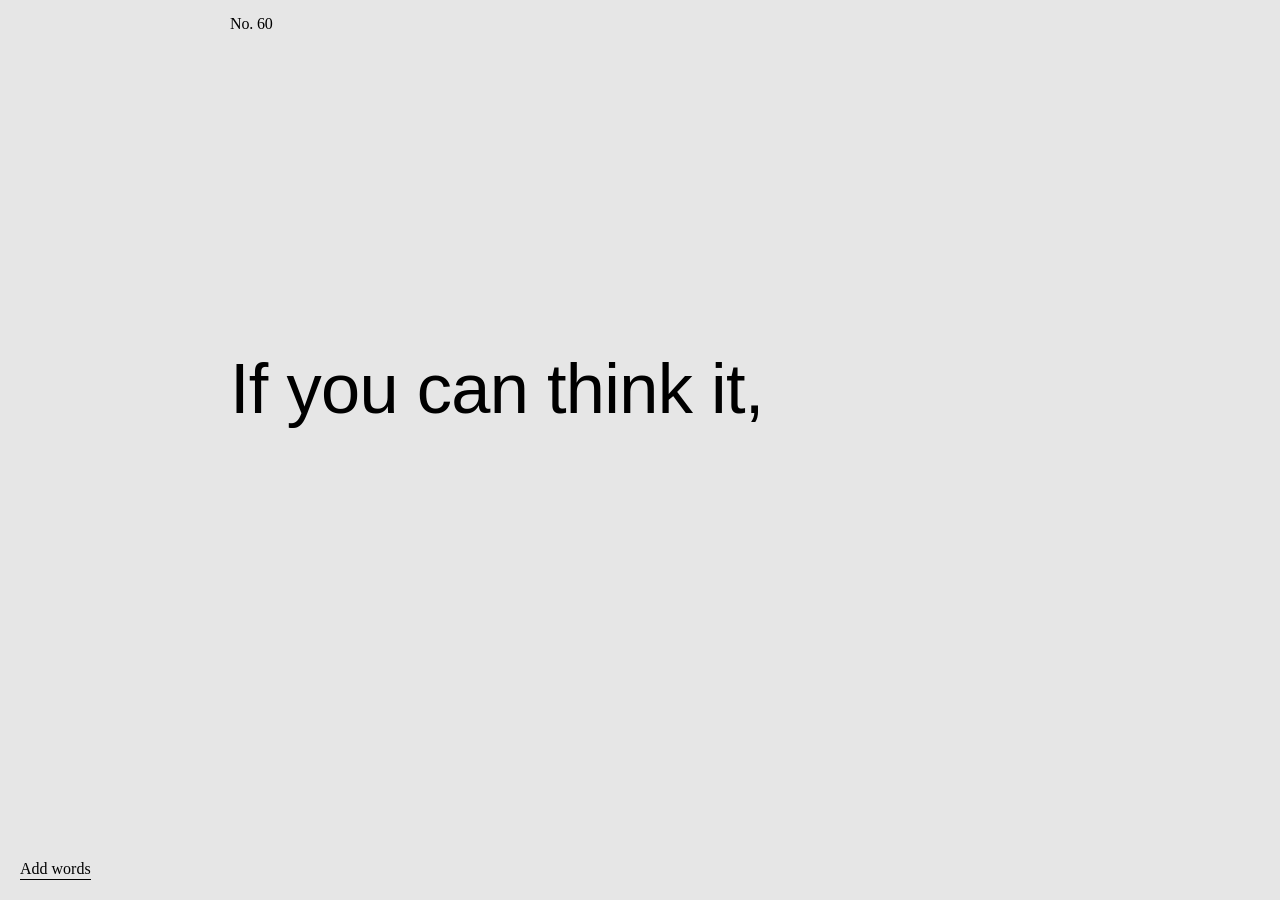
<file: index.html>
<!DOCTYPE html>
<html lang="en">
<head>
  <meta charset="UTF-8">
  <meta name="viewport" content="width=device-width, initial-scale=1.0, viewport-fit=cover">
  <meta name="theme-color" id="themeColor" content="#E6E6E6"> <!-- kept in step with the page by js/app.js (syncChromeColor) -->
  <title>Words We Keep</title>
  <link rel="preconnect" href="https://fonts.wordswekeep.org"> <!-- every font, Google's included, comes from the site's fonts Worker (workers/fonts) -->
  <link rel="preconnect" href="https://fonts.wordswekeep.org" crossorigin>
  <link href="https://fonts.wordswekeep.org/css2?family=Cal+Sans&family=Crimson+Pro:ital@0;1&family=Instrument+Serif:ital@0;1&family=Noto+Sans:wght@400;500&family=Noto+Sans+JP:wght@400;500&family=Noto+Sans+KR:wght@400;500&family=Noto+Sans+SC:wght@400;500;700&family=Noto+Sans+TC:wght@400;500;700&family=Noto+Serif+SC:wght@500&family=Ming+SC&family=Ming+TC&family=Noto+Serif:ital@0;1&family=Noto+Sans+Arabic:wght@400;500&family=Noto+Sans+Hebrew&family=Noto+Sans+Thai&family=Noto+Sans+Devanagari&family=Noto+Serif+Hebrew&family=Noto+Serif+Thai&family=Noto+Serif+Devanagari&family=BIZ+UDPMincho&family=Gowun+Batang&family=Cormorant+Garamond&family=GFS+Didot&family=Scheherazade+New&family=Murecho:wght@700&family=IBM+Plex+Sans+KR:wght@700&family=Golos+Text:wght@600&family=Commissioner:wght@700&family=Alexandria:wght@700&family=IBM+Plex+Sans+Hebrew:wght@400;600&family=Bai+Jamjuree:wght@500;600&family=Poppins:wght@400;700&family=Sorts+Mill+Goudy&display=swap" rel="stylesheet">
  <!-- The language button's own fonts (js/app.js → LANG_BUTTON): only the pieces with its labels' letters load. -->
  <link href="https://fonts.wordswekeep.org/css2?family=Inter:wght@500&family=Manrope:wght@600&family=IBM+Plex+Sans+Arabic:wght@400&family=Hind+Siliguri:wght@400&family=Noto+Sans+Tamil:wght@400&display=swap" rel="stylesheet">
  <!-- Search and link previews (the share image: 1200 × 630; the iPhone home-screen icon: 180 × 180) -->
  <meta name="description" content="A collection of words from every culture, time, and corner of life, shared by the people who hold them close. Discover them, or share the ones you keep.">
  <meta property="og:type" content="website">
  <meta property="og:site_name" content="Words We Keep">
  <meta property="og:title" content="Words We Keep">
  <meta property="og:description" content="A collection of words from every culture, time, and corner of life, shared by the people who hold them close. Discover them, or share the ones you keep.">
  <link rel="canonical" href="https://wordswekeep.org/">
  <meta property="og:url" content="https://wordswekeep.org/">
  <meta property="og:image" content="https://wordswekeep.org/assets/share.png">
  <meta property="og:image:width" content="1200">
  <meta property="og:image:height" content="630">
  <meta property="og:image:alt" content="Words We Keep">
  <meta name="twitter:card" content="summary_large_image">
  <!-- The site's name for search results (Google: "site names") -->
  <script type="application/ld+json">
  {
    "@context": "https://schema.org",
    "@type": "WebSite",
    "name": "Words We Keep",
    "url": "https://wordswekeep.org/"
  }
  </script>
  <link rel="apple-touch-icon" href="assets/apple-touch-icon.png">
  <link rel="icon" href="assets/favicon.svg?v=2" type="image/svg+xml">
  <link rel="stylesheet" href="css/tokens.css">
  <link rel="stylesheet" href="css/app.css">
  <link rel="stylesheet" href="css/form.css"> <!-- the fields and buttons of the thoughts box in notes (one style everywhere) -->
  <link rel="stylesheet" href="css/fonts.css">
</head>
<body>
  <div class="app is-typing" id="app" data-mode="main"> <!-- is-typing: Notes and the arrows stay hidden from the first paint until the quote has typed itself in (js/app.js → arrive) -->

    <!-- Main: one quote per screen, snapping deck -->
    <main class="deck" id="deck" aria-live="polite">
      <div class="track" id="track"></div>
    </main>

    <!-- Notes mode -->
    <section class="notes" id="notes" aria-label="Notes" hidden>
      <ul class="n-cats" id="nCats"></ul>
      <div class="n-pin" id="nPin">
        <div class="n-meta n-from">
          <p>Words from</p>
          <p class="n-indent n-indent--from" id="nFrom"></p>
        </div>
        <div class="q-wrap" id="nQuoteWrap"></div>
        <div id="nVideoPin"></div>
      </div>
      <div class="n-col" id="nCol">
        <div id="nVideoCol"></div>
        <div class="n-meta n-kept">
          <p>Kept by</p>
          <p class="n-indent n-indent--kept" id="nKept"></p>
        </div>
        <div class="n-body" id="nBody"></div>
      </div>
    </section>
    <!-- Mobile notes: the fading top bar (outside the scroller so it stays put; see .app in app.css) -->
    <div class="n-topfade" aria-hidden="true"></div>
    <div class="n-warm" id="nWarm" aria-hidden="true"></div> <!-- the notes' words, out of sight: their fonts load before Notes is pressed (js/app.js → warmNotesSoon) -->

    <!-- Chrome -->
    <button class="chrome menu-btn" id="menuBtn" aria-label="Menu"><svg class="sym" id="markSym" viewBox="0 0 60 60" aria-hidden="true"></svg></button> <!-- the current category's symbol, drawn by js/app.js (Symbols) -->
    <p class="chrome number" id="number"></p>
    <button class="chrome link notes-btn" id="notesBtn">Notes</button>
    <button class="chrome link add-btn" id="addBtn" role="link" data-href="add">Add words</button> <!-- a button, not <a href>: no address strip on hover (js/app.js → follow) -->
    <button class="chrome player" id="player" aria-label="Play background music" aria-pressed="false" hidden><span class="icon player-icon"></span><span class="player-name" aria-hidden="true"><span class="player-roll"><span></span><span></span></span></span></button> <!-- the music: one button, play / pause (js/app.js → Music, js/music.js); the name twice, to roll round -->
    <button class="chrome link n-next" id="nNext">Next</button> <!-- a phone, in notes: on to the next quote's notes; it stays put, bottom right, and shows once the notes have been read to their end (js/app.js → notesGo, syncNext) -->
    <div class="chrome arrows">
      <button id="prevBtn" aria-label="Previous quote"><span class="arrow-crop"><span class="icon icon-arrow"></span></span></button> <!-- .arrow-crop: the box a pressed arrow rolls in (js/app.js → press) -->
      <button id="nextBtn" aria-label="Next quote"><span class="arrow-crop"><span class="icon icon-arrow icon-arrow--down"></span></span></button>
    </div>

    <!-- Word annotation overlay -->
    <div class="overlay ann-overlay" id="annOverlay" hidden>
      <button class="x-btn ann-back" id="annBack" aria-label="Close"></button>
      <p class="ann-word" id="annWord"></p>
      <p class="ann-text" id="annText"></p>
    </div>

    <!-- Video overlay -->
    <div class="overlay video-overlay" id="videoOverlay" hidden>
      <div class="video-box" id="videoBox">
        <button class="x-btn video-close" id="videoClose" aria-label="Close"></button>
        <div class="video-frame" id="videoFrame"></div>
      </div>
    </div>

    <!-- A word at the foot of the window ("Video not available."): js/app.js → toast -->
    <p class="toast" id="toast" role="status" aria-live="polite" hidden></p>

    <!-- Menu -->
    <nav class="menu" id="menu" aria-label="Categories" hidden>
      <button class="link menu-back" id="menuBack">Back</button>
      <svg class="sym menu-sym" id="menuSym" viewBox="0 0 60 60" aria-hidden="true"></svg> <!-- one symbol for the whole menu: it redraws into the previewed category's -->
      <ul class="cat-list" id="catList"></ul>
      <aside class="cat-desc">
        <p id="catDescText"></p>
        <span class="cat-desc-line" aria-hidden="true"></span>
        <p id="catCount"></p>
      </aside>
      <button class="menu-apply" id="menuApply"></button>
      <button class="link menu-privacy" id="menuPrivacy" role="link" data-href="privacy" data-out>Privacy</button> <!-- bottom right, on the line of "Add words", which stays over the menu (Bill, 2026-10-18; js/app.js → openMenu); in a new tab (data-out), the archive staying as it is -->
    </nav>
  </div>

  <!-- "Scan" effect for entering notes: RGB-split filters are generated into these defs by
       js/app.js (scanIn), at a strength that depends on how far down the screen an item sits.
       Native SVG filters — no library, no external code. -->
  <svg width="0" height="0" style="position:absolute" aria-hidden="true" focusable="false">
    <defs id="rgbDefs"></defs>
  </svg>

  <noscript>Words We Keep needs JavaScript to show its quotes.</noscript>
  <script src="js/music.js"></script>
  <script src="js/app.js"></script>
</body>
</html>
</file>
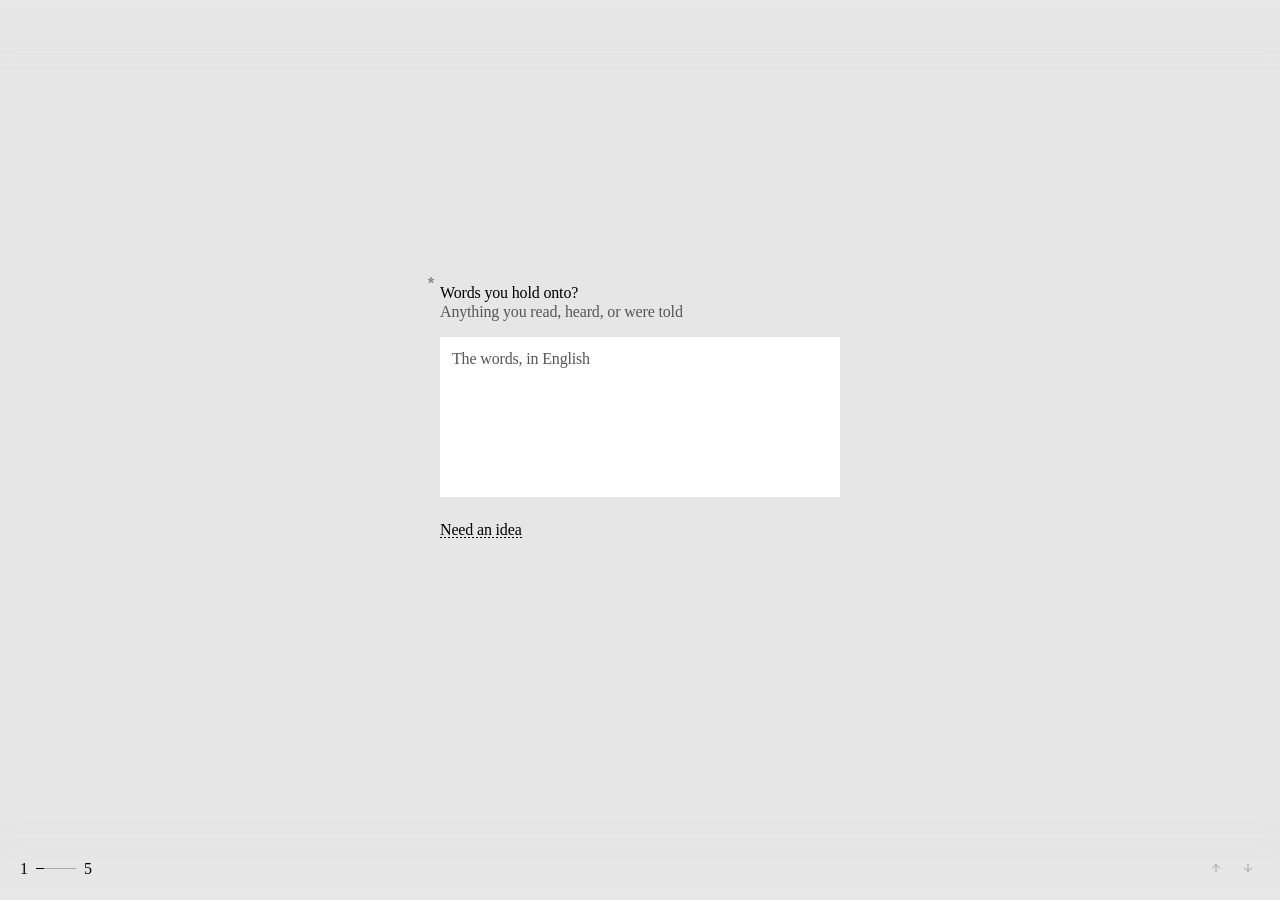
<file: add.html>
<!DOCTYPE html>
<html lang="en">
<head>
  <meta charset="UTF-8">
  <meta name="viewport" content="width=device-width, initial-scale=1.0, viewport-fit=cover">
  <meta name="theme-color" id="themeColor" content="#E6E6E6"> <!-- kept in step with the page by js/form.js -->
  <title>Add Words · Words We Keep</title>
  <link rel="preconnect" href="https://fonts.wordswekeep.org"> <!-- every font, Google's included, comes from the site's fonts Worker (workers/fonts) -->
  <link rel="preconnect" href="https://fonts.wordswekeep.org" crossorigin>
  <link href="https://fonts.wordswekeep.org/css2?family=Crimson+Pro:ital@0;1&family=Noto+Sans:wght@400;500&family=Noto+Sans+JP:wght@400;500&family=Noto+Sans+KR:wght@400;500&family=Noto+Sans+SC:wght@400;500&family=Noto+Sans+TC:wght@400;500&family=Noto+Serif:ital@0;1&family=Noto+Sans+Arabic&family=Noto+Sans+Hebrew&family=Noto+Sans+Thai&family=Noto+Sans+Devanagari&display=swap" rel="stylesheet">
  <!-- Search and link previews (the share image: 1200 × 630; the iPhone home-screen icon: 180 × 180) -->
  <meta name="description" content="Share a quote that matters to you, something you read, heard or were told, and the story behind it. It only takes a few minutes, and you can stay anonymous.">
  <meta property="og:type" content="website">
  <meta property="og:site_name" content="Words We Keep">
  <meta property="og:title" content="Add Words · Words We Keep">
  <meta property="og:description" content="Share a quote that matters to you, something you read, heard or were told, and the story behind it. It only takes a few minutes, and you can stay anonymous.">
  <link rel="canonical" href="https://wordswekeep.org/add">
  <meta property="og:url" content="https://wordswekeep.org/add">
  <meta property="og:image" content="https://wordswekeep.org/assets/share.png">
  <meta property="og:image:width" content="1200">
  <meta property="og:image:height" content="630">
  <meta property="og:image:alt" content="Words We Keep">
  <meta name="twitter:card" content="summary_large_image">
  <link rel="apple-touch-icon" href="assets/apple-touch-icon.png">
  <link rel="icon" href="assets/favicon.svg?v=2" type="image/svg+xml">
  <link rel="stylesheet" href="css/tokens.css">
  <link rel="stylesheet" href="css/app.css">
  <link rel="stylesheet" href="css/form.css">
  <!-- Arriving from the archive: mark it before the first paint, so the form's blocks are hidden
       until they fade up (js/form.js plays the entrance and clears both classes). -->
  <script>try { const a = sessionStorage.getItem('wwk-arrive'); if (a) document.documentElement.classList.add('is-arriving'); if (a === 'menu') document.documentElement.classList.add('is-from-menu'); } catch (e) {}</script> <!-- is-from-menu: the archive's menu was open, no logo was there to carry over: it fades in too (css/form.css) -->
</head>
<body>
  <div class="form" id="form">

    <!-- The five steps + the thank-you screen, one screen each, stacked; js/form.js slides the
         stack (Typeform-style: Next / arrows / wheel / swipe / keys, forward gated by validation). -->
    <div class="steps" id="steps">

      <!-- 1 · The words -->
      <section class="step" data-step="0" aria-label="Step 1 of 5">
        <div class="content">
          <div class="group group--16">
            <!-- The question, or in its place a prompt from "Need an idea" (js/form.js → ideas; Bill, 2026-10-22):
                 one face shows at a time; the asterisk hangs off the question block and stays through a change. -->
            <div class="q">
              <div class="q-face" id="qOwn">
                <div class="q-title"><p>Words you hold onto?</p></div>
                <p class="q-desc" id="textDesc">Anything you read, heard, or were told</p> <!-- after a reload, "We kept your words from last time" (js/form.js → draft) -->
              </div>
              <div class="q-face" id="qIdea" hidden aria-live="polite"><div class="q-title"><p></p></div></div>
              <span class="icon req" aria-hidden="true"></span>
            </div>
            <div class="stack">
              <div class="fw"><textarea class="field" id="fText" placeholder="The words, in English" rows="3" required aria-label="The words, in English"></textarea></div>
              <div class="fold" id="fOriginalWrap" hidden><div class="fw fw--closable"><textarea class="field" id="fOriginal" placeholder="The words in original language" rows="3" aria-label="The words in original language"></textarea><button type="button" class="fw-close" id="origClose" aria-label="Remove the original language"><span class="icon icon-x"></span></button></div></div>
            </div>
            <!-- "Need an idea" while the field is empty, "In original language +" once it is not: one place, one at a time. -->
            <div class="fold is-open" id="origToggleWrap"><div class="idea-row">
              <div class="reveal" id="origToggleIn"><button type="button" class="more" id="origToggle"><span>In original language</span><span class="icon icon-plus"></span></button></div>
              <div class="reveal is-in" id="ideaIn"><button type="button" class="more" id="ideaBtn"><span class="idea-label"><span id="ideaNeed">Need an idea</span><span id="ideaMore" class="is-out">Another idea</span></span></button></div>
            </div></div>
          </div>
          <!-- Appears in its own kept space once the step's required fields are filled (js/form.js → refresh).
               The words already in the collection (js/form.js → sameWords; Bill, 2026-10-18): the line fades in
               above, in space kept for it, and Next gives way to "Continue" + "Add thoughts instead" in its place. -->
          <div class="reveal next-wrap">
            <div class="dup-note" id="dupNote"><p>We found <span role="link" tabindex="0" data-href="./" data-out id="dupSee">matching or similar words</span> in our&nbsp;collection.</p></div>
            <div class="next-btns" id="nextBtns">
              <button type="button" class="btn" data-next disabled>Next</button>
              <div class="dup-pair" id="dupPair" inert>
                <button type="button" class="btn" data-next>Continue</button>
                <button type="button" class="btn btn--primary" id="dupGo">Add thoughts instead</button>
              </div>
            </div>
          </div>
        </div>
      </section>

      <!-- 2 · Categories -->
      <section class="step" data-step="1" style="--dy: 15px" aria-label="Step 2 of 5">
        <div class="content">
          <div class="group group--16">
            <div class="q">
              <div class="q-title"><p>What do these words fall under?</p><span class="icon req" aria-hidden="true"></span></div>
              <p class="q-desc">Select all that apply</p>
            </div>
            <div class="cat-grid" id="catList" role="group" aria-label="Categories"></div>
          </div>
          <div class="reveal next-wrap"><button type="button" class="btn" data-next disabled>Next</button></div> <!-- appears in its own kept space once the step's required fields are filled (js/form.js → refresh) -->
        </div>
      </section>

      <!-- 3 · Author + source -->
      <section class="step" data-step="2" aria-label="Step 3 of 5">
        <div class="content">
          <div class="group">
            <div class="q"><div class="q-title"><p>Who said or wrote it?</p><span class="icon req" aria-hidden="true"></span></div></div>
            <div class="stack">
              <div class="fw" id="fWho"></div>
              <div class="fold is-open is-settled" id="fNameRowWrap"><div class="row">
                <div class="fw"><input class="field" id="fName" type="text" placeholder="Name" autocomplete="off" aria-label="Name"></div>
                <div class="fw" id="fCountry"></div>
              </div></div>
              <div class="fold" id="fNativeWrap" hidden><div class="fw"><input class="field" id="fNative" type="text" placeholder="Name in original language" autocomplete="off" aria-label="Name in original language"></div></div>
              <div class="fold" id="fOriginWrap" hidden><div class="fw" id="fOrigin"></div></div>
            </div>
          </div>
          <div class="group reveal" id="sourceGroup"> <!-- appears in its kept space once "Who said or wrote it?" is answered (js/form.js → refresh) -->
            <div class="q"><div class="q-title"><p>Where can we find this quote?</p></div></div>
            <div class="stack">
              <div class="row">
                <div class="fw" id="fKind"></div>
                <div class="fw" id="fYear"></div>
              </div>
              <div class="fold" id="fSrcCountryWrap" hidden><div id="fSrcCountrySlot"></div></div> <!-- a fictional character: the country of the film, show or book, here rather than beside the name (js/form.js → showWho moves #fCountry in) -->
              <div class="fold" id="fTitleWrap" hidden><div class="fw"><input class="field" id="fTitle" type="text" placeholder="Source name" autocomplete="off" aria-label="Source name"></div></div>
              <div class="fold" id="fSourceLinkWrap" hidden><div class="fw"><input class="field" id="fSourceLink" type="url" placeholder="Source link" autocomplete="off" inputmode="url" aria-label="Source link"></div></div>
            </div>
            <div class="fold" id="sourceNote" hidden><div><p class="send-note source-note">We filled in the source for you, since it’s <span role="link" tabindex="0" data-href="./" data-out id="sourceGo">already in the collection</span>.</p></div></div> <!-- the source matches a quote already here: it unfolds under the source (one-line fields, so no space is kept; js/form.js → sameSource) -->
          </div>
          <div class="reveal next-wrap"><button type="button" class="btn" data-next disabled>Next</button></div> <!-- appears in its own kept space once the step's required fields are filled (js/form.js → refresh) -->
        </div>
      </section>

      <!-- 4 · Context + annotations -->
      <section class="step" data-step="3" aria-label="Step 4 of 5">
        <div class="content">
          <div class="group">
            <div class="q"><div class="q-title"><p>Any context?</p></div></div>
            <div class="fw"><textarea class="field field--tall" id="fContext" placeholder="The story behind them, or the passage they come from" rows="5" aria-label="The story behind them, or the passage they come from"></textarea></div>
            <button type="button" class="more" id="annToggle"><span id="annLabel">Annotate specific words</span><span class="icon icon-arrow icon-arrow--right"></span></button>
          </div>
          <button type="button" class="btn" data-next id="ctxNext">Skip</button>
        </div>
      </section>

      <!-- 5 · Reflection + name -->
      <section class="step" data-step="4" aria-label="Step 5 of 5">
        <div class="content"> <!-- (24 to "Add words", as every step to its button: Bill, 2026-10-24; it was 40) -->
          <!-- As the thoughts box (Bill, 2026-10-10): the name rides 1 under the words, with no question of
               its own; it, then "Add words" and its line, appear once there are words, in space kept for
               them, so the box never moves while one types (js/form.js → refresh; 2026-10-11). -->
          <div class="group">
            <div class="q"><div class="q-title"><p>Why did this quote resonate with you?</p><span class="icon req" aria-hidden="true"></span></div></div>
            <div class="stack">
              <div class="fw"><textarea class="field field--taller" id="fReflection" placeholder="A turning point, a realization, a quiet recognition" rows="7" required aria-label="Why did this quote resonate with you?"></textarea></div>
              <div class="reveal" id="fKeptByWrap"><div class="fw"><input class="field" id="fKeptBy" type="text" placeholder="First name or nickname, optional" autocomplete="given-name" aria-label="First name or nickname, optional"></div></div>
            </div>
          </div>
          <!-- Honeypot: humans never see it; a bot that fills it is dropped by the worker. -->
          <div class="hp" aria-hidden="true"><input type="text" id="fWebsite" name="website" tabindex="-1" autocomplete="off"></div>
          <div class="reveal" id="submitWrap"><div>
            <button type="button" class="btn btn--primary" id="submitBtn" disabled>Add words</button>
            <p class="send-note" id="sendNote" aria-live="polite">These words join the collection once approved. <span role="link" tabindex="0" data-href="privacy" data-out>How we keep them</span></p> <!-- the privacy page, in a new tab (css/form.css → .send-note) -->
          </div></div>
        </div>
      </section>

      <!-- 6 · Done -->
      <section class="step" data-step="5" aria-label="Words submitted">
        <!-- Figma 227:3992. The All symbol at the menu's size, drawn in by js/form.js (showDone) once the
             top left logo has drawn itself out; then the text and the buttons fade up. -->
        <div class="content content--40 done" id="done">
          <div class="done-sym"><svg class="sym" id="doneSym" viewBox="0 0 60 60" aria-hidden="true"></svg></div>
          <p class="done-text" id="doneText">Thank you for sharing these words!<br>You just made the collection a little wiser.<br>We will take it from here.</p> <!-- one sentence a line (Bill, 2026-10-28) -->
          <!-- "Add another" alone, then "Back to collection" as a text link, right-aligned 24 under it (Bill, 2026-10-28;
               it was "View collection" + "Add another", two buttons side by side). -->
          <div class="done-btns">
            <button type="button" class="btn btn--primary" id="againBtn">Add another</button>
            <button type="button" class="link" role="link" data-href="./">Back to collection</button>
          </div>
        </div>
      </section>
    </div>

    <!-- Top and bottom guards: the page colour fading in over a progressive blur, so a tall step's
         content dissolves under the chrome instead of cutting off (like the notes-mode top fade). -->
    <div class="guard guard--top" aria-hidden="true"></div>
    <div class="guard guard--bottom" aria-hidden="true"></div>

    <!-- Chrome -->
    <button type="button" class="chrome home" role="link" data-href="./" aria-label="Words We Keep"><span class="icon icon-mark"></span><svg class="sym" id="homeSym" viewBox="0 0 60 60" aria-hidden="true"></svg></button> <!-- the still logo; the svg takes over when it has to draw itself out or in (js/form.js) -->
    <p class="chrome count" id="count" aria-live="polite" aria-label="Step 1 of 5">
      <span class="pager-num"><span class="pager-roll" id="pageCur"><span>1</span></span></span>
      <span class="pager-track" aria-hidden="true"><span class="pager-fill" id="pageFill"></span></span>
      <span class="pager-num" id="pageTotal">5</span>
    </p>
    <div class="chrome arrows">
      <button id="prevBtn" aria-label="Previous"><span class="arrow-crop"><span class="icon icon-arrow"></span></span></button> <!-- .arrow-crop: the box a pressed arrow rolls in (js/form.js → press) -->
      <button id="nextBtn" aria-label="Next"><span class="arrow-crop"><span class="icon icon-arrow icon-arrow--down"></span></span></button>
    </div>

    <!-- Word annotations (step 4) -->
    <div class="ann-sheet" id="annSheet" hidden>
      <div class="guard guard--top" aria-hidden="true"></div>
      <div class="guard guard--bottom" aria-hidden="true"></div>
      <button type="button" class="link chrome ann-cancel" id="annCancel">Cancel</button>
      <!-- The words to look back at, once the rows have scrolled them away (js/form.js → refCheck;
           Figma 516:9, 522:153, 523:254). Desktop: on the left under Cancel. Tablet and phone: this
           button, top right, opens them in the top bar. -->
      <button type="button" class="chrome ann-ref-btn" id="annRefBtn" aria-label="Show the words" aria-expanded="false" aria-controls="annRef"><span class="icon icon-ref" aria-hidden="true"></span></button>
      <div class="ann-ref" id="annRef" inert>
        <button type="button" class="ann-lang" id="annRefLang" hidden></button>
        <p class="ann-quote ann-ref-quote" id="annRefQuote"></p>
      </div>
      <div class="ann-scroll">
      <div class="content content--40">
        <div class="group group--11 ann-head">
          <!-- With words in the original language: shows the quote in the other language (js/form.js → annLang). -->
          <button type="button" class="ann-lang" id="annLang" hidden></button>
          <p>Words you entered:</p>
          <p class="ann-quote" id="annQuote"></p>
        </div>
        <div class="group group--24">
          <div class="ann-rows" id="annRows"></div>
          <div class="fold" id="annAnotherWrap" hidden><div><button type="button" class="more more--flat" id="annAnother"><span>Another</span><span class="icon icon-plus"></span></button></div></div>
        </div>
        <div class="fold" id="annSaveWrap" hidden><div><button type="button" class="btn" id="annSave">Save annotation</button></div></div>
      </div>
      </div>
    </div>
  </div>

  <!-- Asks before something is taken away (js/form.js → ask): removing the original language
       with annotations of its own. -->
  <div class="popup-layer" id="popup" hidden>
    <div class="popup" role="dialog" aria-modal="true" aria-labelledby="popupText">
      <p id="popupText"></p>
      <div class="popup-btns">
        <button type="button" class="btn" id="popupNo">Keep it</button>
        <button type="button" class="btn btn--primary" id="popupYes">Remove</button>
      </div>
    </div>
  </div>

  <noscript>Words We Keep needs JavaScript to add words.</noscript>
  <script src="js/music.js"></script> <!-- the sound as "Words submitted" comes in (js/form.js → showDone); no music here -->
  <script src="js/form.js"></script>
</body>
</html>
</file>
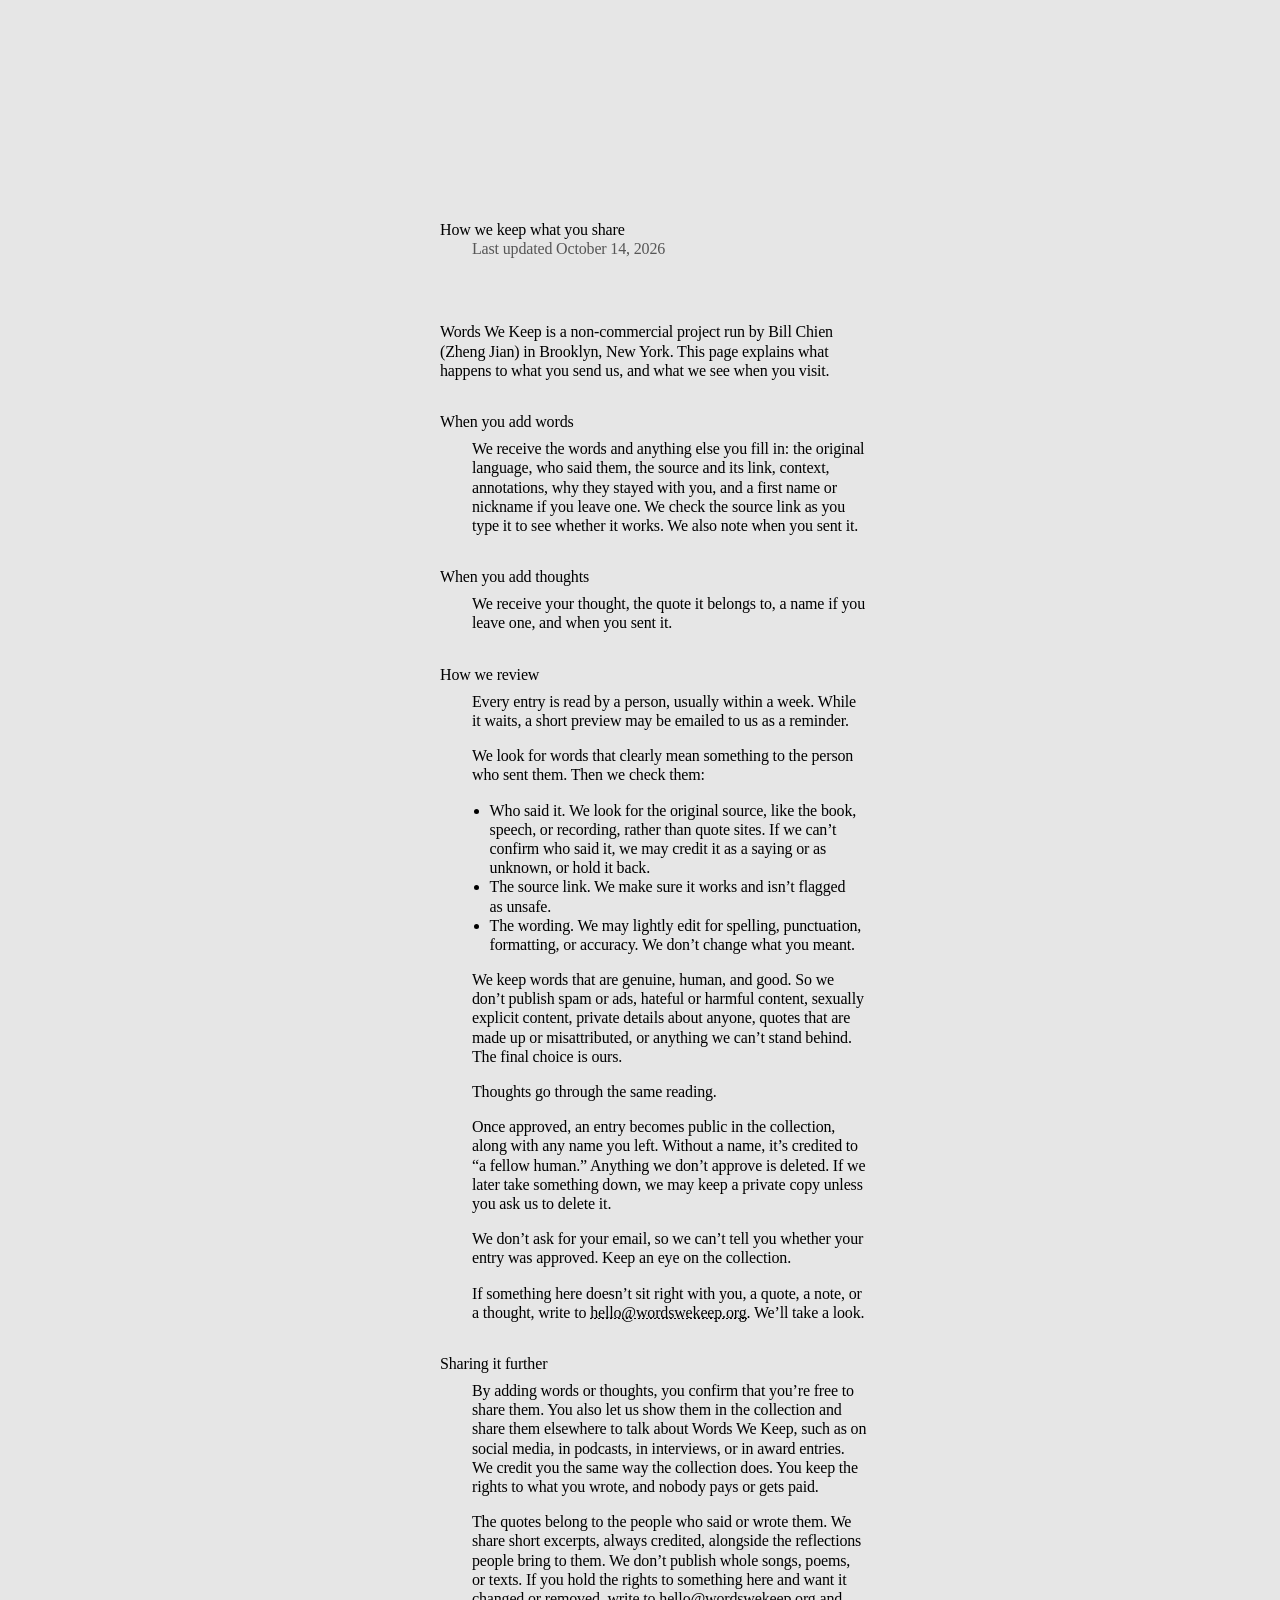
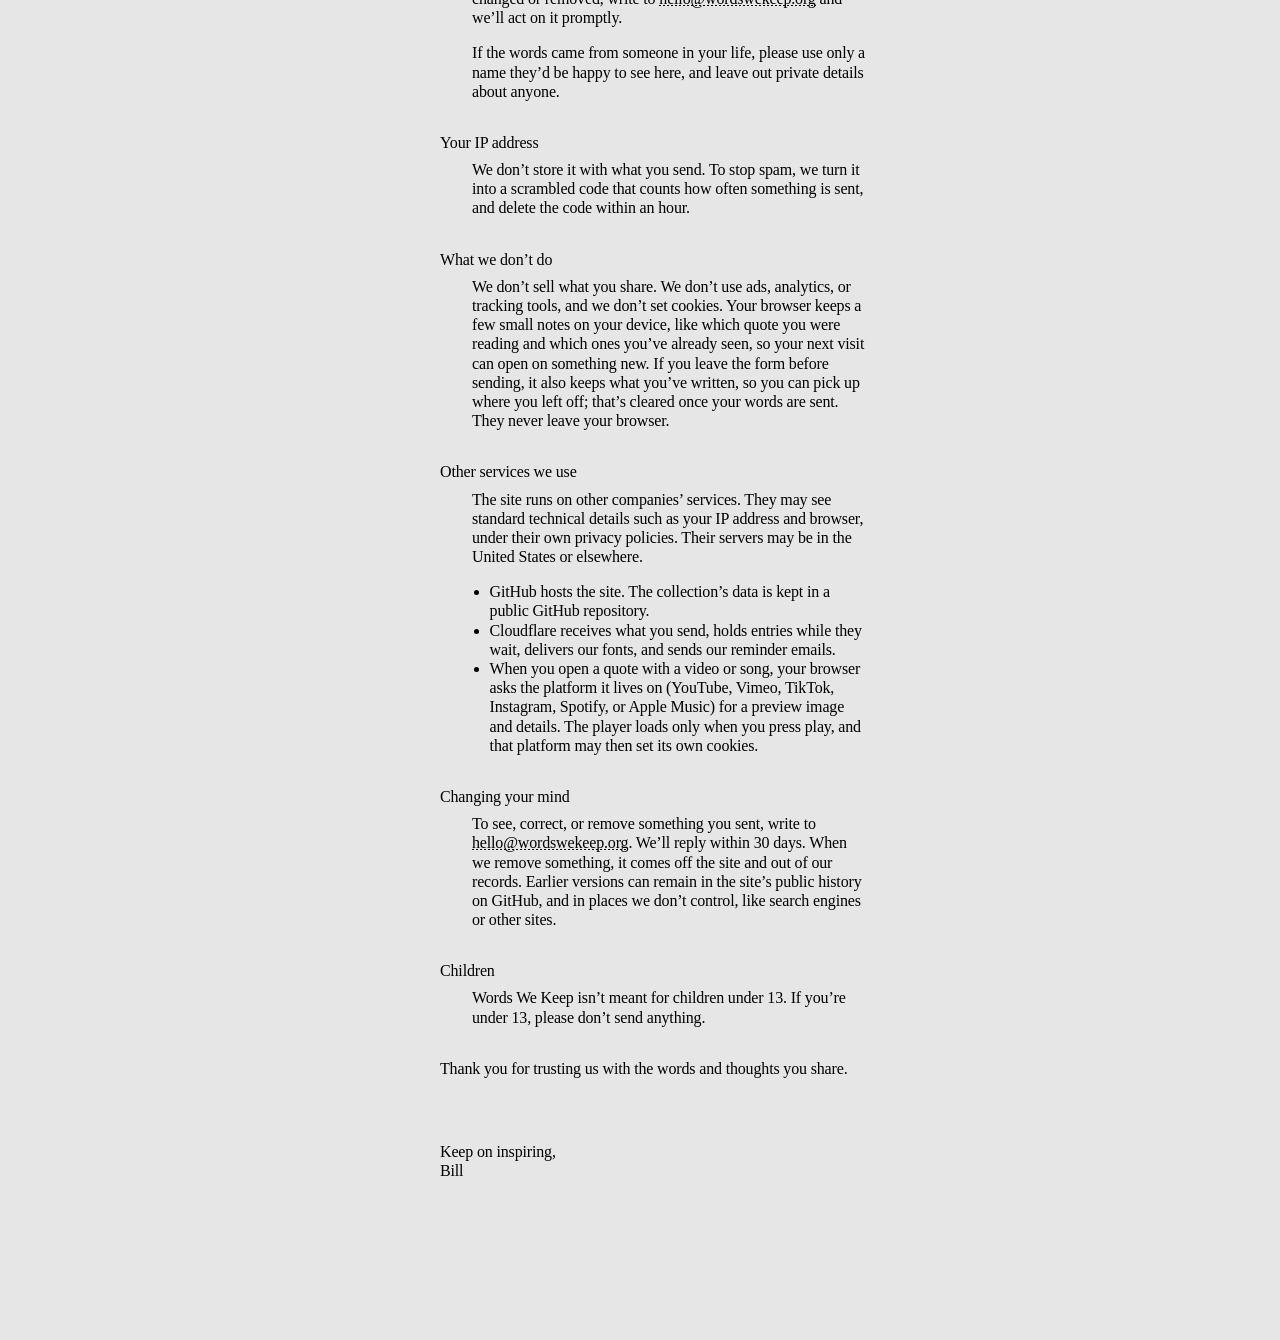
<file: privacy.html>
<!DOCTYPE html>
<html lang="en" class="pv-page">
<head>
  <meta charset="UTF-8">
  <meta name="viewport" content="width=device-width, initial-scale=1.0, viewport-fit=cover">
  <meta name="theme-color" content="#E6E6E6">
  <title>Privacy · Words We Keep</title>
  <link rel="preconnect" href="https://fonts.wordswekeep.org"> <!-- every font, Google's included, comes from the site's fonts Worker (workers/fonts) -->
  <link rel="preconnect" href="https://fonts.wordswekeep.org" crossorigin>
  <link href="https://fonts.wordswekeep.org/css2?family=Crimson+Pro:ital@0;1&display=swap" rel="stylesheet">
  <!-- Search and link previews (the share image: 1200 × 630; the iPhone home-screen icon: 180 × 180) -->
  <meta name="description" content="How Words We Keep handles the words and thoughts you share, and what we see when you visit.">
  <meta property="og:type" content="website">
  <meta property="og:site_name" content="Words We Keep">
  <meta property="og:title" content="Privacy · Words We Keep">
  <meta property="og:description" content="How Words We Keep handles the words and thoughts you share, and what we see when you visit.">
  <link rel="canonical" href="https://wordswekeep.org/privacy">
  <meta property="og:url" content="https://wordswekeep.org/privacy">
  <meta property="og:image" content="https://wordswekeep.org/assets/share.png">
  <meta property="og:image:width" content="1200">
  <meta property="og:image:height" content="630">
  <meta property="og:image:alt" content="Words We Keep">
  <meta name="twitter:card" content="summary_large_image">
  <link rel="apple-touch-icon" href="assets/apple-touch-icon.png">
  <link rel="icon" href="assets/favicon.svg?v=2" type="image/svg+xml">
  <link rel="stylesheet" href="css/tokens.css">
  <link rel="stylesheet" href="css/app.css">
  <link rel="stylesheet" href="css/privacy.css">
</head>
<body>
  <!-- Figma 540:2074. The All symbol, the menu's size, draws in top left; it takes you back to the
       collection (a button, not <a href>: no address strip on hover). The text sits in the notes'
       column, starting level with the symbol's foot (css/privacy.css, js/privacy.js). -->
  <button type="button" class="pv-home" role="link" data-href="./" aria-label="Words We Keep"><svg class="sym" id="pvSym" viewBox="0 0 60 60" aria-hidden="true"></svg></button>

  <main class="pv-col">
    <header class="pv-head">
      <h1>How we keep what you share</h1>
      <p class="pv-updated">Last updated October 14, 2026</p> <!-- written by hand, never by a build: change it only with the policy's words -->
    </header>

    <div class="pv-body">
      <p>Words We Keep is a non-commercial project run by Bill Chien (Zheng Jian) in Brooklyn, New York. This page explains what happens to what you send us, and what we see when you visit.</p>

      <section>
        <h2>When you add words</h2>
        <div class="pv-indent">
          <p>We receive the words and anything else you fill in: the original language, who said them, the source and its link, context, annotations, why they stayed with you, and a first name or nickname if you leave one. We check the source link as you type it to see whether it works. We also note when you sent it.</p>
        </div>
      </section>

      <section>
        <h2>When you add thoughts</h2>
        <div class="pv-indent">
          <p>We receive your thought, the quote it belongs to, a name if you leave one, and when you sent it.</p>
        </div>
      </section>

      <section>
        <h2>How we review</h2>
        <div class="pv-indent">
          <p>Every entry is read by a person, usually within a week. While it waits, a short preview may be emailed to us as a reminder.</p>
          <p>We look for words that clearly mean something to the person who sent them. Then we check them:</p>
          <ul>
            <li>Who said it. We look for the original source, like the book, speech, or recording, rather than quote sites. If we can’t confirm who said it, we may credit it as a saying or as unknown, or hold it back.</li>
            <li>The source link. We make sure it works and isn’t flagged as unsafe.</li>
            <li>The wording. We may lightly edit for spelling, punctuation, formatting, or accuracy. We don’t change what you meant.</li>
          </ul>
          <p>We keep words that are genuine, human, and good. So we don’t publish spam or ads, hateful or harmful content, sexually explicit content, private details about anyone, quotes that are made up or misattributed, or anything we can’t stand behind. The final choice is ours.</p>
          <p>Thoughts go through the same reading.</p>
          <p>Once approved, an entry becomes public in the collection, along with any name you left. Without a name, it’s credited to “a fellow human.” Anything we don’t approve is deleted. If we later take something down, we may keep a private copy unless you ask us to delete it.</p>
          <p>We don’t ask for your email, so we can’t tell you whether your entry was approved. Keep an eye on the collection.</p>
          <p>If something here doesn’t sit right with you, a quote, a note, or a thought, write to <span class="pv-mail" role="link" tabindex="0" data-href="mailto:hello@wordswekeep.org">hello@wordswekeep.org</span>. We’ll take a look.</p>
        </div>
      </section>

      <section>
        <h2>Sharing it further</h2>
        <div class="pv-indent">
          <p>By adding words or thoughts, you confirm that you’re free to share them. You also let us show them in the collection and share them elsewhere to talk about Words We Keep, such as on social media, in podcasts, in interviews, or in award entries. We credit you the same way the collection does. You keep the rights to what you wrote, and nobody pays or gets paid.</p>
          <p>The quotes belong to the people who said or wrote them. We share short excerpts, always credited, alongside the reflections people bring to them. We don’t publish whole songs, poems, or texts. If you hold the rights to something here and want it changed or removed, write to <span class="pv-mail" role="link" tabindex="0" data-href="mailto:hello@wordswekeep.org">hello@wordswekeep.org</span> and we’ll act on it promptly.</p>
          <p>If the words came from someone in your life, please use only a name they’d be happy to see here, and leave out private details about anyone.</p>
        </div>
      </section>

      <section>
        <h2>Your IP address</h2>
        <div class="pv-indent">
          <p>We don’t store it with what you send. To stop spam, we turn it into a scrambled code that counts how often something is sent, and delete the code within an hour.</p>
        </div>
      </section>

      <section>
        <h2>What we don’t do</h2>
        <div class="pv-indent">
          <p>We don’t sell what you share. We don’t use ads, analytics, or tracking tools, and we don’t set cookies. Your browser keeps a few small notes on your device, like which quote you were reading and which ones you’ve already seen, so your next visit can open on something new. If you leave the form before sending, it also keeps what you’ve written, so you can pick up where you left off; that’s cleared once your words are sent. They never leave your browser.</p>
        </div>
      </section>

      <section>
        <h2>Other services we use</h2>
        <div class="pv-indent">
          <p>The site runs on other companies’ services. They may see standard technical details such as your IP address and browser, under their own privacy policies. Their servers may be in the United States or elsewhere.</p>
          <ul>
            <li>GitHub hosts the site. The collection’s data is kept in a public GitHub repository.</li>
            <li>Cloudflare receives what you send, holds entries while they wait, delivers our fonts, and sends our reminder emails.</li>
            <li>When you open a quote with a video or song, your browser asks the platform it lives on (YouTube, Vimeo, TikTok, Instagram, Spotify, or Apple Music) for a preview image and details. The player loads only when you press play, and that platform may then set its own cookies.</li>
          </ul>
        </div>
      </section>

      <section>
        <h2>Changing your mind</h2>
        <div class="pv-indent">
          <p>To see, correct, or remove something you sent, write to <span class="pv-mail" role="link" tabindex="0" data-href="mailto:hello@wordswekeep.org">hello@wordswekeep.org</span>. We’ll reply within 30 days. When we remove something, it comes off the site and out of our records. Earlier versions can remain in the site’s public history on GitHub, and in places we don’t control, like search engines or other sites.</p>
        </div>
      </section>

      <section>
        <h2>Children</h2>
        <div class="pv-indent">
          <p>Words We Keep isn’t meant for children under 13. If you’re under 13, please don’t send anything.</p>
        </div>
      </section>

      <p>Thank you for trusting us with the words and thoughts you share.</p>
    </div>

    <p class="pv-sign">Keep on inspiring,<br>Bill</p>
  </main>

  <script type="module" src="js/privacy.js"></script>
</body>
</html>
</file>
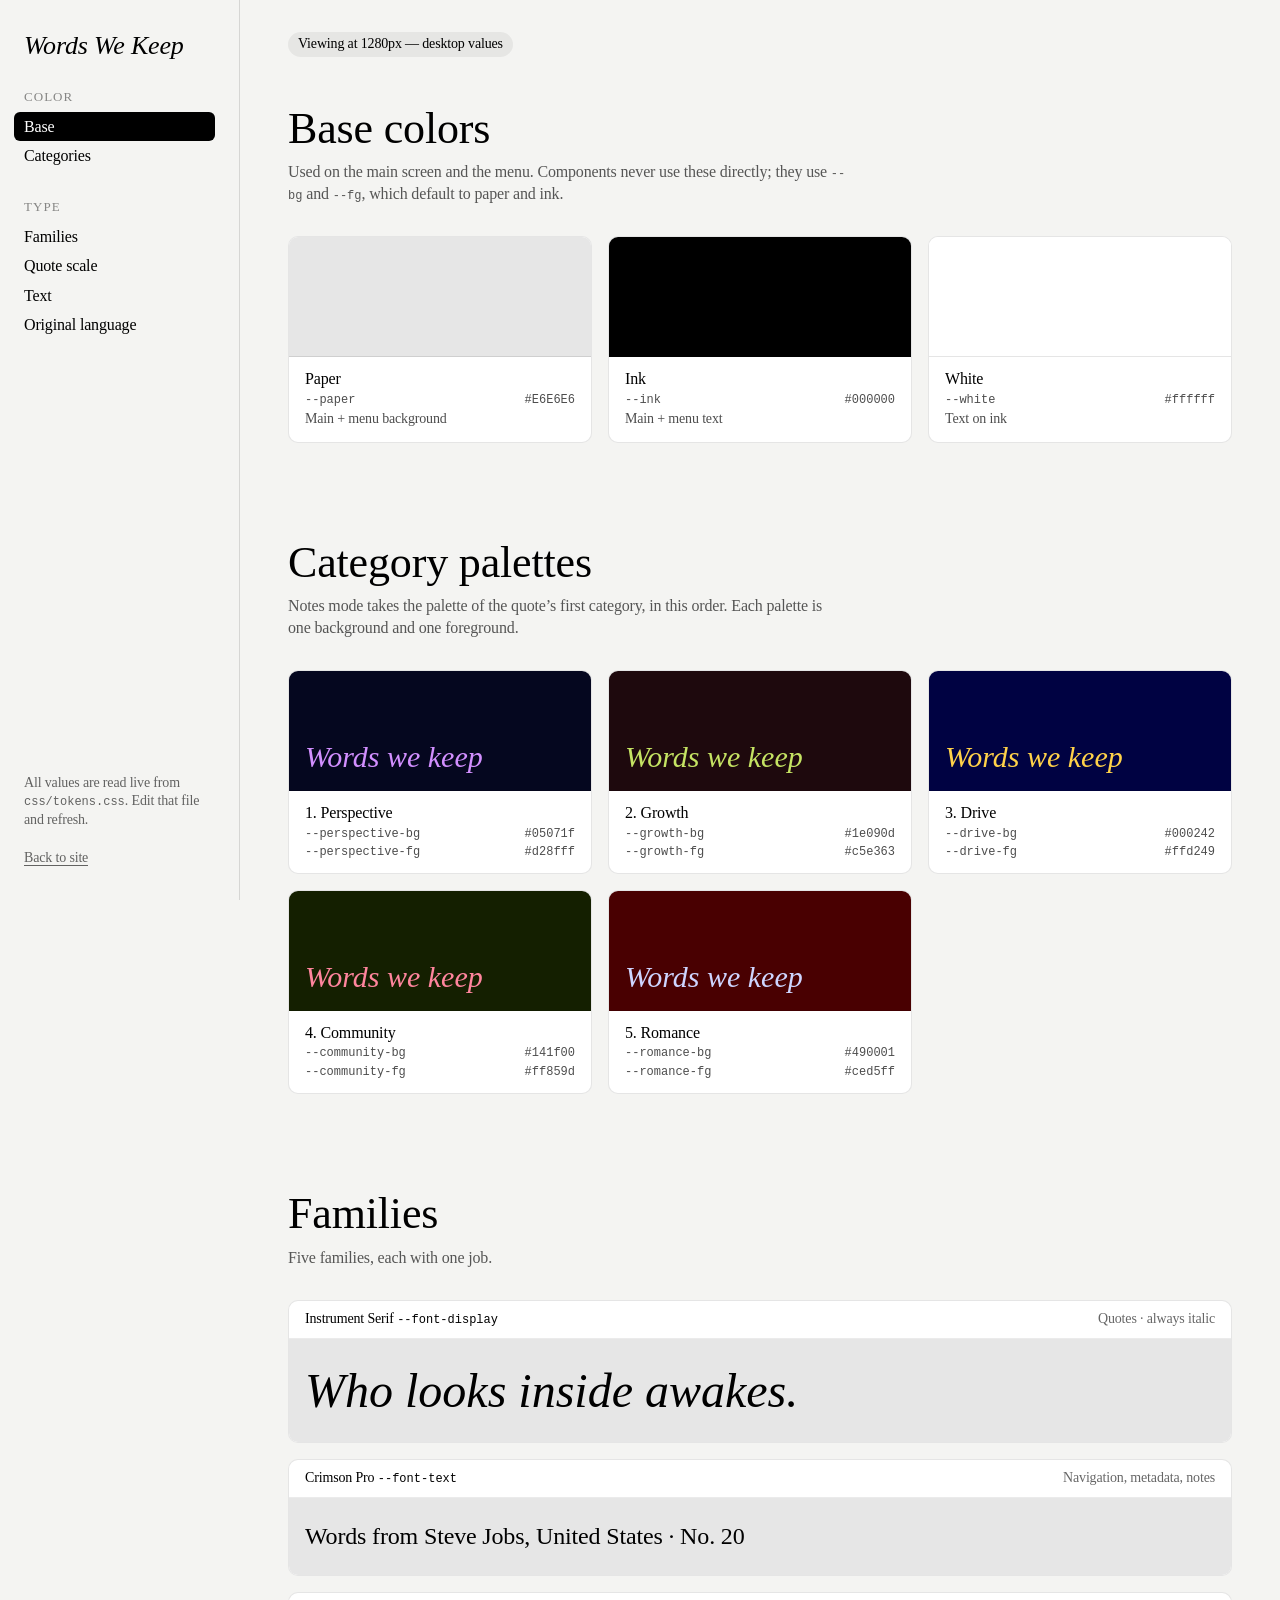
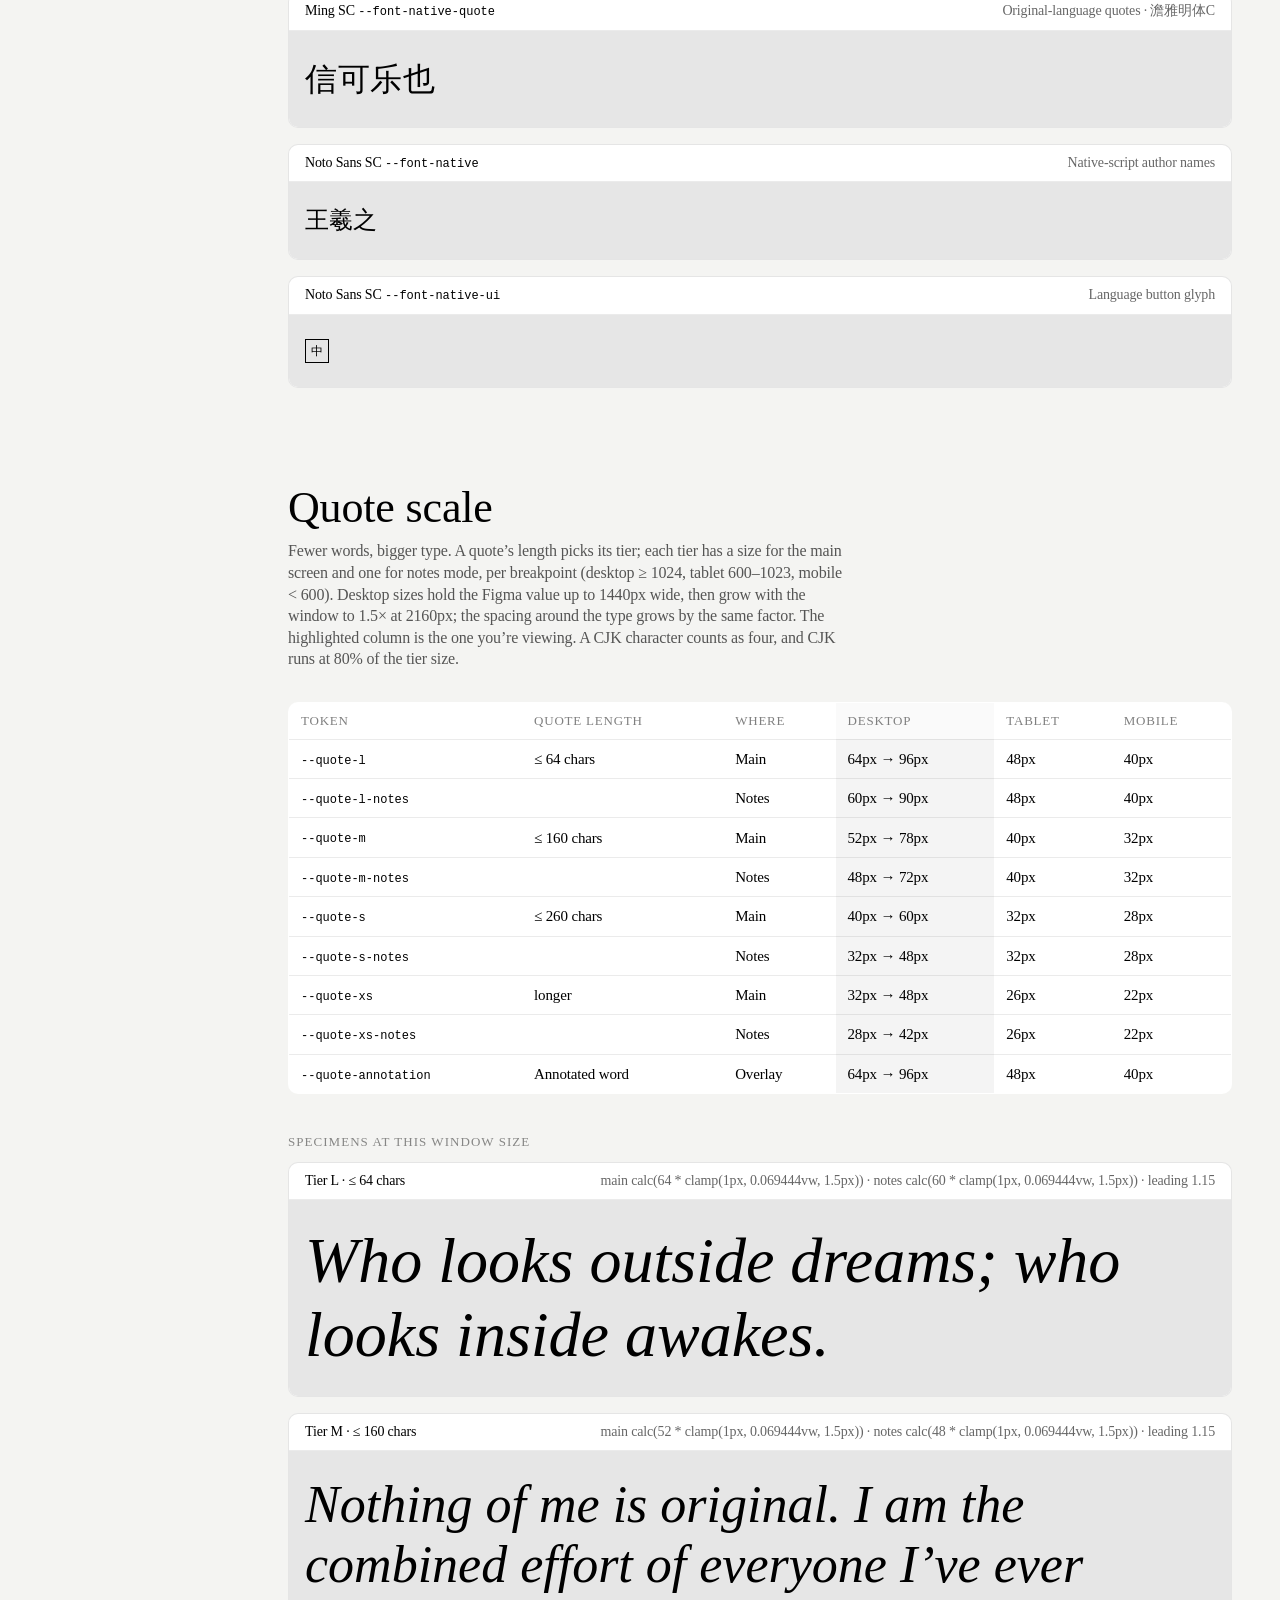
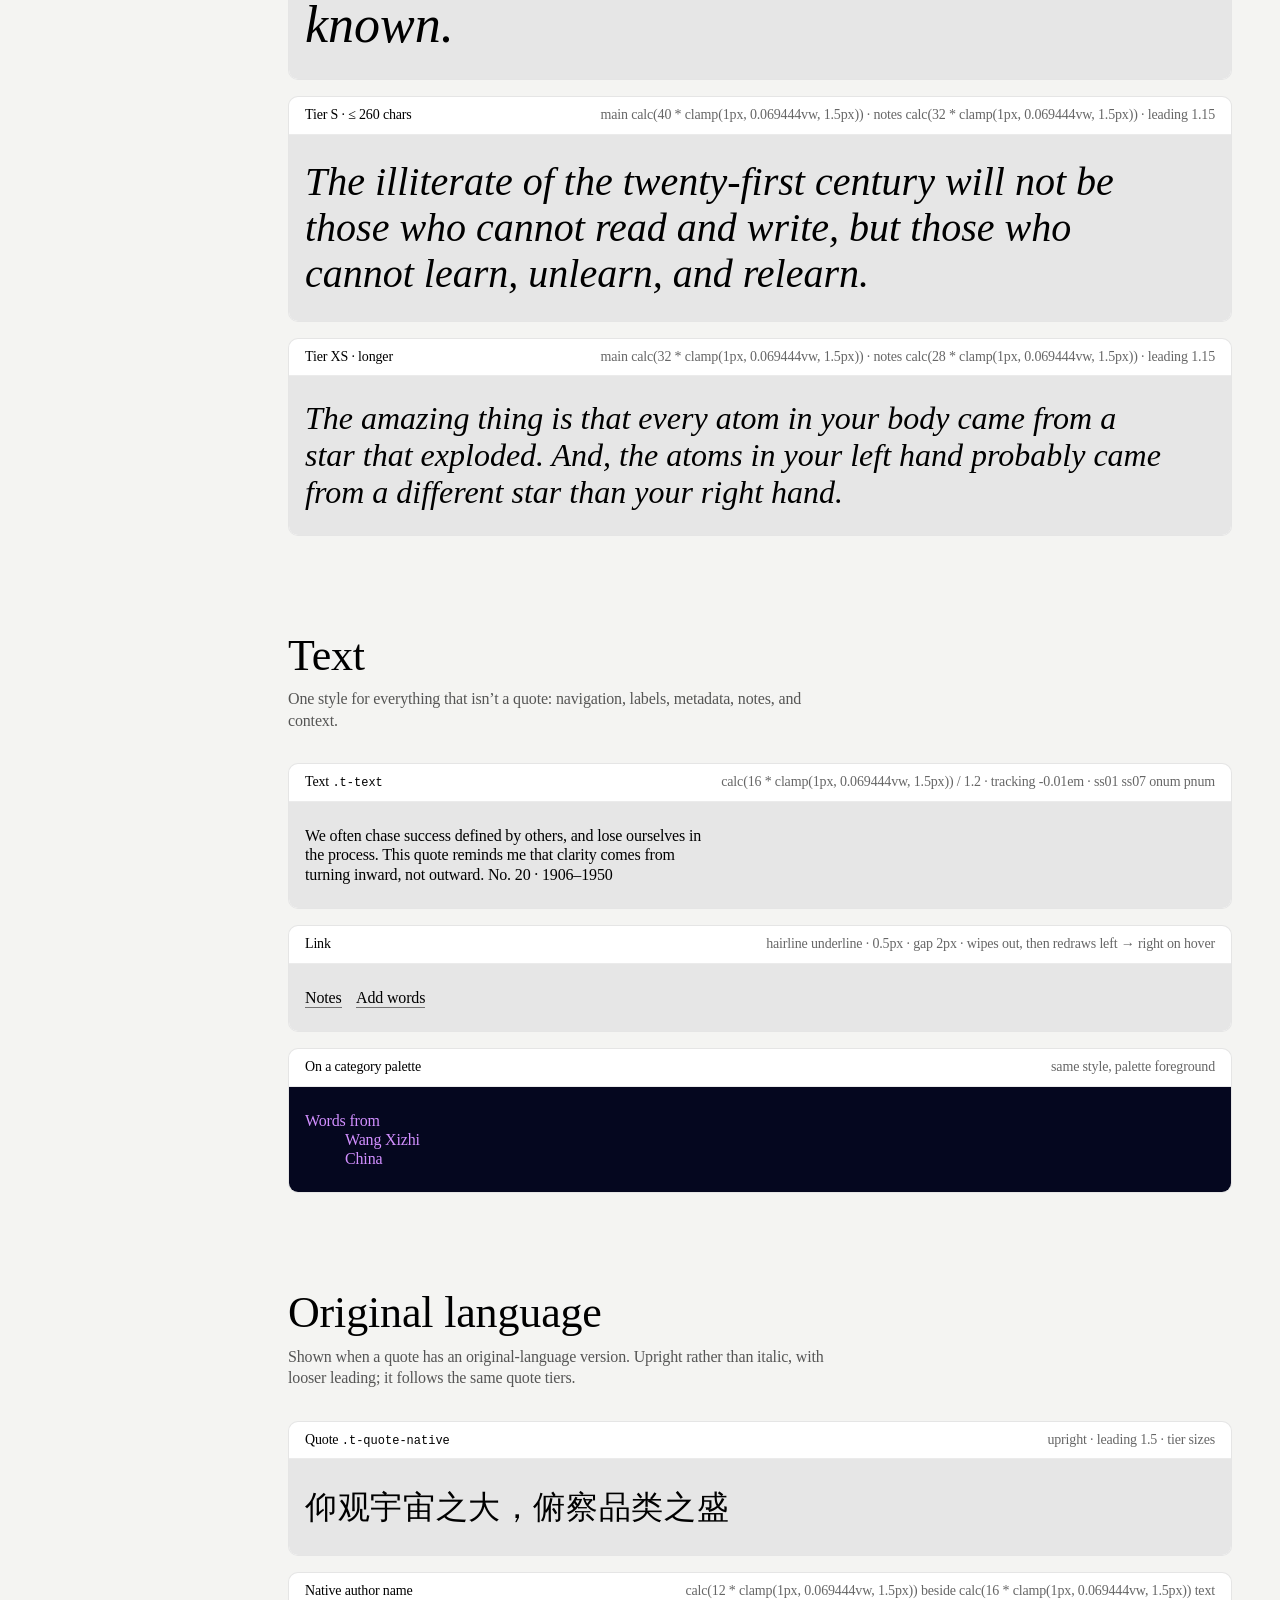
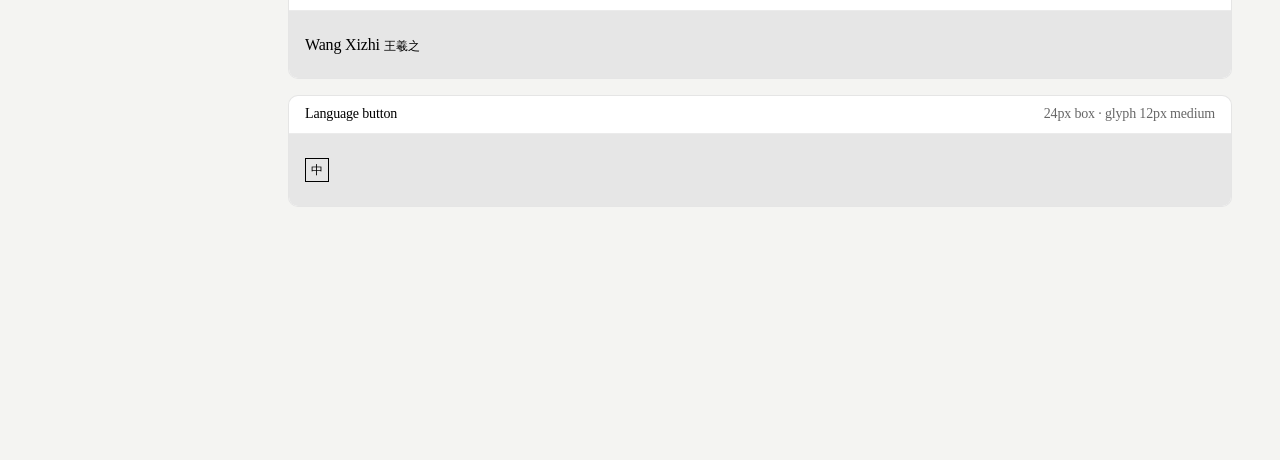
<file: styleguide.html>
<!DOCTYPE html>
<html lang="en">
<head>
  <meta charset="UTF-8">
  <meta name="viewport" content="width=device-width, initial-scale=1.0">
  <meta name="robots" content="noindex, nofollow, noarchive">
  <title>Styleguide · Words We Keep</title>
  <link rel="preconnect" href="https://fonts.wordswekeep.org"> <!-- every font, Google's included, comes from the site's fonts Worker (workers/fonts) -->
  <link rel="preconnect" href="https://fonts.wordswekeep.org" crossorigin>
  <link href="https://fonts.wordswekeep.org/css2?family=Crimson+Pro:ital@0;1&family=Instrument+Serif:ital@0;1&family=Noto+Sans:wght@400;500&family=Noto+Sans+JP:wght@400;500&family=Noto+Sans+KR:wght@400;500&family=Noto+Sans+SC:wght@400;500&family=Noto+Serif+SC:wght@500&family=Ming+SC&display=swap" rel="stylesheet">
  <link rel="icon" href="assets/favicon.svg?v=2" type="image/svg+xml">
  <link rel="stylesheet" href="css/tokens.css" id="tokensSheet">
  <style>
    /* Page scaffolding only — every color and type value shown is read from tokens.css. */
    *, *::before, *::after { box-sizing: border-box; margin: 0; padding: 0; }
    html { scroll-behavior: smooth; scroll-padding-top: 40px; }
    body { background: #f4f4f2; color: var(--ink); font-size: 17px; -webkit-font-smoothing: antialiased; }
    a { color: inherit; text-decoration: none; }
    code { font-family: ui-monospace, 'SF Mono', Menlo, monospace; font-size: 12px; letter-spacing: 0; font-feature-settings: normal; }

    .layout { display: grid; grid-template-columns: 240px minmax(0, 1fr); min-height: 100vh; }

    /* Left nav */
    nav { position: sticky; top: 0; height: 100vh; padding: 32px 24px; border-right: 1px solid rgba(0,0,0,0.12); display: flex; flex-direction: column; gap: 28px; overflow-y: auto; }
    nav .brand { font-family: var(--font-display); font-style: italic; font-size: 26px; line-height: 1.1; }
    nav h2 { font: inherit; font-size: 13px; text-transform: uppercase; letter-spacing: 0.08em; opacity: 0.45; margin-bottom: 8px; }
    nav li { list-style: none; }
    nav li a { display: block; padding: 5px 10px; margin-left: -10px; border-radius: 6px; }
    nav li a:hover { background: rgba(0,0,0,0.05); }
    nav li a.is-active { background: var(--ink); color: var(--white); }
    nav .foot { margin-top: auto; font-size: 14px; opacity: 0.6; line-height: 1.35; }
    nav .foot a { border-bottom: var(--hairline) solid currentColor; }
    .demo-link { --line: var(--hairline); background: linear-gradient(currentColor, currentColor) left bottom / 100% var(--line) no-repeat; padding-bottom: var(--link-gap); cursor: pointer; }
    .demo-link:hover { animation: link-draw 0.7s var(--ease); }
    @keyframes link-draw {
      0%      { background-position: right bottom; background-size: 100% var(--line); }
      45%     { background-position: right bottom; background-size: 0% var(--line); }
      45.01%  { background-position: left bottom;  background-size: 0% var(--line); }
      100%    { background-position: left bottom;  background-size: 100% var(--line); }
    }

    /* Content */
    main { padding: 32px 48px 160px; max-width: 1100px; }
    .bp { display: inline-block; font-size: 14px; padding: 4px 10px; border-radius: 999px; background: rgba(0,0,0,0.06); margin-bottom: 48px; }
    section { padding: 0 0 96px; }
    section > h1 { font-family: var(--font-display); font-weight: 400; font-size: 44px; line-height: 1.1; margin-bottom: 8px; }
    section > .lede { max-width: 560px; opacity: 0.65; margin-bottom: 32px; line-height: 1.35; }
    h3 { font: inherit; font-size: 13px; text-transform: uppercase; letter-spacing: 0.08em; opacity: 0.45; margin: 40px 0 12px; }

    .cards { display: grid; grid-template-columns: repeat(auto-fill, minmax(230px, 1fr)); gap: 16px; }
    .card { border-radius: 10px; overflow: hidden; background: #fff; border: 1px solid rgba(0,0,0,0.1); }
    .card .chip { height: 120px; background: var(--bg); color: var(--fg); padding: 16px; display: flex; align-items: flex-end; border-bottom: 1px solid rgba(0,0,0,0.1); }
    .card .chip .t-quote { font-size: 30px; }
    .card .info { padding: 12px 16px 14px; display: grid; gap: 4px; }
    .card .name { display: flex; justify-content: space-between; align-items: baseline; gap: 8px; }
    .tag { font-size: 12px; padding: 1px 8px; border-radius: 999px; background: #ffe9a8; white-space: nowrap; }
    .kv { display: flex; justify-content: space-between; gap: 12px; opacity: 0.7; font-size: 14px; }

    .panel { background: #fff; border: 1px solid rgba(0,0,0,0.1); border-radius: 10px; overflow: hidden; }
    .panel + .panel { margin-top: 16px; }
    .panel > .meta { display: flex; flex-wrap: wrap; gap: 6px 20px; justify-content: space-between; padding: 10px 16px; border-bottom: 1px solid rgba(0,0,0,0.08); font-size: 14px; }
    .panel > .meta span:last-child { opacity: 0.6; }
    .panel > .body { padding: 24px 16px; background: var(--paper); overflow-wrap: break-word; }

    table { width: 100%; border-collapse: collapse; background: #fff; border: 1px solid rgba(0,0,0,0.1); border-radius: 10px; overflow: hidden; font-size: 15px; }
    th, td { text-align: left; padding: 10px 12px; border-bottom: 1px solid rgba(0,0,0,0.08); white-space: nowrap; }
    th { font-weight: 400; font-size: 13px; text-transform: uppercase; letter-spacing: 0.06em; opacity: 0.5; }
    tr:last-child td { border-bottom: 0; }
    td.now, th.now { background: rgba(0,0,0,0.045); }
    .scroll-x { overflow-x: auto; }

    .glyph { width: 24px; height: 24px; display: inline-grid; place-items: center; border: var(--hairline) solid currentColor; font-family: var(--font-native-ui); font-weight: 500; font-size: var(--glyph-size); line-height: 1; letter-spacing: 0; }

    @media (max-width: 800px) {
      .layout { display: block; }
      nav { position: sticky; z-index: 5; height: auto; flex-direction: row; align-items: center; gap: 16px; padding: 10px 16px; background: #f4f4f2; border-right: 0; border-bottom: 1px solid rgba(0,0,0,0.12); overflow-x: auto; white-space: nowrap; }
      nav .brand { font-size: 18px; }
      nav h2, nav .foot { display: none; }
      nav ul { display: flex; gap: 4px; }
      nav li a { margin: 0; }
      main { padding: 24px 16px 120px; }
      section > h1 { font-size: 34px; }
      html { scroll-padding-top: 70px; }
    }
  </style>
</head>
<body class="t-text">
  <div class="layout">
    <nav id="nav">
      <a class="brand" href="./">Words We Keep</a>
      <div>
        <h2>Color</h2>
        <ul>
          <li><a href="#base">Base</a></li>
          <li><a href="#categories">Categories</a></li>
        </ul>
      </div>
      <div>
        <h2>Type</h2>
        <ul>
          <li><a href="#families">Families</a></li>
          <li><a href="#quote-scale">Quote scale</a></li>
          <li><a href="#text">Text</a></li>
          <li><a href="#original">Original language</a></li>
        </ul>
      </div>
      <p class="foot">All values are read live from <code>css/tokens.css</code>. Edit that file and refresh.<br><br><a href="./">Back to site</a></p>
    </nav>

    <main>
      <span class="bp" id="bp"></span>

      <section id="base">
        <h1>Base colors</h1>
        <p class="lede">Used on the main screen and the menu. Components never use these directly; they use <code>--bg</code> and <code>--fg</code>, which default to paper and ink.</p>
        <div class="cards" id="baseCards"></div>
      </section>

      <section id="categories">
        <h1>Category palettes</h1>
        <p class="lede">Notes mode takes the palette of the quote’s first category, in this order. Each palette is one background and one foreground.</p>
        <div class="cards" id="themeCards"></div>
      </section>

      <section id="families">
        <h1>Families</h1>
        <p class="lede">Five families, each with one job.</p>
        <div id="familyPanels"></div>
      </section>

      <section id="quote-scale">
        <h1>Quote scale</h1>
        <p class="lede">Fewer words, bigger type. A quote’s length picks its tier; each tier has a size for the main screen and one for notes mode, per breakpoint (desktop ≥ 1024, tablet 600–1023, mobile &lt; 600). Desktop sizes hold the Figma value up to 1440px wide, then grow with the window to 1.5× at 2160px; the spacing around the type grows by the same factor. The highlighted column is the one you’re viewing. A CJK character counts as four, and CJK runs at 80% of the tier size.</p>
        <div class="scroll-x"><table id="scaleTable"></table></div>
        <h3>Specimens at this window size</h3>
        <div id="quoteSpecimens"></div>
      </section>

      <section id="text">
        <h1>Text</h1>
        <p class="lede">One style for everything that isn’t a quote: navigation, labels, metadata, notes, and context.</p>
        <div id="textPanels"></div>
      </section>

      <section id="original">
        <h1>Original language</h1>
        <p class="lede">Shown when a quote has an original-language version. Upright rather than italic, with looser leading; it follows the same quote tiers.</p>
        <div id="nativePanels"></div>
      </section>
    </main>
  </div>

  <script>
    const root = () => getComputedStyle(document.documentElement);
    const raw = (name) => root().getPropertyValue(name).trim();
    // Resolve a token to what the browser actually uses right now (sizes are N * --u).
    const probe = document.createElement('i');
    probe.style.cssText = 'position:absolute;visibility:hidden';
    document.body.appendChild(probe);
    const t = (name) => {
      const v = raw(name);
      if (!/var\(--u\)/.test(v)) return v;
      probe.style.width = `var(${name})`;
      return `${Math.round(parseFloat(getComputedStyle(probe).width) * 10) / 10}px`;
    };
    const panel = (title, detail, body, style = '') =>
      `<div class="panel"><div class="meta"><span>${title}</span><span>${detail}</span></div><div class="body" style="${style}">${body}</div></div>`;

    /* Colors */
    const BASE = [['Paper', '--paper', '--ink', 'Main + menu background'], ['Ink', '--ink', '--white', 'Main + menu text'], ['White', '--white', '--ink', 'Text on ink']];
    document.getElementById('baseCards').innerHTML = BASE.map(([name, bg, fg, use]) =>
      `<div class="card"><div class="chip" style="--bg: var(${bg}); --fg: var(${fg})"></div>
       <div class="info"><p class="name"><span>${name}</span></p><p class="kv"><code>${bg}</code><code>${t(bg)}</code></p><p class="kv"><span>${use}</span></p></div></div>`).join('');

    const THEMES = [['Perspective', false], ['Growth', false], ['Drive', false], ['Community', false], ['Romance', false]];
    document.getElementById('themeCards').innerHTML = THEMES.map(([name, placeholder], i) => {
      const k = name.toLowerCase();
      return `<div class="card"><div class="chip" data-theme="${k}"><p class="t-quote">Words we keep</p></div>
        <div class="info"><p class="name"><span>${i + 1}. ${name}</span>${placeholder ? '<span class="tag">placeholder</span>' : ''}</p>
        <p class="kv"><code>--${k}-bg</code><code>${t(`--${k}-bg`)}</code></p><p class="kv"><code>--${k}-fg</code><code>${t(`--${k}-fg`)}</code></p></div></div>`;
    }).join('');

    /* Families */
    const first = (v) => v.split(',')[0].replace(/['"]/g, '').trim();
    document.getElementById('familyPanels').innerHTML = [
      ['--font-display', 'Quotes · always italic', '<p class="t-quote" style="font-size:48px">Who looks inside awakes.</p>'],
      ['--font-text', 'Navigation, metadata, notes', '<p style="font-size:24px">Words from Steve Jobs, United States · No. 20</p>'],
      ['--font-native-quote', 'Original-language quotes · 澹雅明体C', '<p class="t-quote-native" style="font-size:32px">信可乐也</p>'],
      ['--font-native', 'Native-script author names', '<p style="font-family: var(--font-native); font-size:24px">王羲之</p>'],
      ['--font-native-ui', 'Language button glyph', '<span class="glyph">中</span>'],
    ].map(([tok, use, body]) => panel(`${first(t(tok))} <code>${tok}</code>`, use, body)).join('');

    /* Quote scale table: read every breakpoint straight from the stylesheet. */
    const TIERS = [
      ['l', '≤ 64 chars', 'Who looks outside dreams; who looks inside awakes.'],
      ['m', '≤ 160 chars', 'Nothing of me is original. I am the combined effort of everyone I’ve ever known.'],
      ['s', '≤ 260 chars', 'The illiterate of the twenty-first century will not be those who cannot read and write, but those who cannot learn, unlearn, and relearn.'],
      ['xs', 'longer', 'The amazing thing is that every atom in your body came from a star that exploded. And, the atoms in your left hand probably came from a different star than your right hand.'],
    ];

    function breakpointValues() {
      const sheet = document.getElementById('tokensSheet').sheet;
      const sets = { desktop: {}, tablet: {}, mobile: {} };
      const grab = (rule, into) => { for (const p of rule.style) if (p.startsWith('--quote-')) into[p] = rule.style.getPropertyValue(p).trim(); };
      for (const rule of sheet.cssRules) {
        if (rule.selectorText === ':root') grab(rule, sets.desktop);
        if (rule.media) {
          const key = /599px/.test(rule.media.mediaText) ? 'mobile' : /1023px/.test(rule.media.mediaText) ? 'tablet' : null;
          if (key) for (const r of rule.cssRules) if (r.selectorText === ':root') grab(r, sets[key]);
        }
      }
      sets.tablet = { ...sets.desktop, ...sets.tablet };
      sets.mobile = { ...sets.tablet, ...sets.mobile };
      return sets;
    }

    function render() {
      const w = window.innerWidth;
      const bp = w < 600 ? 'mobile' : w < 1024 ? 'tablet' : 'desktop';
      document.getElementById('bp').textContent = `Viewing at ${w}px — ${bp} values`;

      const sets = breakpointValues();
      const cols = [['desktop', 'Desktop'], ['tablet', 'Tablet'], ['mobile', 'Mobile']];
      const short = (v, k) => { const m = /^calc\((\d+) \* var\(--u\)\)$/.exec(v || ''); return m ? (k === 'desktop' ? `${m[1]}px → ${m[1] * 1.5}px` : `${m[1]}px`) : (v || '—'); };
      const cell = (k, name) => `<td class="${k === bp ? 'now' : ''}">${short(sets[k][name], k)}</td>`;
      const rows = TIERS.flatMap(([tier, rule]) => [
        `<tr><td><code>--quote-${tier}</code></td><td>${rule}</td><td>Main</td>${cols.map(([k]) => cell(k, `--quote-${tier}`)).join('')}</tr>`,
        `<tr><td><code>--quote-${tier}-notes</code></td><td></td><td>Notes</td>${cols.map(([k]) => cell(k, `--quote-${tier}-notes`)).join('')}</tr>`,
      ]);
      rows.push(`<tr><td><code>--quote-annotation</code></td><td>Annotated word</td><td>Overlay</td>${cols.map(([k]) => cell(k, '--quote-annotation')).join('')}</tr>`);
      document.getElementById('scaleTable').innerHTML =
        `<tr><th>Token</th><th>Quote length</th><th>Where</th>${cols.map(([k, label]) => `<th class="${k === bp ? 'now' : ''}">${label}</th>`).join('')}</tr>${rows.join('')}`;

      document.getElementById('quoteSpecimens').innerHTML = TIERS.map(([tier, rule, sample]) =>
        panel(`Tier ${tier.toUpperCase()} · ${rule}`, `main ${t(`--quote-${tier}`)} · notes ${t(`--quote-${tier}-notes`)} · leading ${t('--quote-leading')}`,
          `<p class="t-quote" style="font-size: var(--quote-${tier}); max-width: 860px">${sample}</p>`)).join('');

      document.getElementById('textPanels').innerHTML =
        panel('Text <code>.t-text</code>', `${t('--text-size')} / ${t('--text-leading')} · tracking ${t('--text-tracking')} · ss01 ss07 onum pnum`,
          '<p style="max-width:400px">We often chase success defined by others, and lose ourselves in the process. This quote reminds me that clarity comes from turning inward, not outward. No. 20 · 1906–1950</p>') +
        panel('Link', `hairline underline · ${t('--hairline')} · gap ${t('--link-gap')} · wipes out, then redraws left → right on hover`,
          '<p><span class="demo-link">Notes</span> &nbsp;&nbsp; <span class="demo-link">Add words</span></p>') +
        panel('On a category palette', 'same style, palette foreground',
          '<p style="max-width:400px">Words from<br><span style="padding-left:40px">Wang Xizhi</span><br><span style="padding-left:40px">China</span></p>',
          'background: var(--perspective-bg); color: var(--perspective-fg)');

      document.getElementById('nativePanels').innerHTML =
        panel('Quote <code>.t-quote-native</code>', `upright · leading ${t('--quote-native-leading')} · tier sizes`,
          '<p class="t-quote-native" style="font-size: calc(var(--quote-s) * var(--quote-native-scale))">仰观宇宙之大，俯察品类之盛</p>') +
        panel('Native author name', `${t('--text-native-size')} beside ${t('--text-size')} text`,
          '<p>Wang Xizhi <span style="font-family: var(--font-native); font-size: var(--text-native-size); letter-spacing: 0">王羲之</span></p>') +
        panel('Language button', `24px box · glyph ${t('--glyph-size')} medium`, '<span class="glyph">中</span>');
    }
    render();
    window.addEventListener('resize', render);

    /* Nav scroll-spy */
    const links = [...document.querySelectorAll('nav li a')];
    const spy = new IntersectionObserver((entries) => {
      entries.forEach((e) => {
        if (!e.isIntersecting) return;
        links.forEach((a) => a.classList.toggle('is-active', a.getAttribute('href') === `#${e.target.id}`));
      });
    }, { rootMargin: '-10% 0px -80% 0px' });
    document.querySelectorAll('main section').forEach((s) => spy.observe(s));
  </script>
</body>
</html>
</file>
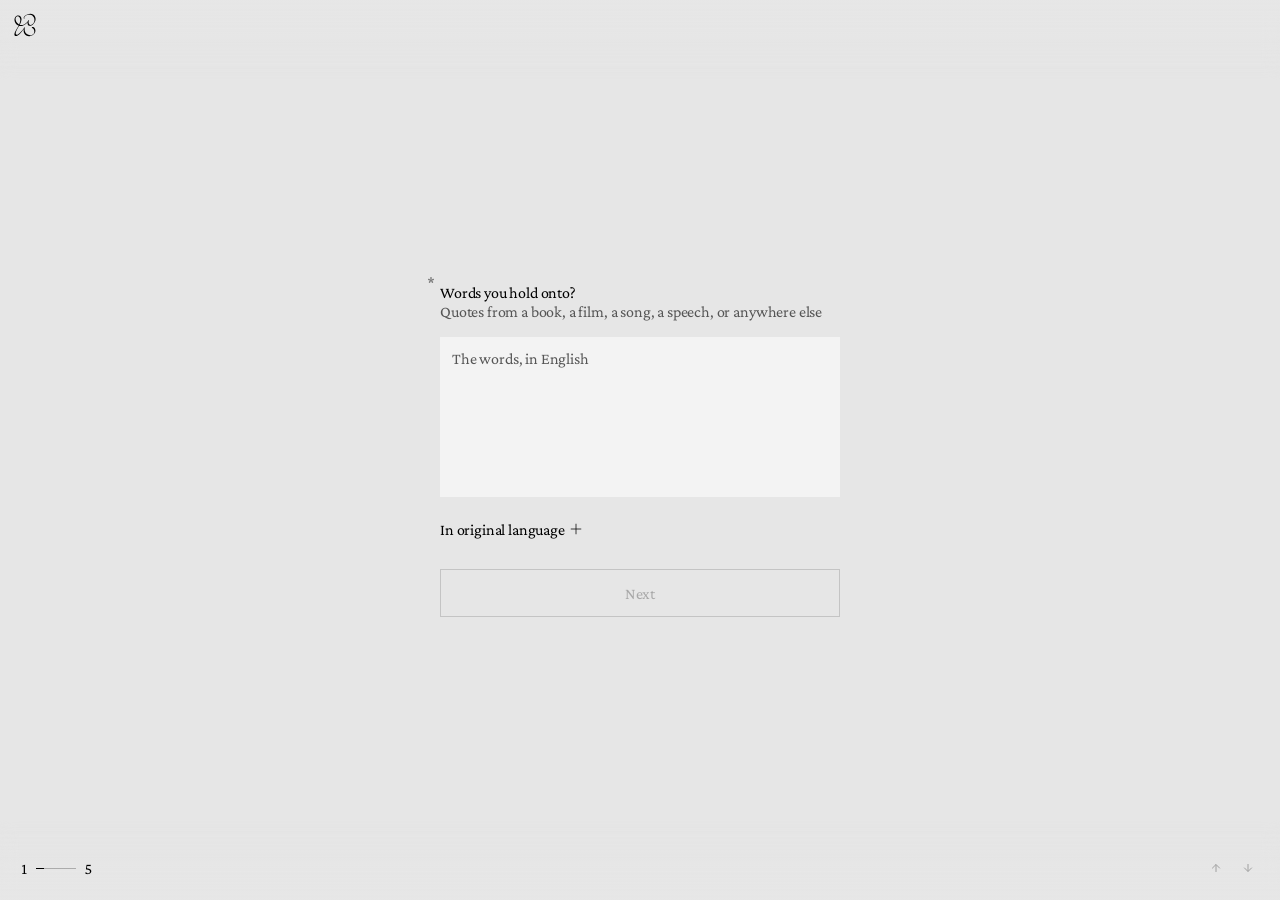
<file: test/add.html>
<!DOCTYPE html>
<html lang="en">
<head>
  <meta charset="UTF-8">
  <meta name="viewport" content="width=device-width, initial-scale=1.0, viewport-fit=cover">
  <meta name="theme-color" id="themeColor" content="#E6E6E6"> <!-- kept in step with the page by js/form.js -->
  <!-- Staging: keep out of search engines until launch. Remove on publish. -->
  <meta name="robots" content="noindex, nofollow, noarchive">
  <title>Add Words · Words We Keep</title>
  <link rel="preconnect" href="https://fonts.googleapis.com">
  <link rel="preconnect" href="https://fonts.gstatic.com" crossorigin>
  <link href="https://fonts.googleapis.com/css2?family=Crimson+Pro:ital@0;1&family=Noto+Sans:wght@400;500&family=Noto+Sans+JP:wght@400;500&family=Noto+Sans+KR:wght@400;500&family=Noto+Sans+SC:wght@400;500&display=swap" rel="stylesheet">
  <link rel="icon" href="../assets/favicon.svg" type="image/svg+xml">
  <link rel="stylesheet" href="css/tokens.css">
  <link rel="stylesheet" href="css/app.css">
  <link rel="stylesheet" href="css/form.css">
  <!-- Arriving from the archive: mark it before the first paint, so the form's blocks are hidden
       until they fade up (js/form.js plays the entrance and clears both classes). -->
  <script>try { if (sessionStorage.getItem('wwk-arrive')) document.documentElement.classList.add('is-arriving'); } catch (e) {}</script>
</head>
<body>
  <div class="form" id="form">

    <!-- The five steps + the thank-you screen, one screen each, stacked; js/form.js slides the
         stack (Typeform-style: Next / arrows / wheel / swipe / keys, forward gated by validation). -->
    <div class="steps" id="steps">

      <!-- 1 · The words -->
      <section class="step" data-step="0" aria-label="Step 1 of 5">
        <div class="content">
          <div class="group group--16">
            <div class="q">
              <div class="q-title"><p>Words you hold onto?</p><span class="icon req" aria-hidden="true"></span></div>
              <p class="q-desc">Quotes from a book, a film, a song, a speech, or anywhere else</p>
            </div>
            <div class="stack">
              <div class="fw"><textarea class="field" id="fText" placeholder="The words, in English" rows="3" required aria-label="The words, in English"></textarea></div>
              <div class="fold" id="fOriginalWrap" hidden><div class="fw fw--closable"><textarea class="field" id="fOriginal" placeholder="The words in original language" rows="3" aria-label="The words in original language"></textarea><button type="button" class="fw-close" id="origClose" aria-label="Remove the original language"><span class="icon icon-x"></span></button></div></div>
            </div>
            <div class="fold is-open" id="origToggleWrap"><div><button type="button" class="more" id="origToggle"><span>In original language</span><span class="icon icon-plus"></span></button></div></div>
          </div>
          <button type="button" class="btn" data-next disabled>Next</button>
        </div>
      </section>

      <!-- 2 · Categories -->
      <section class="step" data-step="1" style="--dy: 15px" aria-label="Step 2 of 5">
        <div class="content">
          <div class="group group--16">
            <div class="q">
              <div class="q-title"><p>What do these words fall under?</p><span class="icon req" aria-hidden="true"></span></div>
              <p class="q-desc">Select all that apply</p>
            </div>
            <div class="cat-grid" id="catList" role="group" aria-label="Categories"></div>
          </div>
          <button type="button" class="btn" data-next disabled>Next</button>
        </div>
      </section>

      <!-- 3 · Author + source -->
      <section class="step" data-step="2" aria-label="Step 3 of 5">
        <div class="content">
          <div class="group">
            <div class="q"><div class="q-title"><p>Who said or wrote it?</p><span class="icon req" aria-hidden="true"></span></div></div>
            <div class="stack">
              <div class="row">
                <div class="fw"><input class="field" id="fName" type="text" placeholder="Name" autocomplete="off" required aria-label="Name"></div>
                <div class="fw" id="fCountry"></div>
              </div>
              <div class="fold" id="fNativeWrap" hidden><div class="fw"><input class="field" id="fNative" type="text" placeholder="Name in original language" autocomplete="off" aria-label="Name in original language"></div></div>
            </div>
          </div>
          <div class="group">
            <div class="q"><div class="q-title"><p>Where can we find this quote?</p></div></div>
            <div class="stack">
              <div class="row">
                <div class="fw" id="fKind"></div>
                <div class="fw" id="fYear"></div>
              </div>
              <div class="fold" id="fTitleWrap" hidden><div class="fw"><input class="field" id="fTitle" type="text" placeholder="Source name" autocomplete="off" aria-label="Source name"></div></div>
              <div class="fold" id="fSourceLinkWrap" hidden><div class="fw"><input class="field" id="fSourceLink" type="url" placeholder="Source link" autocomplete="off" inputmode="url" aria-label="Source link"></div></div>
            </div>
          </div>
          <button type="button" class="btn" data-next disabled>Next</button>
        </div>
      </section>

      <!-- 4 · Context + annotations -->
      <section class="step" data-step="3" aria-label="Step 4 of 5">
        <div class="content">
          <div class="group">
            <div class="q q--pad">
              <div class="q-title"><p>Any context?</p></div>
              <p class="q-desc">Background, or the paragraph the words come from, to help readers appreciate better</p>
            </div>
            <div class="fw"><textarea class="field field--tall" id="fContext" placeholder="Explain the quote" rows="5" aria-label="Explain the quote"></textarea></div>
            <button type="button" class="more" id="annToggle"><span id="annLabel">Annotate specific words</span><span class="icon icon-arrow icon-arrow--right"></span></button>
          </div>
          <button type="button" class="btn" data-next id="ctxNext">Skip</button>
        </div>
      </section>

      <!-- 5 · Reflection + name -->
      <section class="step" data-step="4" aria-label="Step 5 of 5">
        <div class="content content--40">
          <div class="group group--24">
            <div class="group">
              <div class="q q--pad">
                <div class="q-title"><p>Why did this quote resonate with you?</p><span class="icon req" aria-hidden="true"></span></div>
                <p class="q-desc">Tell us what these words unlock for you — a turning point, a realization, a quiet recognition</p>
              </div>
              <div class="fw"><textarea class="field field--taller" id="fReflection" placeholder="" rows="7" required aria-label="Why did this quote resonate with you?"></textarea></div>
            </div>
            <div class="group">
              <div class="q q--pad"><div class="q-title"><p>Leave your first name or pen name, if you want</p></div></div>
              <div class="fw"><input class="field" id="fKeptBy" type="text" placeholder="" autocomplete="given-name" aria-label="First name or pen name"></div>
            </div>
          </div>
          <!-- Honeypot: humans never see it; a bot that fills it is dropped by the worker. -->
          <div class="hp" aria-hidden="true"><input type="text" id="fWebsite" name="website" tabindex="-1" autocomplete="off"></div>
          <button type="button" class="btn btn--primary" id="submitBtn" disabled>Add word</button>
        </div>
      </section>

      <!-- 6 · Done -->
      <section class="step" data-step="5" aria-label="Words submitted">
        <!-- Figma 227:3992. The All symbol at the menu's size, drawn in by js/form.js (showDone) once the
             top left logo has drawn itself out; then the text and the buttons fade up. -->
        <div class="content content--40 done" id="done">
          <div class="done-sym"><svg class="sym" id="doneSym" viewBox="0 0 60 60" aria-hidden="true"></svg></div>
          <p class="done-text" id="doneText">Thank you for sharing these words! You just made the archive a little wiser. We will take it from here.</p>
          <div class="done-btns">
            <button type="button" class="btn" role="link" data-href="index.html">Back to archive</button>
            <button type="button" class="btn btn--primary" id="againBtn">Add another</button>
          </div>
        </div>
      </section>
    </div>

    <!-- Top and bottom guards: the page colour fading in over a progressive blur, so a tall step's
         content dissolves under the chrome instead of cutting off (like the notes-mode top fade). -->
    <div class="guard guard--top" aria-hidden="true"></div>
    <div class="guard guard--bottom" aria-hidden="true"></div>

    <!-- Chrome -->
    <button type="button" class="chrome home" role="link" data-href="index.html" aria-label="Words We Keep"><span class="icon icon-mark"></span><svg class="sym" id="homeSym" viewBox="0 0 60 60" aria-hidden="true"></svg></button> <!-- the still logo; the svg takes over when it has to draw itself out or in (js/form.js) -->
    <p class="chrome count" id="count" aria-live="polite" aria-label="Step 1 of 5">
      <span class="pager-num"><span class="pager-roll" id="pageCur"><span>1</span></span></span>
      <span class="pager-track" aria-hidden="true"><span class="pager-fill" id="pageFill"></span></span>
      <span class="pager-num" id="pageTotal">5</span>
    </p>
    <div class="chrome arrows">
      <button id="prevBtn" aria-label="Previous"><span class="arrow-crop"><span class="icon icon-arrow"></span></span></button> <!-- .arrow-crop: the box a pressed arrow rolls in (js/form.js → press) -->
      <button id="nextBtn" aria-label="Next"><span class="arrow-crop"><span class="icon icon-arrow icon-arrow--down"></span></span></button>
    </div>

    <!-- Word annotations (step 4) -->
    <div class="ann-sheet" id="annSheet" hidden>
      <div class="guard guard--top" aria-hidden="true"></div>
      <div class="guard guard--bottom" aria-hidden="true"></div>
      <button type="button" class="link chrome ann-cancel" id="annCancel">Cancel</button>
      <div class="ann-scroll">
      <div class="content content--40">
        <div class="group group--11">
          <p>Words you entered:</p>
          <p class="ann-quote" id="annQuote"></p>
        </div>
        <div class="group group--24">
          <div class="ann-rows" id="annRows"></div>
          <div class="fold" id="annAnotherWrap" hidden><div><button type="button" class="more more--flat" id="annAnother"><span>Another</span><span class="icon icon-plus"></span></button></div></div>
        </div>
        <div class="fold" id="annSaveWrap" hidden><div><button type="button" class="btn" id="annSave">Save annotation</button></div></div>
      </div>
      </div>
    </div>
  </div>

  <noscript>Words We Keep needs JavaScript to add words.</noscript>
  <script src="js/form.js"></script>
</body>
</html>
</file>
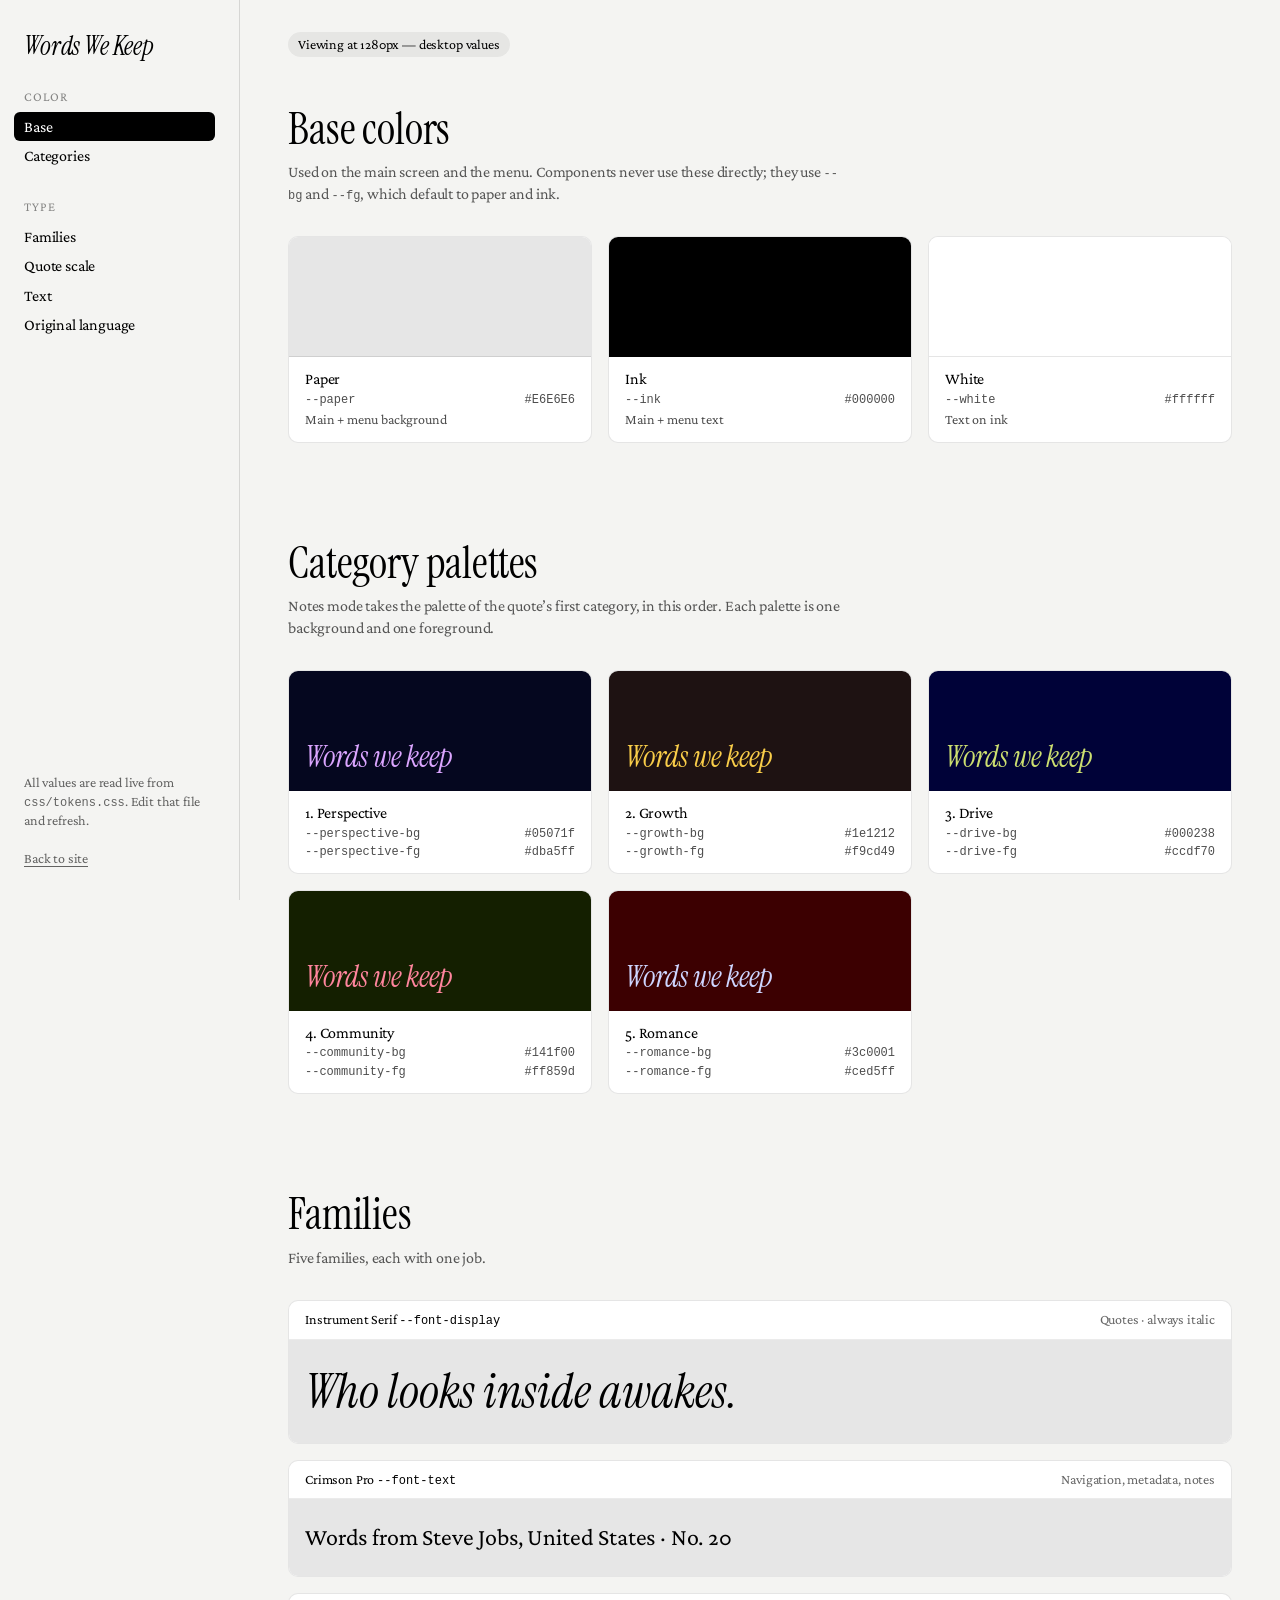
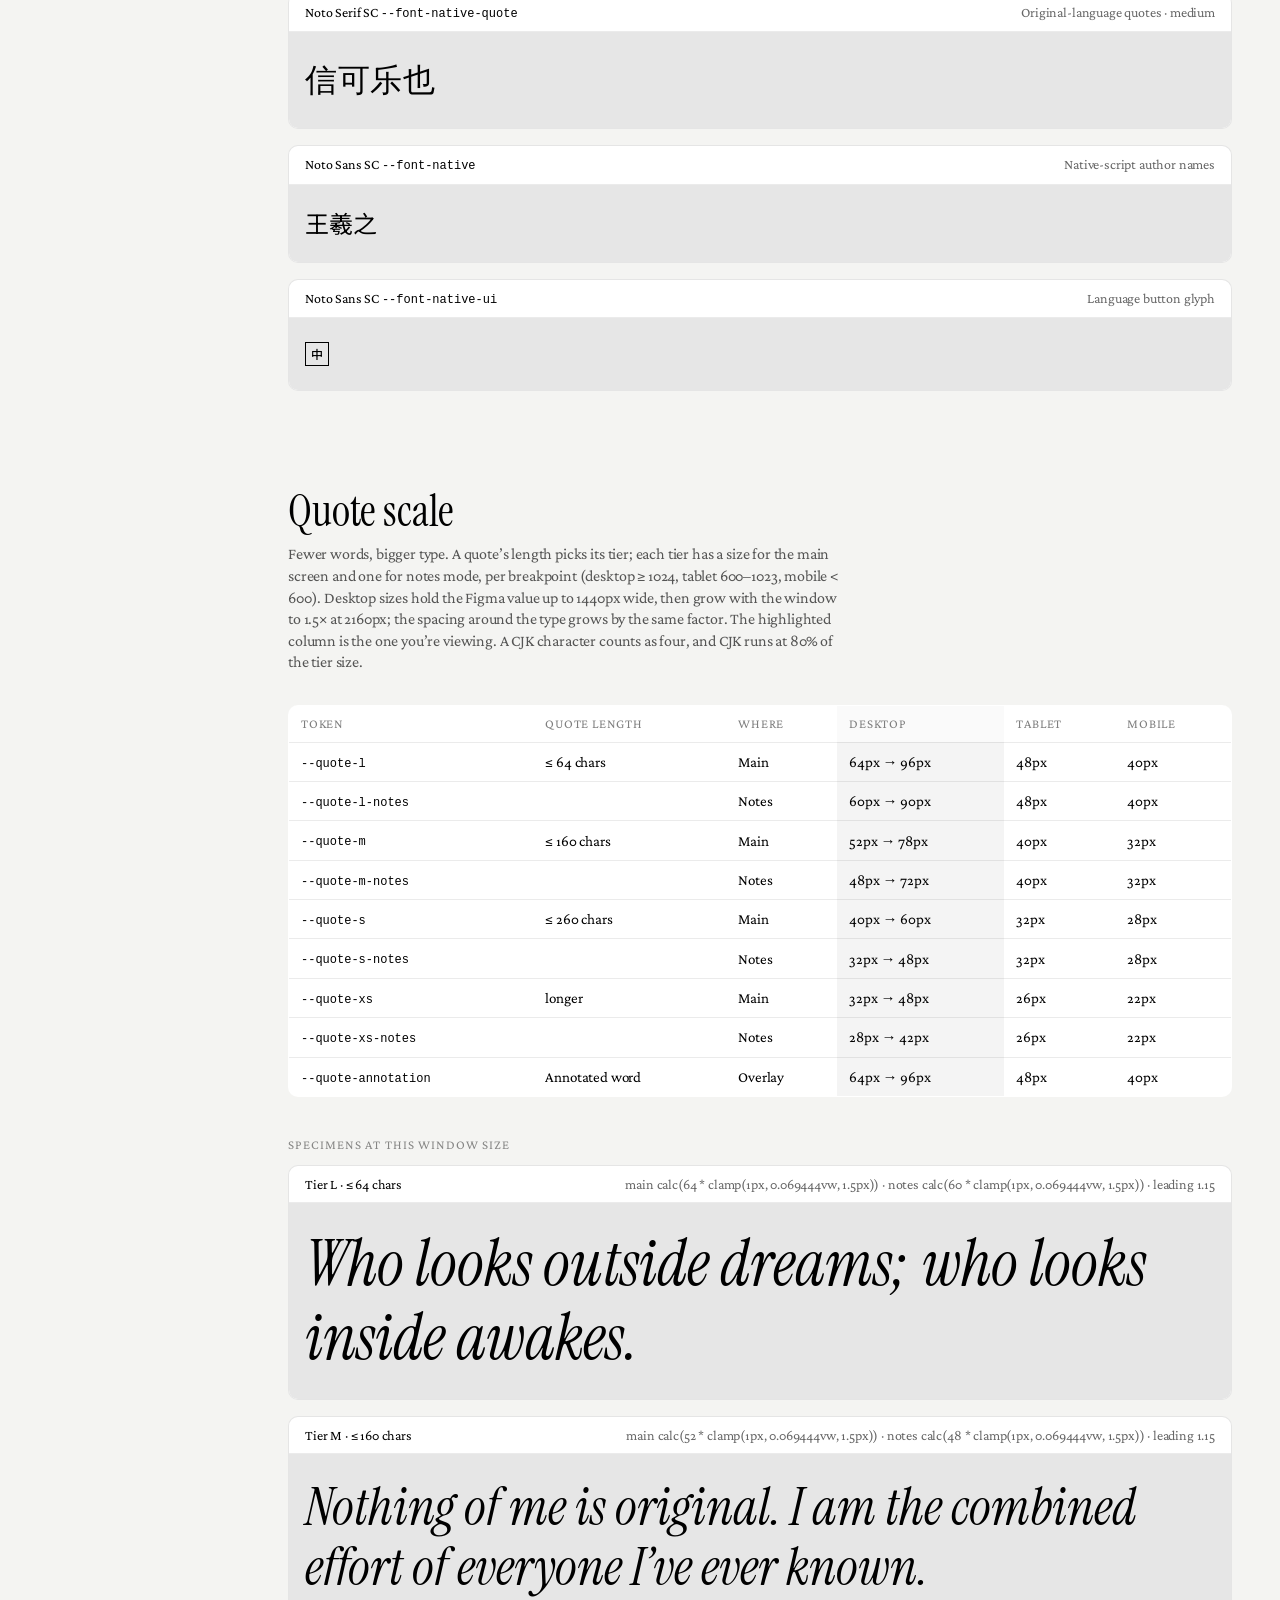
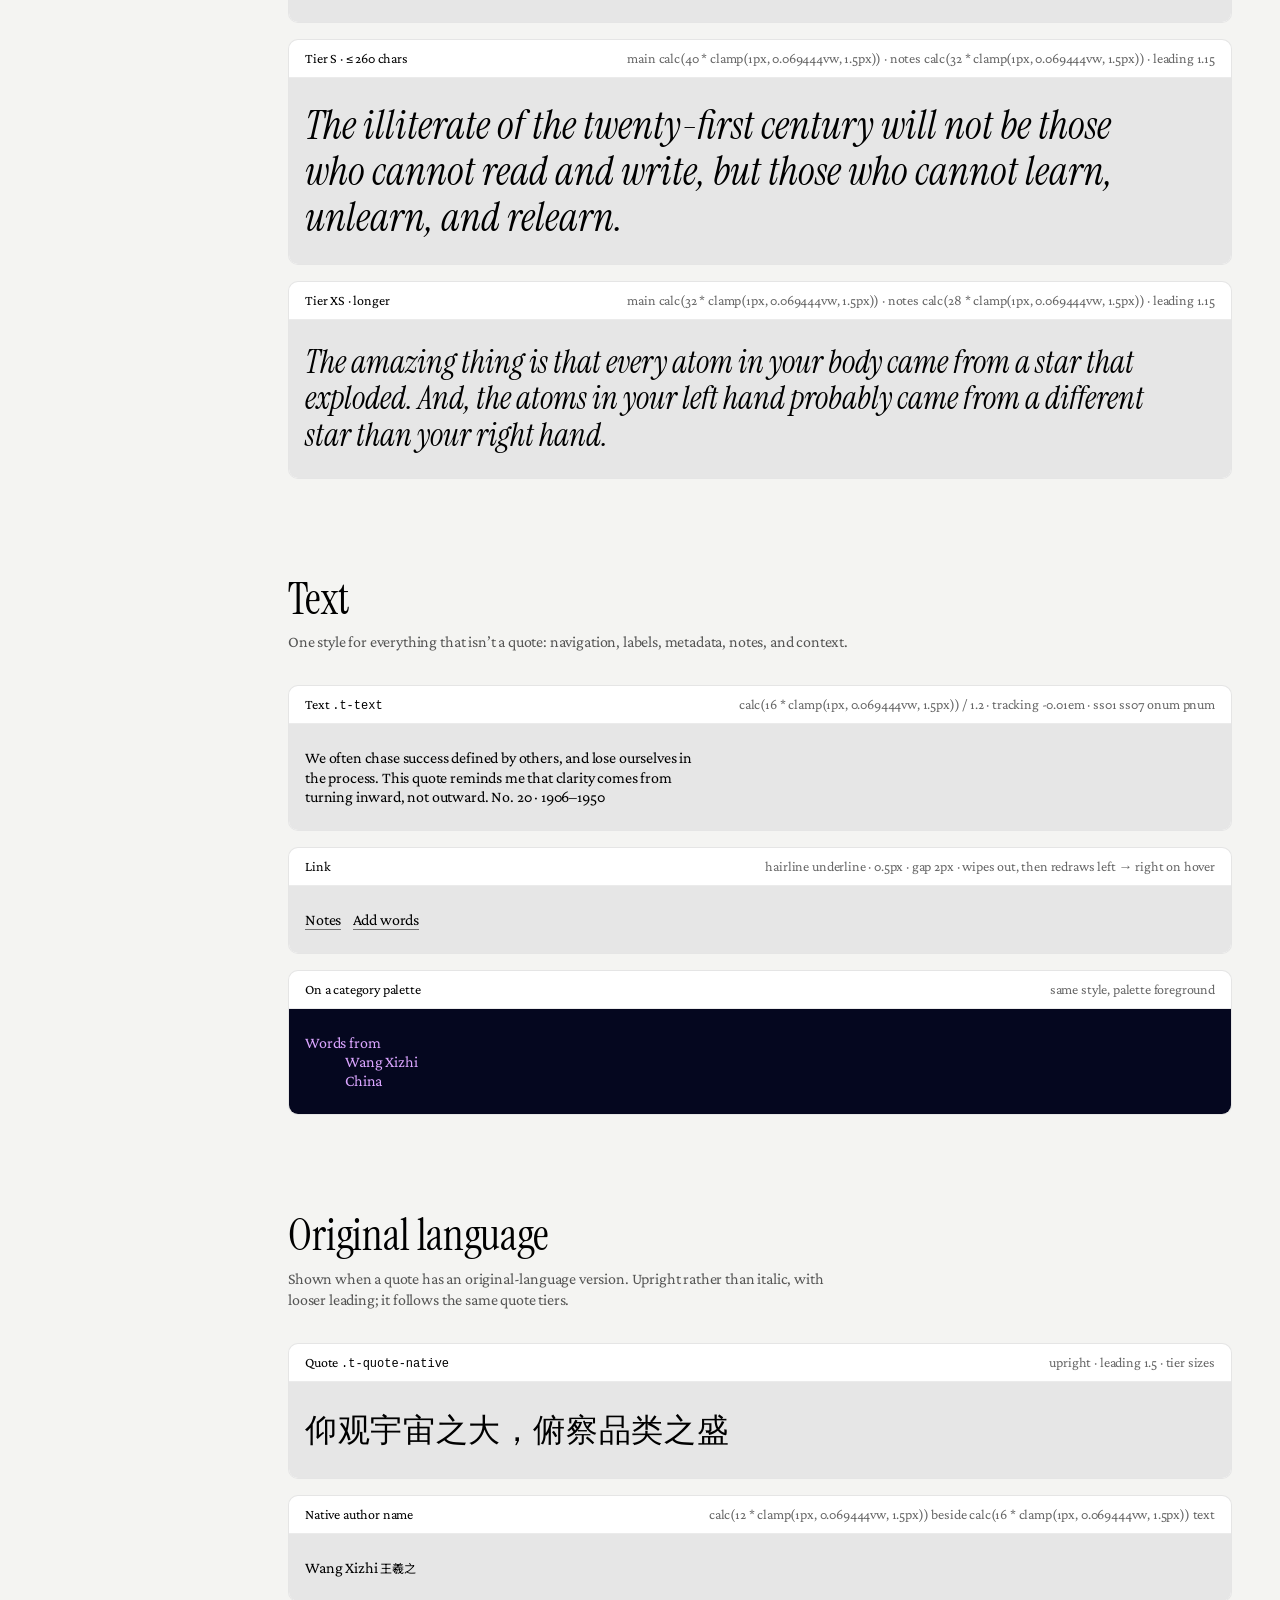
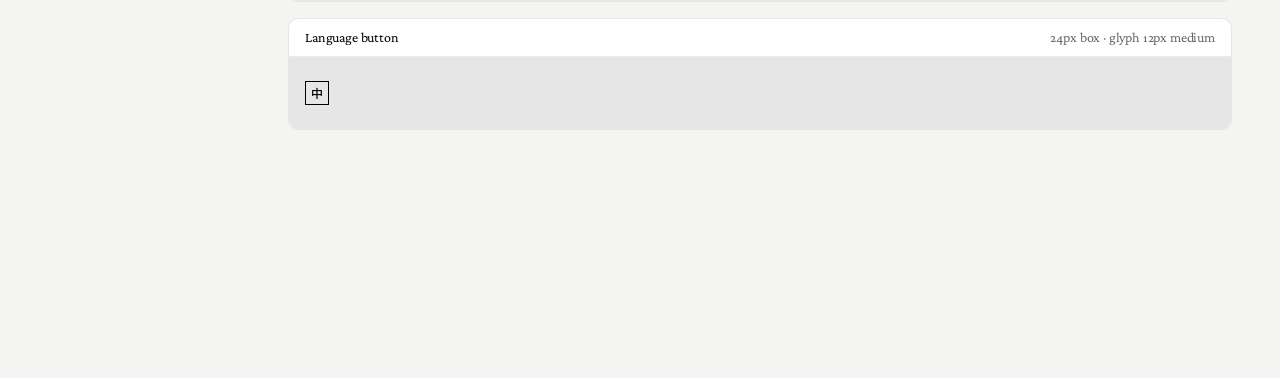
<file: test/styleguide.html>
<!DOCTYPE html>
<html lang="en">
<head>
  <meta charset="UTF-8">
  <meta name="viewport" content="width=device-width, initial-scale=1.0">
  <meta name="robots" content="noindex, nofollow, noarchive">
  <title>Styleguide · Words We Keep</title>
  <link rel="preconnect" href="https://fonts.googleapis.com">
  <link rel="preconnect" href="https://fonts.gstatic.com" crossorigin>
  <link href="https://fonts.googleapis.com/css2?family=Crimson+Pro:ital@0;1&family=Instrument+Serif:ital@0;1&family=Noto+Sans:wght@400;500&family=Noto+Sans+JP:wght@400;500&family=Noto+Sans+KR:wght@400;500&family=Noto+Sans+SC:wght@400;500&family=Noto+Serif+SC:wght@500&display=swap" rel="stylesheet">
  <link rel="icon" href="../assets/favicon.svg" type="image/svg+xml">
  <link rel="stylesheet" href="css/tokens.css" id="tokensSheet">
  <style>
    /* Page scaffolding only — every color and type value shown is read from tokens.css. */
    *, *::before, *::after { box-sizing: border-box; margin: 0; padding: 0; }
    html { scroll-behavior: smooth; scroll-padding-top: 40px; }
    body { background: #f4f4f2; color: var(--ink); font-size: 17px; -webkit-font-smoothing: antialiased; }
    a { color: inherit; text-decoration: none; }
    code { font-family: ui-monospace, 'SF Mono', Menlo, monospace; font-size: 12px; letter-spacing: 0; font-feature-settings: normal; }

    .layout { display: grid; grid-template-columns: 240px minmax(0, 1fr); min-height: 100vh; }

    /* Left nav */
    nav { position: sticky; top: 0; height: 100vh; padding: 32px 24px; border-right: 1px solid rgba(0,0,0,0.12); display: flex; flex-direction: column; gap: 28px; overflow-y: auto; }
    nav .brand { font-family: var(--font-display); font-style: italic; font-size: 26px; line-height: 1.1; }
    nav h2 { font: inherit; font-size: 13px; text-transform: uppercase; letter-spacing: 0.08em; opacity: 0.45; margin-bottom: 8px; }
    nav li { list-style: none; }
    nav li a { display: block; padding: 5px 10px; margin-left: -10px; border-radius: 6px; }
    nav li a:hover { background: rgba(0,0,0,0.05); }
    nav li a.is-active { background: var(--ink); color: var(--white); }
    nav .foot { margin-top: auto; font-size: 14px; opacity: 0.6; line-height: 1.35; }
    nav .foot a { border-bottom: var(--hairline) solid currentColor; }
    .demo-link { --line: var(--hairline); background: linear-gradient(currentColor, currentColor) left bottom / 100% var(--line) no-repeat; padding-bottom: var(--link-gap); cursor: pointer; }
    .demo-link:hover { animation: link-draw 0.7s var(--ease); }
    @keyframes link-draw {
      0%      { background-position: right bottom; background-size: 100% var(--line); }
      45%     { background-position: right bottom; background-size: 0% var(--line); }
      45.01%  { background-position: left bottom;  background-size: 0% var(--line); }
      100%    { background-position: left bottom;  background-size: 100% var(--line); }
    }

    /* Content */
    main { padding: 32px 48px 160px; max-width: 1100px; }
    .bp { display: inline-block; font-size: 14px; padding: 4px 10px; border-radius: 999px; background: rgba(0,0,0,0.06); margin-bottom: 48px; }
    section { padding: 0 0 96px; }
    section > h1 { font-family: var(--font-display); font-weight: 400; font-size: 44px; line-height: 1.1; margin-bottom: 8px; }
    section > .lede { max-width: 560px; opacity: 0.65; margin-bottom: 32px; line-height: 1.35; }
    h3 { font: inherit; font-size: 13px; text-transform: uppercase; letter-spacing: 0.08em; opacity: 0.45; margin: 40px 0 12px; }

    .cards { display: grid; grid-template-columns: repeat(auto-fill, minmax(230px, 1fr)); gap: 16px; }
    .card { border-radius: 10px; overflow: hidden; background: #fff; border: 1px solid rgba(0,0,0,0.1); }
    .card .chip { height: 120px; background: var(--bg); color: var(--fg); padding: 16px; display: flex; align-items: flex-end; border-bottom: 1px solid rgba(0,0,0,0.1); }
    .card .chip .t-quote { font-size: 30px; }
    .card .info { padding: 12px 16px 14px; display: grid; gap: 4px; }
    .card .name { display: flex; justify-content: space-between; align-items: baseline; gap: 8px; }
    .tag { font-size: 12px; padding: 1px 8px; border-radius: 999px; background: #ffe9a8; white-space: nowrap; }
    .kv { display: flex; justify-content: space-between; gap: 12px; opacity: 0.7; font-size: 14px; }

    .panel { background: #fff; border: 1px solid rgba(0,0,0,0.1); border-radius: 10px; overflow: hidden; }
    .panel + .panel { margin-top: 16px; }
    .panel > .meta { display: flex; flex-wrap: wrap; gap: 6px 20px; justify-content: space-between; padding: 10px 16px; border-bottom: 1px solid rgba(0,0,0,0.08); font-size: 14px; }
    .panel > .meta span:last-child { opacity: 0.6; }
    .panel > .body { padding: 24px 16px; background: var(--paper); overflow-wrap: break-word; }

    table { width: 100%; border-collapse: collapse; background: #fff; border: 1px solid rgba(0,0,0,0.1); border-radius: 10px; overflow: hidden; font-size: 15px; }
    th, td { text-align: left; padding: 10px 12px; border-bottom: 1px solid rgba(0,0,0,0.08); white-space: nowrap; }
    th { font-weight: 400; font-size: 13px; text-transform: uppercase; letter-spacing: 0.06em; opacity: 0.5; }
    tr:last-child td { border-bottom: 0; }
    td.now, th.now { background: rgba(0,0,0,0.045); }
    .scroll-x { overflow-x: auto; }

    .glyph { width: 24px; height: 24px; display: inline-grid; place-items: center; border: var(--hairline) solid currentColor; font-family: var(--font-native-ui); font-weight: 500; font-size: var(--glyph-size); line-height: 1; letter-spacing: 0; }

    @media (max-width: 800px) {
      .layout { display: block; }
      nav { position: sticky; z-index: 5; height: auto; flex-direction: row; align-items: center; gap: 16px; padding: 10px 16px; background: #f4f4f2; border-right: 0; border-bottom: 1px solid rgba(0,0,0,0.12); overflow-x: auto; white-space: nowrap; }
      nav .brand { font-size: 18px; }
      nav h2, nav .foot { display: none; }
      nav ul { display: flex; gap: 4px; }
      nav li a { margin: 0; }
      main { padding: 24px 16px 120px; }
      section > h1 { font-size: 34px; }
      html { scroll-padding-top: 70px; }
    }
  </style>
</head>
<body class="t-text">
  <div class="layout">
    <nav id="nav">
      <a class="brand" href="./">Words We Keep</a>
      <div>
        <h2>Color</h2>
        <ul>
          <li><a href="#base">Base</a></li>
          <li><a href="#categories">Categories</a></li>
        </ul>
      </div>
      <div>
        <h2>Type</h2>
        <ul>
          <li><a href="#families">Families</a></li>
          <li><a href="#quote-scale">Quote scale</a></li>
          <li><a href="#text">Text</a></li>
          <li><a href="#original">Original language</a></li>
        </ul>
      </div>
      <p class="foot">All values are read live from <code>css/tokens.css</code>. Edit that file and refresh.<br><br><a href="./">Back to site</a></p>
    </nav>

    <main>
      <span class="bp" id="bp"></span>

      <section id="base">
        <h1>Base colors</h1>
        <p class="lede">Used on the main screen and the menu. Components never use these directly; they use <code>--bg</code> and <code>--fg</code>, which default to paper and ink.</p>
        <div class="cards" id="baseCards"></div>
      </section>

      <section id="categories">
        <h1>Category palettes</h1>
        <p class="lede">Notes mode takes the palette of the quote’s first category, in this order. Each palette is one background and one foreground.</p>
        <div class="cards" id="themeCards"></div>
      </section>

      <section id="families">
        <h1>Families</h1>
        <p class="lede">Five families, each with one job.</p>
        <div id="familyPanels"></div>
      </section>

      <section id="quote-scale">
        <h1>Quote scale</h1>
        <p class="lede">Fewer words, bigger type. A quote’s length picks its tier; each tier has a size for the main screen and one for notes mode, per breakpoint (desktop ≥ 1024, tablet 600–1023, mobile &lt; 600). Desktop sizes hold the Figma value up to 1440px wide, then grow with the window to 1.5× at 2160px; the spacing around the type grows by the same factor. The highlighted column is the one you’re viewing. A CJK character counts as four, and CJK runs at 80% of the tier size.</p>
        <div class="scroll-x"><table id="scaleTable"></table></div>
        <h3>Specimens at this window size</h3>
        <div id="quoteSpecimens"></div>
      </section>

      <section id="text">
        <h1>Text</h1>
        <p class="lede">One style for everything that isn’t a quote: navigation, labels, metadata, notes, and context.</p>
        <div id="textPanels"></div>
      </section>

      <section id="original">
        <h1>Original language</h1>
        <p class="lede">Shown when a quote has an original-language version. Upright rather than italic, with looser leading; it follows the same quote tiers.</p>
        <div id="nativePanels"></div>
      </section>
    </main>
  </div>

  <script>
    const root = () => getComputedStyle(document.documentElement);
    const raw = (name) => root().getPropertyValue(name).trim();
    // Resolve a token to what the browser actually uses right now (sizes are N * --u).
    const probe = document.createElement('i');
    probe.style.cssText = 'position:absolute;visibility:hidden';
    document.body.appendChild(probe);
    const t = (name) => {
      const v = raw(name);
      if (!/var\(--u\)/.test(v)) return v;
      probe.style.width = `var(${name})`;
      return `${Math.round(parseFloat(getComputedStyle(probe).width) * 10) / 10}px`;
    };
    const panel = (title, detail, body, style = '') =>
      `<div class="panel"><div class="meta"><span>${title}</span><span>${detail}</span></div><div class="body" style="${style}">${body}</div></div>`;

    /* Colors */
    const BASE = [['Paper', '--paper', '--ink', 'Main + menu background'], ['Ink', '--ink', '--white', 'Main + menu text'], ['White', '--white', '--ink', 'Text on ink']];
    document.getElementById('baseCards').innerHTML = BASE.map(([name, bg, fg, use]) =>
      `<div class="card"><div class="chip" style="--bg: var(${bg}); --fg: var(${fg})"></div>
       <div class="info"><p class="name"><span>${name}</span></p><p class="kv"><code>${bg}</code><code>${t(bg)}</code></p><p class="kv"><span>${use}</span></p></div></div>`).join('');

    const THEMES = [['Perspective', false], ['Growth', false], ['Drive', false], ['Community', false], ['Romance', false]];
    document.getElementById('themeCards').innerHTML = THEMES.map(([name, placeholder], i) => {
      const k = name.toLowerCase();
      return `<div class="card"><div class="chip" data-theme="${k}"><p class="t-quote">Words we keep</p></div>
        <div class="info"><p class="name"><span>${i + 1}. ${name}</span>${placeholder ? '<span class="tag">placeholder</span>' : ''}</p>
        <p class="kv"><code>--${k}-bg</code><code>${t(`--${k}-bg`)}</code></p><p class="kv"><code>--${k}-fg</code><code>${t(`--${k}-fg`)}</code></p></div></div>`;
    }).join('');

    /* Families */
    const first = (v) => v.split(',')[0].replace(/['"]/g, '').trim();
    document.getElementById('familyPanels').innerHTML = [
      ['--font-display', 'Quotes · always italic', '<p class="t-quote" style="font-size:48px">Who looks inside awakes.</p>'],
      ['--font-text', 'Navigation, metadata, notes', '<p style="font-size:24px">Words from Steve Jobs, United States · No. 20</p>'],
      ['--font-native-quote', 'Original-language quotes · medium', '<p class="t-quote-native" style="font-size:32px">信可乐也</p>'],
      ['--font-native', 'Native-script author names', '<p style="font-family: var(--font-native); font-size:24px">王羲之</p>'],
      ['--font-native-ui', 'Language button glyph', '<span class="glyph">中</span>'],
    ].map(([tok, use, body]) => panel(`${first(t(tok))} <code>${tok}</code>`, use, body)).join('');

    /* Quote scale table: read every breakpoint straight from the stylesheet. */
    const TIERS = [
      ['l', '≤ 64 chars', 'Who looks outside dreams; who looks inside awakes.'],
      ['m', '≤ 160 chars', 'Nothing of me is original. I am the combined effort of everyone I’ve ever known.'],
      ['s', '≤ 260 chars', 'The illiterate of the twenty-first century will not be those who cannot read and write, but those who cannot learn, unlearn, and relearn.'],
      ['xs', 'longer', 'The amazing thing is that every atom in your body came from a star that exploded. And, the atoms in your left hand probably came from a different star than your right hand.'],
    ];

    function breakpointValues() {
      const sheet = document.getElementById('tokensSheet').sheet;
      const sets = { desktop: {}, tablet: {}, mobile: {} };
      const grab = (rule, into) => { for (const p of rule.style) if (p.startsWith('--quote-')) into[p] = rule.style.getPropertyValue(p).trim(); };
      for (const rule of sheet.cssRules) {
        if (rule.selectorText === ':root') grab(rule, sets.desktop);
        if (rule.media) {
          const key = /599px/.test(rule.media.mediaText) ? 'mobile' : /1023px/.test(rule.media.mediaText) ? 'tablet' : null;
          if (key) for (const r of rule.cssRules) if (r.selectorText === ':root') grab(r, sets[key]);
        }
      }
      sets.tablet = { ...sets.desktop, ...sets.tablet };
      sets.mobile = { ...sets.tablet, ...sets.mobile };
      return sets;
    }

    function render() {
      const w = window.innerWidth;
      const bp = w < 600 ? 'mobile' : w < 1024 ? 'tablet' : 'desktop';
      document.getElementById('bp').textContent = `Viewing at ${w}px — ${bp} values`;

      const sets = breakpointValues();
      const cols = [['desktop', 'Desktop'], ['tablet', 'Tablet'], ['mobile', 'Mobile']];
      const short = (v, k) => { const m = /^calc\((\d+) \* var\(--u\)\)$/.exec(v || ''); return m ? (k === 'desktop' ? `${m[1]}px → ${m[1] * 1.5}px` : `${m[1]}px`) : (v || '—'); };
      const cell = (k, name) => `<td class="${k === bp ? 'now' : ''}">${short(sets[k][name], k)}</td>`;
      const rows = TIERS.flatMap(([tier, rule]) => [
        `<tr><td><code>--quote-${tier}</code></td><td>${rule}</td><td>Main</td>${cols.map(([k]) => cell(k, `--quote-${tier}`)).join('')}</tr>`,
        `<tr><td><code>--quote-${tier}-notes</code></td><td></td><td>Notes</td>${cols.map(([k]) => cell(k, `--quote-${tier}-notes`)).join('')}</tr>`,
      ]);
      rows.push(`<tr><td><code>--quote-annotation</code></td><td>Annotated word</td><td>Overlay</td>${cols.map(([k]) => cell(k, '--quote-annotation')).join('')}</tr>`);
      document.getElementById('scaleTable').innerHTML =
        `<tr><th>Token</th><th>Quote length</th><th>Where</th>${cols.map(([k, label]) => `<th class="${k === bp ? 'now' : ''}">${label}</th>`).join('')}</tr>${rows.join('')}`;

      document.getElementById('quoteSpecimens').innerHTML = TIERS.map(([tier, rule, sample]) =>
        panel(`Tier ${tier.toUpperCase()} · ${rule}`, `main ${t(`--quote-${tier}`)} · notes ${t(`--quote-${tier}-notes`)} · leading ${t('--quote-leading')}`,
          `<p class="t-quote" style="font-size: var(--quote-${tier}); max-width: 860px">${sample}</p>`)).join('');

      document.getElementById('textPanels').innerHTML =
        panel('Text <code>.t-text</code>', `${t('--text-size')} / ${t('--text-leading')} · tracking ${t('--text-tracking')} · ss01 ss07 onum pnum`,
          '<p style="max-width:400px">We often chase success defined by others, and lose ourselves in the process. This quote reminds me that clarity comes from turning inward, not outward. No. 20 · 1906–1950</p>') +
        panel('Link', `hairline underline · ${t('--hairline')} · gap ${t('--link-gap')} · wipes out, then redraws left → right on hover`,
          '<p><span class="demo-link">Notes</span> &nbsp;&nbsp; <span class="demo-link">Add words</span></p>') +
        panel('On a category palette', 'same style, palette foreground',
          '<p style="max-width:400px">Words from<br><span style="padding-left:40px">Wang Xizhi</span><br><span style="padding-left:40px">China</span></p>',
          'background: var(--perspective-bg); color: var(--perspective-fg)');

      document.getElementById('nativePanels').innerHTML =
        panel('Quote <code>.t-quote-native</code>', `upright · leading ${t('--quote-native-leading')} · tier sizes`,
          '<p class="t-quote-native" style="font-size: calc(var(--quote-s) * var(--quote-native-scale))">仰观宇宙之大，俯察品类之盛</p>') +
        panel('Native author name', `${t('--text-native-size')} beside ${t('--text-size')} text`,
          '<p>Wang Xizhi <span style="font-family: var(--font-native); font-size: var(--text-native-size); letter-spacing: 0">王羲之</span></p>') +
        panel('Language button', `24px box · glyph ${t('--glyph-size')} medium`, '<span class="glyph">中</span>');
    }
    render();
    window.addEventListener('resize', render);

    /* Nav scroll-spy */
    const links = [...document.querySelectorAll('nav li a')];
    const spy = new IntersectionObserver((entries) => {
      entries.forEach((e) => {
        if (!e.isIntersecting) return;
        links.forEach((a) => a.classList.toggle('is-active', a.getAttribute('href') === `#${e.target.id}`));
      });
    }, { rootMargin: '-10% 0px -80% 0px' });
    document.querySelectorAll('main section').forEach((s) => spy.observe(s));
  </script>
</body>
</html>
</file>
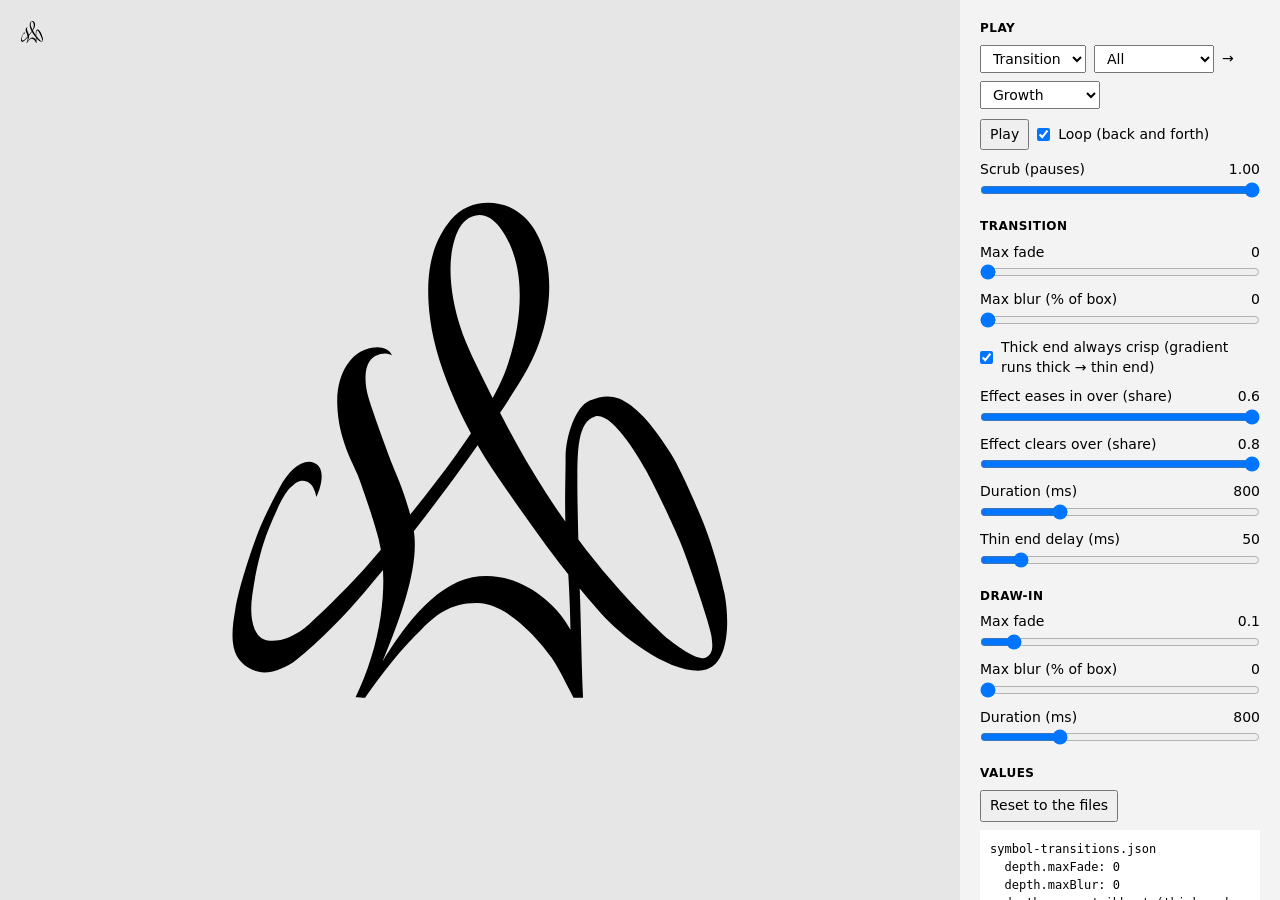
<file: test/symbols-tuning.html>
<!DOCTYPE html>
<html lang="en">
<head>
  <meta charset="UTF-8">
  <meta name="viewport" content="width=device-width, initial-scale=1.0">
  <meta name="robots" content="noindex, nofollow, noarchive">
  <title>Symbols Tuning · Words We Keep</title>
  <style>
    /* A tuning page for the ribbon draw (assets/symbols). Nothing here is saved: the values
       shown at the bottom are what would go into the two JSON files. */
    * { box-sizing: border-box; margin: 0; }
    body { background: #E6E6E6; color: #000; font: 14px/1.4 ui-sans-serif, system-ui, sans-serif; display: grid; grid-template-columns: 1fr 320px; min-height: 100vh; }
    .stage { display: grid; place-items: center; position: relative; }
    .stage svg { overflow: visible; }
    #big { width: min(60vh, 60%); aspect-ratio: 1; }
    #small { position: absolute; left: 20px; top: 20px; width: 24px; height: 24px; }
    .panel { background: #f3f3f3; padding: 20px; overflow: auto; max-height: 100vh; }
    h2 { font-size: 12px; font-weight: 600; text-transform: uppercase; letter-spacing: 0.04em; margin: 20px 0 8px; }
    h2:first-child { margin-top: 0; }
    label { display: grid; grid-template-columns: 1fr 56px; align-items: center; gap: 2px 8px; margin-bottom: 10px; }
    label span { grid-column: 1; }
    label output { grid-column: 2; text-align: right; font-variant-numeric: tabular-nums; }
    label input[type=range] { grid-column: 1 / -1; width: 100%; }
    .row { display: flex; gap: 8px; align-items: center; margin-bottom: 10px; flex-wrap: wrap; }
    select, button { font: inherit; padding: 4px 8px; }
    pre { background: #fff; padding: 10px; font: 12px/1.5 ui-monospace, monospace; white-space: pre-wrap; margin-top: 8px; }
    @media (max-width: 700px) { body { grid-template-columns: 1fr; } .stage { min-height: 60vh; } }
  </style>
</head>
<body>
  <div class="stage">
    <svg id="small" viewBox="0 0 60 60"></svg>
    <svg id="big" viewBox="0 0 60 60"></svg>
  </div>
  <div class="panel">
    <h2>Play</h2>
    <div class="row">
      <select id="mode"><option value="transition">Transition</option><option value="drawIn">Draw-in</option></select>
      <select id="from"></select><span>→</span><select id="to"></select>
    </div>
    <div class="row">
      <button id="play">Play</button>
      <label style="display:flex;margin:0"><input type="checkbox" id="loop" checked> Loop (back and forth)</label>
    </div>
    <label><span>Scrub (pauses)</span><output id="tOut">0</output><input type="range" id="t" min="0" max="1" step="0.001" value="0"></label>

    <h2>Transition</h2>
    <label><span>Max fade</span><output></output><input type="range" data-k="t.maxFade" min="0" max="1" step="0.01"></label>
    <label><span>Max blur (% of box)</span><output></output><input type="range" data-k="t.maxBlur" min="0" max="12" step="0.1"></label>
    <div class="row"><label style="display:flex;margin:0"><input type="checkbox" id="span" checked> Thick end always crisp (gradient runs thick → thin end)</label></div>
    <label><span>Effect eases in over (share)</span><output></output><input type="range" data-k="t.depthEaseIn" min="0.01" max="0.6" step="0.01"></label>
    <label><span>Effect clears over (share)</span><output></output><input type="range" data-k="t.depthClear" min="0.01" max="0.8" step="0.01"></label>
    <label><span>Duration (ms)</span><output></output><input type="range" data-k="t.durationMs" min="200" max="2400" step="50"></label>
    <label><span>Thin end delay (ms)</span><output></output><input type="range" data-k="t.thinEndDelayMs" min="0" max="400" step="10"></label>

    <h2>Draw-in</h2>
    <label><span>Max fade</span><output></output><input type="range" data-k="d.maxFade" min="0" max="1" step="0.01"></label>
    <label><span>Max blur (% of box)</span><output></output><input type="range" data-k="d.maxBlur" min="0" max="12" step="0.1"></label>
    <label><span>Duration (ms)</span><output></output><input type="range" data-k="d.durationMs" min="200" max="2400" step="50"></label>

    <h2>Values</h2>
    <button id="reset">Reset to the files</button>
    <pre id="out"></pre>
  </div>

  <script type="module">
    import { createModel, createRenderer } from '../assets/symbols/ribbon-draw.js';
    const DIR = '../assets/symbols/';
    const [TR, DI] = await Promise.all(['symbol-transitions.json', 'symbol-draw-in.json'].map((f) => fetch(DIR + f).then((r) => r.json())));
    const $ = (id) => document.getElementById(id);
    const names = Object.keys(TR.symbols);

    // The values being tuned; they start as the files have them.
    const fromFiles = () => ({
      t: { maxFade: TR.settings.depth.maxFade, maxBlur: TR.settings.depth.maxBlur, depthEaseIn: TR.constants.depthEaseIn, depthClear: TR.constants.depthClear, durationMs: TR.settings.durationMs, thinEndDelayMs: TR.settings.thinEndDelayMs },
      d: { maxFade: DI.settings.depth.maxFade, maxBlur: DI.settings.depth.maxBlur, durationMs: DI.settings.durationMs },
    });
    let v = fromFiles();

    let tm, dm, big, small;
    function build() {
      tm = createModel(TR, { durationMs: v.t.durationMs, thinEndDelayMs: v.t.thinEndDelayMs, depth: { maxFade: v.t.maxFade, maxBlur: v.t.maxBlur, span: $('span').checked ? 'ribbon' : 'symbol' } });
      tm.C = { ...tm.C, depthEaseIn: v.t.depthEaseIn, depthClear: v.t.depthClear };
      dm = createModel(DI, { durationMs: v.d.durationMs, depth: { maxFade: v.d.maxFade, maxBlur: v.d.maxBlur } });
      $('big').innerHTML = ''; $('small').innerHTML = '';
      big = createRenderer($('big'), tm, { drawInModel: dm });
      small = createRenderer($('small'), tm, { drawInModel: dm, levels: 2, pieces: 10 });
      $('out').textContent =
        `symbol-transitions.json\n  depth.maxFade: ${v.t.maxFade}\n  depth.maxBlur: ${v.t.maxBlur}\n  depth.span: ${$('span').checked ? "'ribbon' (thick end always crisp)" : 'as the file (from the new symbol\'s thick tip)'}\n  depthEaseIn: ${v.t.depthEaseIn}\n  depthClear: ${v.t.depthClear}\n  durationMs: ${v.t.durationMs}\n  thinEndDelayMs: ${v.t.thinEndDelayMs}\n\n`
        + `symbol-draw-in.json\n  depth.maxFade: ${v.d.maxFade}\n  depth.maxBlur: ${v.d.maxBlur}\n  durationMs: ${v.d.durationMs}`;
    }

    // Playback: t runs 0 → 1; with Loop the pair is then played the other way round.
    let a = 'All', b = 'Growth', t = 0, playing = true, t0 = performance.now(), hold = 0;
    const HOLD_MS = 500; // the pause at rest between two plays
    function paint() {
      const drawIn = $('mode').value === 'drawIn';
      [[big, 1], [small, 3]].forEach(([r, stride]) => (drawIn ? r.drawIn(b, t, stride) : r.transition(a, b, t, stride)));
      $('t').value = t; $('tOut').textContent = t.toFixed(2);
    }
    function frame(now) {
      if (playing) {
        const ms = $('mode').value === 'drawIn' ? v.d.durationMs : v.t.durationMs;
        t = Math.min(1, Math.max(0, (now - t0) / ms));
        paint();
        if (t >= 1) {
          if (!hold) hold = now;
          if ($('loop').checked) { if (now - hold > HOLD_MS) { if ($('mode').value !== 'drawIn') [a, b] = [b, a]; start(now + 0); } }
          else playing = false;
        }
      }
      requestAnimationFrame(frame);
    }
    function start(now = performance.now()) { t0 = now; hold = 0; playing = true; }

    // Controls
    ['from', 'to'].forEach((id) => { $(id).innerHTML = names.map((n) => `<option>${n}</option>`).join(''); });
    $('from').value = a; $('to').value = b;
    const pick = () => {
      a = $('from').value; b = $('to').value;
      if (a === b && $('mode').value !== 'drawIn') { b = names[(names.indexOf(a) + 1) % names.length]; $('to').value = b; }
      start();
    };
    $('from').onchange = $('to').onchange = $('mode').onchange = pick;
    $('play').onclick = () => { a = $('from').value; b = $('to').value; start(); };
    $('t').oninput = () => { playing = false; t = +$('t').value; paint(); };
    const sliders = [...document.querySelectorAll('input[data-k]')];
    const sync = () => sliders.forEach((el) => { const [g, k] = el.dataset.k.split('.'); el.value = v[g][k]; el.previousElementSibling.textContent = v[g][k]; });
    sliders.forEach((el) => { el.oninput = () => { const [g, k] = el.dataset.k.split('.'); v[g][k] = +el.value; el.previousElementSibling.textContent = el.value; build(); if (!playing) paint(); }; });
    $('span').onchange = () => { build(); if (!playing) paint(); };
    $('reset').onclick = () => { v = fromFiles(); sync(); build(); if (!playing) paint(); };

    sync(); build(); requestAnimationFrame(frame);
  </script>
</body>
</html>
</file>
<file: css/tokens.css>
/* Words We Keep — design tokens (color + type).
   Single source of truth; app.css and styleguide.html only reference these.
   Category palettes match the Figma "Colors" section (node 227:4163). */

/* No grey box when a link or button is tapped (Safari, iOS), on every page: the property is
   inherited, so one declaration here reaches every element of any page that loads this file —
   every page of the site does (Bill, 2026-10-10: "so I don't need to tell you again"). */
html { -webkit-tap-highlight-color: transparent; }

:root {
  /* ---------- Color: base ---------- */
  --paper: #E6E6E6;   /* main + menu background */
  --ink:   #000000;   /* main + menu text */
  --white: #ffffff;   /* text on ink (menu button, video play) */

  /* ---------- Color: category palettes (notes mode) ---------- */
  --perspective-bg: #05071f;  --perspective-fg: #d28fff;
  --growth-bg:      #1e090d;  --growth-fg:      #c5e363;
  --drive-bg:       #000242;  --drive-fg:       #ffd249;
  --community-bg:   #141f00;  --community-fg:   #ff859d;
  --romance-bg:     #490001;  --romance-fg:     #ced5ff;

  /* ---------- Color: semantic (what components use) ---------- */
  --bg: var(--paper);
  --fg: var(--ink);

  /* ---------- Type: families ---------- */
  --font-display:   'Instrument Serif', 'Noto Serif SC', Georgia, serif;  /* quotes, always italic */
  --font-text:      'Crimson Pro', Georgia, serif;                        /* navigation, meta, notes */
  /* Native scripts are always Noto Sans (the quote itself may be Noto Serif): Chinese first,
     then Japanese, Korean, and Noto Sans for Cyrillic, Greek and the rest of Latin. No system
     font in between, so every device shows the same letters. */
  --noto-sans: 'Noto Sans SC', 'Noto Sans JP', 'Noto Sans KR', 'Noto Sans', sans-serif;
  --noto-sans-tc: 'Noto Sans TC', 'Noto Sans JP', 'Noto Sans KR', 'Noto Sans', sans-serif; /* traditional Chinese typed (js: nativeRuns → .n-hant) */
  --font-native:    var(--noto-sans);                                     /* native-script names (sans) */
  --font-native-quote: 'Ming SC', 'Songti SC', serif;                     /* original-language quotes (澹雅明体C, workers/fonts/tools/ming.py) */
  --font-native-ui: var(--noto-sans);
  /* A field (the form, the library): Crimson Pro, then each script's Noto, letter by letter —
     Cyrillic and Greek in Noto Serif as on the site; Japanese, Korean, traditional Chinese put
     their own Noto first (form.css [data-cjk]). Each Noto is drawn at the archive's scale. */
  --font-field: 'Field Noto Serif', 'Field Local Serif', 'Crimson Pro', 'Field Noto Sans Arabic', 'Field Noto Sans Hebrew', 'Field Noto Sans Thai', 'Field Noto Sans Devanagari', 'Field Noto Sans Bengali', 'Field Noto Sans Tamil', 'Field Noto Sans Telugu', 'Field Noto Sans Kannada', 'Field Noto Sans Malayalam', 'Field Noto Sans Gujarati', 'Field Noto Sans Gurmukhi', 'Field Noto Sans Oriya', 'Field Noto Sans Sinhala', 'Field Noto Sans Georgian', 'Field Noto Sans Armenian', 'Field Noto Sans Ethiopic', 'Field Noto Sans Khmer', 'Field Noto Sans Lao', 'Field Noto Sans Myanmar', 'Field Noto Sans SC', 'Field Noto Sans JP', 'Field Noto Sans KR', 'Field Local', 'Noto Serif', 'Noto Sans Arabic', 'Noto Sans Hebrew', 'Noto Sans Thai', 'Noto Sans Devanagari', 'Noto Sans SC', 'Noto Sans JP', 'Noto Sans KR', Georgia, serif; /* "Field …": the Notos at the archive's scale (js: fieldFonts); while one loads, the system stand-ins at the same scale show instead (form.css: Field Local); the plain Notos only for what those lack */
  --script-scale: 0.78;                                                   /* other scripts' Noto beside Crimson Pro: 42.0 ÷ 53.6, their x-heights */                                     /* language button: 中 日 한 / EN */

  /* ---------- Fluid unit ----------
     --u is "one design pixel". It is exactly 1px up to a 1440px-wide window, then grows with
     the window and stops at 1.5px (reached at 2160px). Type sizes AND the spacing around type
     are written as N * --u, so they always grow together. Tablet/mobile are always 1px.
     e.g. text is 16px at ≤1440, 17px at 1536, 19px at 1728, 21px at 1920. */
  --u: clamp(1px, 0.069444vw, 1.5px);   /* 100vw / 1440 */

  /* ---------- Type: text style (Figma "Serif") ---------- */
  --text-size: calc(16 * var(--u));
  --text-leading: 1.2;
  --text-tracking: -0.01em;
  --text-features: "ss01" 1, "ss07" 1, "onum" 1, "pnum" 1;           /* running text: old-style, proportional figures */
  --numeral-features: "ss01" 1, "ss07" 1, "lnum" 1, "tnum" 1;        /* counters (No. 8, the form pager, 1. 2. on the sheet): lining, tabular */
  --text-native-size: calc(12 * var(--u));   /* native-script author name beside Latin text */
  --glyph-size: 12px;         /* language button */

  /* ---------- Type: quote scale ----------
     Tier is picked by quote length (js/app.js → tier()):
     xl ≤ 24 chars (XShort, Bill 2026-10-18: 1.5× Short) · l ≤ 64 · m ≤ 160 · s ≤ 260 · xs longer.
     CJK characters count double.
     Each tier has a main size and a notes-mode size. */
  --quote-leading: 1.15;
  --quote-native-leading: 1.5;
  --quote-native-scale: 0.8;   /* CJK glyphs fill the whole em, so they run at 80% of the tier size */
  --quote-xl: calc(96 * var(--u));  --quote-xl-notes: calc(88 * var(--u));
  --quote-l: calc(64 * var(--u));   --quote-l-notes: calc(60 * var(--u));
  --quote-m: calc(52 * var(--u));   --quote-m-notes: calc(48 * var(--u));
  --quote-s: calc(40 * var(--u));   --quote-s-notes: calc(32 * var(--u));
  --quote-xs: calc(32 * var(--u));  --quote-xs-notes: calc(28 * var(--u));
  --quote-annotation: calc(64 * var(--u));   /* enlarged word in the annotation overlay */

  /* ---------- Motion ---------- */
  --ease: cubic-bezier(0.4, 0, 0, 1);   /* the one curve for every transitional animation */
  --chrome-in: 0.6s;   /* the page's controls fading in: Notes and the arrows after the typing, "Add words" and the number back from the form, the form's arrows (was 0.3s; on --ease a fade reads as about half its length) */
  --ease-drop: cubic-bezier(0.2, 0.6, 0.1, 1);   /* the notes backdrop only: off at full speed, then a long brake into the bottom edge */

  /* ---------- Line ---------- */
  /* ---------- Spacing around type (scales with --u) ---------- */
  --notes-quote-top: calc(240 * var(--u));   /* top of the pinned quote in notes mode */
  --notes-quote-gap: calc(120 * var(--u));   /* quote → "Kept by" */
  --main-quote-lift: calc(40 * var(--u));    /* main quote sits this much above true center */
  --ann-gap: calc(16 * var(--u));            /* annotation overlay: enlarged word → its note (Bill, 2026-10-19, md/checks/ann-space: 16 desktop, 12 tablet, 8 phone; it was 24) */

  /* ---------- Mark (logo / category mark) — grows with the type ---------- */
  --mark: calc(24 * var(--u));   /* the symbol at the top left of every page, and beside a category's name in notes */

  /* Crimson Pro's capitals start this far below the top of their line box (16px text, leading
     1.2). Text that should line up with the mark's top edge is raised by it, so the caps —
     not the invisible line box — sit on the same line as the mark. */
  --cap-offset: 0.37em;
  --cap-height: 0.575em;   /* Crimson Pro capital height; the mark is centred on the caps */
  /* The mark's top so that its centre sits on the centre of the capitals whose line is at 20px;
     also its left offset, so it is the same distance from both edges. */
  --mark-top: calc(20px + var(--cap-height) / 2 - var(--mark) / 2);

  --hairline: 0.5px;
  --link-gap: 2px;   /* space between a link's text box and its underline */
}

/* Tablet */
@media (max-width: 1023px) {
  :root {
    --text-size: calc(16 * var(--u));  --text-native-size: calc(12 * var(--u));
    --quote-xl: calc(72 * var(--u));  --quote-xl-notes: calc(72 * var(--u));
    --quote-l: calc(48 * var(--u));   --quote-l-notes: calc(48 * var(--u));
    --quote-m: calc(40 * var(--u));   --quote-m-notes: calc(40 * var(--u));
    --quote-s: calc(32 * var(--u));   --quote-s-notes: calc(32 * var(--u));
    --quote-xs: calc(26 * var(--u));  --quote-xs-notes: calc(26 * var(--u));
    --quote-annotation: calc(48 * var(--u));
    --ann-gap: calc(12 * var(--u));
  }
}

/* Mobile */
@media (max-width: 599px) {
  :root {
    --quote-xl: calc(56 * var(--u));  --quote-xl-notes: calc(56 * var(--u));
    --quote-l: calc(40 * var(--u));   --quote-l-notes: calc(40 * var(--u));
    --quote-m: calc(32 * var(--u));   --quote-m-notes: calc(32 * var(--u));
    --quote-s: calc(28 * var(--u));   --quote-s-notes: calc(28 * var(--u));
    --quote-xs: calc(22 * var(--u));  --quote-xs-notes: calc(22 * var(--u));
    --quote-annotation: calc(40 * var(--u));
    --ann-gap: calc(8 * var(--u));
  }
}

/* Notes mode takes the palette of the quote's first category. */
[data-theme="perspective"] { --bg: var(--perspective-bg); --fg: var(--perspective-fg); }
[data-theme="growth"]      { --bg: var(--growth-bg);      --fg: var(--growth-fg); }
[data-theme="drive"]       { --bg: var(--drive-bg);       --fg: var(--drive-fg); }
[data-theme="community"]   { --bg: var(--community-bg);   --fg: var(--community-fg); }
[data-theme="romance"]     { --bg: var(--romance-bg);     --fg: var(--romance-fg); }

/* ---------- Text style classes ---------- */
.t-text {
  font-family: var(--font-text);
  font-size: var(--text-size);
  line-height: var(--text-leading);
  letter-spacing: var(--text-tracking);
  font-feature-settings: var(--text-features);
}
.t-quote {
  font-family: var(--font-display);
  font-style: italic;
  font-weight: 400;
  line-height: var(--quote-leading);
  letter-spacing: 0;
  font-feature-settings: normal;
}
.t-quote-native {
  font-family: var(--font-native-quote);
  font-weight: 400;
  font-style: normal;
  line-height: var(--quote-native-leading);
  letter-spacing: 0.02em;
}
</file>
<file: css/app.css>
/* Words We Keep — main experience (layout + components; colors and type live in tokens.css)
   Grid: 6 columns (desktop/tablet), 4 columns (mobile), 20px margin + 20px gutter. */

:root {
  --m: 20px;
  --g: 20px;
  --cols: 6;
  --colw: calc((100vw - 2 * var(--m) - (var(--cols) - 1) * var(--g)) / var(--cols));
  --step: calc(var(--colw) + var(--g));
  --col2: calc(var(--m) + var(--step));
  --col3: calc(var(--m) + 2 * var(--step));
  --col4: calc(var(--m) + 3 * var(--step));
  --col6: calc(var(--m) + 5 * var(--step));

}

*, *::before, *::after { box-sizing: border-box; margin: 0; padding: 0; -webkit-tap-highlight-color: transparent; /* no grey flash on tap (iOS) */ }

html, body { height: 100%; overflow: hidden; overscroll-behavior: none; touch-action: manipulation; /* no double-tap zoom; pinch and pan still work */ }
/* Nothing on the site selects — the quote in notes mode neither, since 2026-10-03 — except, on
   the form, the quote on the annotation sheet and the fields themselves (css/form.css). */
body { -webkit-user-select: none; user-select: none; }

body {
  background: var(--bg);
  -webkit-font-smoothing: antialiased;
  -moz-osx-font-smoothing: grayscale;
  -webkit-text-size-adjust: 100%;
}

button { font: inherit; color: inherit; background: none; border: 0; cursor: pointer; }
a { color: inherit; text-decoration: none; }
[data-href] { cursor: pointer; } /* the site's links: buttons and spans with a data-href, not <a href> (no address strip on hover; js: follow) */
ul { list-style: none; }
[hidden] { display: none !important; }

.app {
  /* absolute, not fixed: iOS 26 Safari colours its toolbars from a position: fixed element that
     touches a viewport edge, re-sampled on its own schedule (mostly on scroll) — which left the
     bars in the wrong colour after leaving notes. With nothing fixed at the edges, Safari uses
     the body background, which js/app.js keeps in step with the page (syncChromeColor). */
  position: absolute;
  inset: 0;
  background: var(--bg);
  color: var(--fg);
  font-family: var(--font-text);
  font-size: var(--text-size);
  line-height: var(--text-leading);
  letter-spacing: var(--text-tracking);
  font-feature-settings: var(--text-features);
}

/* ---------- Shared bits ---------- */

/* Focus: no ring for mouse/touch; for Tab navigation a hairline box in the text's own colour —
   black on the page, the theme colour in notes, white on white text (Bill, 2026-10-10). A filled
   button takes its fill's colour instead (form.css: .btn--primary; .menu-apply below). */
:focus { outline: none; }
:focus-visible { outline: var(--hairline) solid currentColor; outline-offset: 3px; }

/* Text links: hairline underline that redraws left → right on hover. */
.link,
.n-source [data-href] {
  --line: var(--hairline);
  background: linear-gradient(currentColor, currentColor) left bottom / 100% var(--line) no-repeat;
  padding-bottom: var(--link-gap);
}
.link { display: inline-block; white-space: nowrap; }
@media (max-resolution: 1.5dppx) { .link, .n-source [data-href] { --line: 1px; } }
/* A 3× touch screen (iPhone): the hairline, 0.5px, is 1.5 device pixels, which a drawn band rounds by where the
   line falls — the notes' "Close" came out one row, the source link under it two (Bill, 2026-10-26: "thicker
   than the one for buttons"); a third of a pixel was one row in Safari but none at all in Chrome. A border is
   snapped to whole device pixels by every browser: one row, wherever it falls. (No hover there to redraw it.) */
@media (min-resolution: 2.5dppx) and (hover: none) {
  .link, .n-source [data-href] { background: none; border-bottom: var(--hairline) solid currentColor; }
}
@media (hover: hover) {
  .link:hover,
  .n-source [data-href]:hover { animation: link-draw 0.7s var(--ease); }
}
@keyframes link-draw {
  0%      { background-position: right bottom; background-size: 100% var(--line); }
  45%     { background-position: right bottom; background-size: 0% var(--line); }
  45.01%  { background-position: left bottom;  background-size: 0% var(--line); }
  100%    { background-position: left bottom;  background-size: 100% var(--line); }
}

.icon {
  display: block;
  background: currentColor;
  -webkit-mask: var(--src) center / 100% 100% no-repeat;
  mask: var(--src) center / 100% 100% no-repeat;
}
/* The category symbols as still images (served by the fonts Worker, /s/: not in the public repo — workers/fonts). With no data-sym it is "All": the logo. */
.icon-mark  { --src: url(https://fonts.wordswekeep.org/s/All.svg); width: var(--mark); height: var(--mark); }
.icon-mark[data-sym="perspective"] { --src: url(https://fonts.wordswekeep.org/s/Perspective.svg); }
.icon-mark[data-sym="growth"]      { --src: url(https://fonts.wordswekeep.org/s/Growth.svg); }
.icon-mark[data-sym="drive"]       { --src: url(https://fonts.wordswekeep.org/s/Drive.svg); }
.icon-mark[data-sym="community"]   { --src: url(https://fonts.wordswekeep.org/s/Community.svg); }
.icon-mark[data-sym="romance"]     { --src: url(https://fonts.wordswekeep.org/s/Romance.svg); }
/* The symbols drawn live (js/app.js → "Symbols"): an <svg viewBox="0 0 60 60">, inked in the text colour. */
.sym { display: block; overflow: visible; }
.icon-arrow { --src: url(../assets/icons/arrow-up.svg); width: 12px; height: 12px; }
.icon-arrow--down { transform: rotate(180deg); }
.icon-asterisk   { --src: url(../assets/icons/asterisk.svg); width: 8px; height: 8px; }

/* ---------- Chrome ---------- */

.chrome { position: absolute; z-index: 20; }
.menu-btn .sym { width: var(--mark); height: var(--mark); }
.menu-btn.is-static::before { content: ""; position: absolute; inset: 0; background: currentColor; -webkit-mask: url(https://fonts.wordswekeep.org/s/All.svg) center / 100% 100% no-repeat; mask: url(https://fonts.wordswekeep.org/s/All.svg) center / 100% 100% no-repeat; } /* the still logo, until the drawn one is ready (back from the form; symbols' files missing) */
.menu-btn  { top: var(--mark-top); left: var(--mark-top); } /* the same distance from the top and the left edge */ /* centred on the caps of No. / Notes; same spot as the first category mark in notes mode */
.number    { top: calc(20px - var(--cap-offset)); left: var(--col2); white-space: nowrap; font-feature-settings: "ss01" 1, "ss07" 1, "lnum" 1, "pnum" 1; } /* caps on the mark's top edge; lining figures, proportional: tabular ones (--numeral-features) set a gap around the 1 of "16" */
/* The number rolls on a change (js/app.js → setNumber): a box one line high, the old and the next
   number stacked in it. Padding (and the same negative margin) keeps the crop off the digits' sides. */
.num { display: inline-block; vertical-align: top; height: calc(var(--text-size) * var(--text-leading)); overflow: hidden; padding: 0 2px; margin: 0 -2px; }
.num-roll { display: block; }
.num-roll > span { display: block; height: calc(var(--text-size) * var(--text-leading)); }
.notes-btn { top: calc(20px - var(--cap-offset)); right: var(--m); }
.add-btn   { left: var(--m); bottom: 20px; }
.arrows    { right: 16px; bottom: 16px; display: flex; }
/* The music player (Figma 555:563): under No. X, on the line of "Add words"; the whole of it is
   one button. Playing: the pause icon, the track's name rolling through its box with both edges
   faded (js/app.js → marquee). Paused: the play icon, the name still at its start, the right
   edge faded. */
@property --player-fade-l { syntax: '<length>'; inherits: false; initial-value: 0px; }
.player { left: var(--col2); bottom: 20px; display: flex; align-items: center; gap: 2px; padding-bottom: var(--link-gap); color: var(--fg); }
.player[hidden] { display: none; }
.player-icon { --src: url(../assets/icons/player-play.svg); width: 8px; height: 9.238px; margin: 0 5px; translate: 0 calc(2 * var(--u)); } /* centred in an 18px box, then lowered onto the middle of the name's lowercase letters (x-height; measured 2px below the line's centre, Bill 2026-10-12) */
.player.is-on .player-icon { --src: url(../assets/icons/player-pause.svg); }
.player-name {
  --edge: 8.583px;
  --player-fade-l: 0px;
  width: 60px;
  overflow: hidden;
  font-family: var(--font-text);
  font-style: italic;
  font-size: var(--text-size); /* the site's text size (Bill, 2026-10-12; Figma had 15) */
  line-height: 1.2;
  letter-spacing: -0.01em;
  font-feature-settings: "ss01" 1, "ss07" 1, "dlig" 1, "onum" 1, "pnum" 1;
  white-space: nowrap;
  -webkit-mask: linear-gradient(to right, transparent 0, #000 var(--player-fade-l), #000 calc(100% - var(--edge)), transparent 100%);
  mask: linear-gradient(to right, transparent 0, #000 var(--player-fade-l), #000 calc(100% - var(--edge)), transparent 100%);
  transition: --player-fade-l 0.6s var(--ease);
}
.player.is-on .player-name { --player-fade-l: var(--edge); }
.player-roll { display: flex; width: max-content; }
.player-roll > span { padding-right: 24px; } /* the gap before the name comes round again */
@media (max-width: 599px) {
  /* On a phone (Bill, 2026-10-12): No. X starts where notes' names do — the category names at the top
     and the names under "Words from" (20px + 2.667em, .n-indent--from). The player stays on the bottom
     row with "Add words", starting at the middle of the window (Bill, 2026-10-14; on the top bar
     with No. X until then). */
  .number { left: calc(var(--m) + 2.667em); }
  .player { left: 50%; }
}
@media (max-width: 359px) {
  .player-name { width: 40px; } /* 60 as desktop on a phone (Bill, 2026-10-14; 40 on all phones until then), but on the narrowest (320) 60 would reach into the ↑'s tap area; 40 keeps 16px clear, as 60 does at 360 */
}
.arrows button { width: 32px; height: 32px; display: grid; place-items: center; }
/* A pressed arrow rolls out of this box, and back in from the other side once the new quote has arrived (js/app.js → press). */
.arrow-crop { display: block; width: 12px; height: 12px; overflow: hidden; }

@media (max-width: 1023px) {
  .arrows { right: 12px; bottom: 12px; } /* same row as desktop; bigger touch targets, overlapping so the glyphs keep their spacing */
  .arrows button { width: 40px; height: 40px; margin-left: -8px; }
  .arrows button:first-child { margin-left: 0; }
}

/* Leaving for the form ("Add words"): everything but the logo fades out in 100ms, then the
   page changes; the form page fades its content in around the same logo (js/form.js). */
.app.is-leaving > :not(.menu-btn) { opacity: 0; transition: opacity 0.1s var(--ease); }
.app.is-leaving.is-leaving-menu > * { opacity: 0; transition: opacity 0.3s var(--ease); } /* from the open menu: no logo to carry over — the menu and all fade, slower (js: LEAVE_MENU_MS) */
.app.is-arriving > .chrome:not(.menu-btn):not(.notes-btn):not(.arrows) { animation: fade-in var(--chrome-in) var(--ease) both; } /* back from the form (Notes and the arrows wait for the typing) */
.app.is-into-thoughts > .notes, .app.is-into-thoughts > .notes-btn { animation: fade-in var(--chrome-in) var(--ease) both; } /* back from the form's "Add thoughts instead": straight into notes, no typing (js/app.js → intoThoughts) */
/* While the quote types itself in (js/app.js → arrive), Notes and the arrows are held back; as
   the last letter lands they fade in like "Add words" does coming back from the form
   (js/app.js → showChrome sets .chrome-in for the length of the fade). */
.app.chrome-in .notes-btn, .app.chrome-in .arrows { animation: fade-in var(--chrome-in) var(--ease) both; transition: none; }
.app.is-typing .notes-btn, .app.is-typing .arrows { opacity: 0; pointer-events: none; }
.notes-btn, .arrows { transition: opacity 0.4s var(--ease); }

.app[data-mode="notes"]:not(.is-revealing) .menu-btn,
.app[data-mode="notes"]:not(.is-revealing) .number,
.app[data-mode="notes"]:not(.is-revealing) .add-btn,
.app[data-mode="notes"]:not(.is-revealing) .player,
.app[data-mode="notes"]:not(.is-revealing) .arrows { display: none; }

/* While the notes frame is being cropped in, the page under it is still the grey main page
   (palette held back on .app; the notes layer and Close carry their own), and the frame sits
   above the main controls so it covers them as it drops. */
.app.is-revealing { --bg: var(--paper); --fg: var(--ink); }
.app.is-revealing .notes { z-index: 25; }
.app.is-revealing .notes-btn { z-index: 26; }
.notes-btn { color: var(--fg); }
/* Leaving notes: the travelling quote, on a layer above the drop (cropped by the same edge). */
.quote-float-layer { position: absolute; inset: 0; z-index: 27; color: var(--fg); pointer-events: none; }
/* iOS crops a composited layer at its box, and an italic capital (J, f) hangs out of it to the
   left: the layer is --overhang wider on both sides (js/app.js puts the transform origin back on
   the text's corner). */
.quote-float { position: absolute; will-change: translate, scale; --overhang: 24px; --overhang-y: 0px; box-sizing: content-box; padding: var(--overhang-y) var(--overhang); margin: calc(-1 * var(--overhang-y)) calc(-1 * var(--overhang)); } /* js sets both from the quote's size (--ink-x, --ink-y) */

/* Scanner head: sits with its bottom on the dropping edge (moved by js with a transform).
   The "glow" is real, not painted on: a band above the edge blurs and brightens the content it
   has just passed over, so the text's own color smears into light. js sets the band's height
   through --band (a fraction of the 200px maximum, SCAN_BAND_MAX): it trails back to where the
   edge was a moment ago, and closes to nothing as the edge lands. A hairline marks the edge. */
.scan-edge {
  --band: 0;
  position: absolute;
  left: 0; right: 0; top: -200px;
  height: 200px;
  z-index: 28;
  pointer-events: none;
  border-bottom: 1px solid color-mix(in srgb, var(--fg) 70%, transparent);
  /* transform only — NOT opacity: hinting opacity here makes this element a "backdrop root",
     and the blur band inside it then has nothing behind it to blur (it silently does nothing). */
  will-change: transform;
}
.scan-edge::before,
.scan-edge::after {
  content: "";
  position: absolute;
  left: 0; right: 0; bottom: 0;
  height: 200px;
  transform: scaleY(var(--band));
  transform-origin: 50% 100%;
}
.scan-edge::before { background: linear-gradient(to bottom, transparent, color-mix(in srgb, var(--fg) var(--scan-tint), transparent)); } /* the tint */
.scan-edge::after {
  -webkit-backdrop-filter: blur(var(--scan-blur)) brightness(var(--scan-bright)) saturate(var(--scan-sat));
  backdrop-filter: blur(var(--scan-blur)) brightness(var(--scan-bright)) saturate(var(--scan-sat));
  /* Feathered on a curve down to --scan-full of the band, full strength from there to the edge (Bill,
     2026-10-12: on Romance's deep red the brightened band read as a block with a hard top; until then
     the top third, in a straight line). */
  --scan-feather: linear-gradient(to bottom, transparent, rgba(0, 0, 0, 0.1) calc(var(--scan-full) * 0.167), rgba(0, 0, 0, 0.35) calc(var(--scan-full) * 0.389), rgba(0, 0, 0, 0.7) calc(var(--scan-full) * 0.625), rgba(0, 0, 0, 0.92) calc(var(--scan-full) * 0.833), #000 var(--scan-full));
  -webkit-mask-image: var(--scan-feather);
  mask-image: var(--scan-feather);
}
/* The band's strength, per palette (Bill, 2026-10-12): the same brightening
   that makes Romance's red glow does little to the near-black navies and greens. The scan edge
   carries the quote's palette (data-theme, js/app.js → setMode). Until 2026-10-12, for all: blur 10px,
   brightness 1.35, saturate 1.5, tint 16%, the feather's full strength at 35% (straight). */
.scan-edge                         { --scan-full: 100%; --scan-blur: 2px; --scan-bright: 1.2; --scan-sat: 1.7; --scan-tint: 20%; }
.scan-edge[data-theme="perspective"] { --scan-full: 100%; --scan-blur: 3px; --scan-bright: 1.8; --scan-sat: 2; --scan-tint: 20%; }
.scan-edge[data-theme="growth"]      { --scan-full: 100%; --scan-blur: 7px; --scan-bright: 1.9; --scan-sat: 2.05; --scan-tint: 20%; }
.scan-edge[data-theme="drive"]       { --scan-full: 100%; --scan-blur: 5px; --scan-bright: 1.95; --scan-sat: 2.2; --scan-tint: 27%; }
.scan-edge[data-theme="community"]   { --scan-full: 100%; --scan-blur: 4px; --scan-bright: 1.8; --scan-sat: 2.15; --scan-tint: 27%; }
.scan-edge[data-theme="romance"]     { --scan-full: 100%; --scan-blur: 3px; --scan-bright: 1.2; --scan-sat: 2.1; --scan-tint: 22%; }

/* The quote's line-by-line stand-in during the scan (js/app.js → scanQuoteLines). */
.quote.quote-lines { position: absolute; margin: 0; max-width: none; pointer-events: none; white-space: nowrap; }
/* The quote's colour split during the scan, in Chrome (js/app.js splitCopies): a red and a blue copy of each line's
   text under it, each its own layer so its steps never redraw the letters. Hidden until the edge comes. */
.quote-split { position: absolute; left: 0; top: 0; padding: var(--ink-y) var(--ink-x); opacity: 0; /* the line's room for the letters' ink, as .quote-line */ will-change: transform, opacity, filter; pointer-events: none; }
.quote-split-own { position: relative; }
.quote-line { position: absolute; left: 0; top: 0; display: block; padding: var(--ink-y) var(--ink-x); margin: calc(-1 * var(--ink-y)) calc(-1 * var(--ink-x)); transform-origin: var(--ink-x) var(--ink-y); will-change: transform; } /* the padding: room for the italic overhang inside the layer (iOS crops a layer at its box); origin on the text's corner */

/* Afterglow patches (one per scanned item), behind the notes content. Opacity-only animation. */
.scan-glows { position: absolute; left: 0; top: 0; width: 100%; height: 0; z-index: 0; pointer-events: none; }
.scan-glow {
  position: absolute;
  display: block;
  background: radial-gradient(closest-side, color-mix(in srgb, var(--fg) 55%, transparent), color-mix(in srgb, var(--fg) 18%, transparent) 60%, transparent);
  opacity: 0;
  will-change: opacity;
}


.app.is-dim .notes-btn { opacity: 0; pointer-events: none; }

/* How far a letter's ink may reach outside its box, in em of the quote's size: every copy of
   the quote that moves or fades on a layer of its own (scraps, typed letters, the notes
   stand-in's lines, the travelling quote) is padded by this much, or Safari crops the ink at
   the box. Measured on the faces (2026-09-27): Rose reaches 0.74 right, 0.50 left, 0.47 below;
   Author 0.36 below, 0.16 above; Story and Print 0.6 right. (Was 0.3 / 0.15, for an italic
   capital's overhang only.) */
:root { --ink-x: 0.8em; --ink-y: 0.5em; }

/* Mode change: the quote cut into scraps (built in js/app.js → dadaQuote). */
.dada { position: absolute; inset: 0; z-index: 15; overflow: hidden; pointer-events: none; font-feature-settings: normal; } /* js copies the quote's face onto it, features included */
.dada-scrap {
  position: absolute;
  white-space: nowrap;
  transform-origin: 0 0;
  /* Room for the letters' overhang: while a scrap fades it is a composited layer the size of
     its box, and Safari clips the glyphs at that box. The negative margin keeps the glyphs
     where they are. */
  padding: var(--ink-y) var(--ink-x);
  margin: calc(-1 * var(--ink-y)) calc(-1 * var(--ink-x));
}

/* ---------- Deck (main) ---------- */

.deck {
  position: absolute;
  inset: 0;
  overflow: hidden; /* also crops the thrown quote at the screen edge */
  touch-action: none;
}
.app[data-mode="notes"] .deck { pointer-events: none; }
.app[data-mode="notes"]:not(.is-revealing) .deck { opacity: 0; }

.track { position: absolute; inset: 0; pointer-events: none; } /* no will-change: on iOS it put the quote on its own layer, clipping the italic overhang at its left edge.
   pointer-events: a touch must land on the deck itself — iOS keeps sending a touch's events to the
   element it started on, and the quote's nodes are replaced mid-change (the swap), which stranded
   the finger (the scrub froze scattered). Only the language button takes pointer events. */
.track .lang { pointer-events: auto; }
.app.is-over-quote .deck { cursor: pointer; } /* tapping the quote opens notes (js/app.js → quoteTap) */
/* With a mouse, the cursor over the words is the magnifying glass instead, drawn by the page
   (js/app.js → makeGlass): the real one is hidden there. */
.has-glass .app.is-over-quote .deck { cursor: none; }
.glass { position: fixed; left: 0; top: 0; z-index: 2147483647; width: var(--glass-px); height: var(--glass-px); pointer-events: none; visibility: hidden; }
.glass.is-on { visibility: visible; }
.glass-in, .glass-in > div { position: absolute; inset: 0; }
/* Pressed (js: GLASS_PRESS): down quickly, back a little slower, round the hot spot. */
.glass-in { transform-origin: var(--glass-origin); transition: scale 200ms var(--ease); }
.glass.is-pressed .glass-in { scale: var(--glass-press); transition-duration: 100ms; }
@media (prefers-reduced-motion: reduce) { .glass-in { transition: none; } }
.glass svg { display: block; }
.glass-frost { -webkit-mask-size: 100% 100%; mask-size: 100% 100%; -webkit-mask-repeat: no-repeat; mask-repeat: no-repeat; }
.slide { position: absolute; left: 0; width: 100%; height: 100%; }
.slide[data-pos="-1"] { top: -100%; }
.slide[data-pos="0"]  { top: 0; }
.slide[data-pos="1"]  { top: 100%; }

.slide .q-wrap {
  position: absolute;
  left: var(--col2);
  top: 50%;
  transform: translateY(-50%);
  padding-bottom: var(--main-quote-lift);
  max-width: calc(100vw - var(--col2) - 120px);
}

/* ---------- Quote ---------- */

.q-wrap { position: relative; }

/* The face (css/fonts.css, by data-font) may set --qf-*: family, style, leading, tracking,
   features and --qf-scale, its size against the tier's. Without one this is Instrument. */
.quote {
  font-family: var(--qf-family, var(--font-display));
  font-style: var(--qf-style, italic);
  font-weight: 400;
  line-height: var(--qf-leading, var(--quote-leading));
  letter-spacing: var(--qf-tracking, 0);
  font-feature-settings: var(--qf-features, "liga" 1, "clig" 1); /* ligatures asked for by name, in every face: a browser drops them as soon as letter-spacing is not 0 (css/fonts.css) */
  white-space: pre-line;
  overflow-wrap: break-word;
  text-wrap: auto; /* every line is filled as far as it goes, the same in every browser. Not `pretty`: Safari re-balances the whole paragraph with it and leaves lines short ("to live, each / has to do."), Chrome does not. No single-word last lines and no stranded openers: js/app.js → noOrphans */
  font-size: calc(var(--q-size) * var(--qf-scale, 1) * var(--q-grow, 1)); /* --q-grow: a short quote grown on a phone (js/app.js → growShort) */
  width: var(--q-width);
  max-width: 100%;
}
/* --q-ratio: main size ÷ notes size. The notes quote is boxed by four columns; the main quote is
   boxed by the same four columns × this ratio, so its measure in em is never wider than the notes
   quote's, and the two always break into the same lines (at any window width).
   The box is measured in the tier's em, whatever the face's own scale — except a short quote's,
   which widens with its face's scale, so a face set larger still fits the same words on its two
   lines (Bill, 2026-10-06); the slide's four columns still cap it. */
.quote[data-tier="xl"] { --q-size: var(--quote-xl); --q-width: 7.29em;  --q-ratio: 1.0909; }  /* 700 / 96 · 96/88: XShort, the short quote's box (Bill, 2026-10-18) */
.quote[data-tier="l"]  { --q-size: var(--quote-l);  --q-width: 10.94em; --q-ratio: 1.0667; }  /* 700 / 64 · 64/60 */
.quote[data-tier="m"]  { --q-size: var(--quote-m);  --q-width: calc(16.54em / var(--qf-scale, 1)); --q-ratio: 1.0834; }  /* 860 / 52 · 52/48 */
.quote[data-tier="s"]  { --q-size: var(--quote-s);  --q-width: calc(21.5em / var(--qf-scale, 1));  --q-ratio: 1.25; }    /* 860 / 40 · 40/32 */
.quote[data-tier="xs"] { --q-size: var(--quote-xs); --q-width: calc(26.88em / var(--qf-scale, 1)); --q-ratio: 1.1429; }  /* 860 / 32 · 32/28 */
.slide .quote { max-width: min(100%, calc((4 * var(--colw) + 3 * var(--g)) * var(--q-ratio))); }
/* Desktop (Figma: Type 310:3916): the main quote is boxed by the four columns from col2 with 40
   kept clear on the right (780 at 1280) — quotes of every length fill that, a short one too
   (Bill, 2026-10-06: a short quote held in its own narrower box broke onto two lines with the
   room for one beside it) — so its right edge follows the grid at every window width. The notes
   quote keeps the main quote's line breaks (js → lockLines); they are shorter than its four columns. */
@media (min-width: 1024px) {
  .quote { --q-measure: calc(4 * var(--colw) + 3 * var(--g) - 40 * var(--u)); }
  .slide .quote { --q-width: var(--q-measure); max-width: min(100%, var(--q-measure)); }
  /* The notes quote takes the same measure in em as the main one, at every length: the main
     one's box divided by the size ratio. Past the width where the type stops growing
     (--u's cap) the columns still widen, so a fixed em box in notes would hold less than the
     main line and break it again (Bill, 2026-10-06). */
  .notes .quote { --q-width: calc(var(--q-measure) / var(--q-ratio)); max-width: min(100%, var(--q-width)); }
}

/* The original words in Noto: each script's own font, size, leading, tracking, weight (css/fonts.css). */
.quote[data-native] {
  font-size: calc(var(--q-size) * var(--qf-native-scale, var(--qn-scale, var(--quote-native-scale))));
  font-family: var(--qf-native, var(--qn-serif, var(--font-native-quote)));
  font-weight: var(--qf-native-weight, var(--qn-weight, 500));
  font-style: normal;
  line-height: var(--qf-native-leading, var(--qn-leading, var(--quote-native-leading)));
  letter-spacing: var(--qf-native-tracking, var(--qn-tracking, 0.02em));
  font-feature-settings: normal;
}

.lang {
  position: absolute;
  z-index: 1; /* above the quote: the RGB lens paints the page colour in the margin round the quote's box, where the button sits (js/app.js → rgbLens) */
  left: -44px;
  top: -24px;
  width: 24px;
  height: 24px;
  display: grid;
  place-items: center;
  border: var(--hairline) solid currentColor;
  /* Each language's label, font, size, tracking and nudge (js/app.js → LANG_BUTTON, set inline). */
  font-family: var(--lb-font, var(--font-native-ui)), var(--font-native-ui);
  font-weight: var(--lb-weight, 500);
  font-size: var(--lb-size, var(--glyph-size));
  line-height: 1;
  letter-spacing: var(--lb-track, 0);
  font-feature-settings: normal;
  white-space: nowrap;
}
.lang > span { display: block; transform: translateY(var(--lb-nudge, 0px)); }
/* Pressed, it sets the change off: 10px towards the quote, fading, in 50ms (js/app.js →
   LANG_BTN_OUT_MS); once the new words are in it comes back from there, with a subtle bounce:
   15% past its place, then settling (Bill, 2026-10-06). It enters the same way after the quote
   has typed itself in (js/app.js → arrive: .is-in; until 2026-10-06 it faded up 8px). Towards
   the quote is down and to the right, where the button sits at the quote's top left; on a phone,
   where it sits above the quote, straight down (--lang-to). */
.lang { --lang-to-x: 10px; --lang-to-y: 10px; }
/* (As transform, not translate: Safari runs a transform's animation on its own, off a busy page; Bill,
   2026-10-25 — the entrance had jumped on his iPhone. Neither button has a transform of its own; the
   desktop hover's `scale` stays apart.) */
@keyframes lang-out { to { opacity: 0; transform: translate(var(--lang-to-x), var(--lang-to-y)); } }
.lang.is-back, .lang.is-in { animation: lang-back 0.25s both; }
@keyframes lang-back {
  0%   { opacity: 0; transform: translate(var(--lang-to-x), var(--lang-to-y)); animation-timing-function: cubic-bezier(0.2, 0.7, 0.3, 1); }
  60%  { opacity: 1; transform: translate(calc(var(--lang-to-x) * -0.15), calc(var(--lang-to-y) * -0.15)); animation-timing-function: cubic-bezier(0.4, 0, 0.4, 1); }
  100% { opacity: 1; transform: none; }
}
.lang.is-out { animation: lang-out 0.05s var(--ease) forwards; pointer-events: none; } /* after .is-in: a button pressed while it is still coming in leaves at once */
/* With a mouse, hovering grows it to 1.1 (Bill, 2026-10-06). `scale` is separate from the
   animations' `translate`, so the two never fight. */
@media (hover: hover) and (pointer: fine) {
  .lang { transition: scale 0.2s var(--ease); }
  .lang:hover { scale: 1.1; }
}
/* No underlines while the paragraph is changing; they are drawn back in afterwards. */
.q-wrap.is-typing .quote:not(.quote-ghost) .ann,
.q-wrap.is-typing .quote-ghost .ann { background-size: 0 0 !important; }
/* The button steps aside while the quote is being retyped. */
.q-wrap.is-typing .lang,
.q-wrap.is-wiping .lang { visibility: hidden; }
/* A word of the quote wrapped to fade in by itself (js/app.js → wordsIn, buildScraps): its box takes
   in the room its ink may reach above and below (the script faces' tails), with the same negative
   margin so nothing moves — iOS Safari redraws a fading word box by box, and wiped the tails of the
   neighbouring lines that lay inside it (js: drawWhole). Above and below only: padding at a word's
   sides cuts the face's kerning with the spaces beside it, so the words sat apart while they faded
   and slid back as the wrappers came off — Round's by up to 2.4px at XShort (Bill, 2026-10-18: "a small
   subtle adjustment jump" on No. 17); every other face kerns no spaces. */
.q-word { padding: var(--ink-y) 0; margin: calc(-1 * var(--ink-y)) 0; }
/* While the 中 / EN button comes in (.lang.is-in, a quarter of a second), iOS puts the quote's
   wrapper on a layer of its own (it is centred by a transform, and the button inside it animates)
   and crops that layer at its box: No. 25's italic "y", first on its line, lost its tail for that
   long (Bill, 2026-10-16, iPhone). An empty box round the quote, as far as its ink may reach
   (--ink-x / --ink-y at the quote's size), makes the layer that large; nothing moves or shows.
   Touch screens only: on desktop the RGB lens filters the quote, and its area would grow. */
@media (hover: none) {
  .slide .q-wrap > .quote::after { content: ""; position: absolute; inset: calc(-1 * var(--ink-y)) calc(-1 * var(--ink-x)); pointer-events: none; }
}
.quote-ghost { position: absolute; max-width: none; pointer-events: none; }

@media (max-width: 1023px) {
  .slide .q-wrap { max-width: none; right: calc(var(--m) + var(--step)); }
  .quote { --q-width: 100% !important; --q-ratio: 1; } /* same size in both modes */
}

@media (max-width: 599px) {
  .slide .q-wrap { left: var(--m); right: var(--m); }
  .slide .quote { max-width: calc(100% * var(--q-fill, 1)); } /* the notes quote is full width on a phone, not 4 columns; --q-fill: a short quote grown (js/app.js → growShort) */
  /* Every quote's box runs margin to margin; the rag is evened by js/app.js (evenLines), as at every width. */
  .lang { left: 0; top: -48px; --lang-to-x: 0px; } /* above the quote: it slips straight down towards it, and comes back up */
}

/* Room at a scroller's foot while the phone's keyboard is up, or while the thoughts box folds (js:
   setRoom, in app.js, form.js and admin.js): a spacer, never padding on the scroller — iOS Safari
   does not count a scroll container's own bottom padding as scrollable space. */
.kb-room { flex-shrink: 0; width: 100%; }

/* ---------- Notes mode ---------- */

.notes {
  position: absolute;
  inset: 0;
  z-index: 10;
  background: var(--bg); /* its own sheet of color, so it can be revealed over the page */
  color: var(--fg);
  overflow-x: hidden; /* the thrown quote is cropped by the screen edge */
  overflow-y: auto;
  overscroll-behavior: contain;
  scrollbar-width: none;
  -webkit-overflow-scrolling: touch;
}
.notes::-webkit-scrollbar { display: none; }

@keyframes fade-in { from { opacity: 0; } }

.n-cats {
  position: sticky;
  top: var(--mark-top); /* the first category mark sits where the menu button was */
  height: 0;
  margin-left: var(--mark-top);
  z-index: 3;
  transition: filter 0.4s var(--ease);
}
.n-cats .sym { flex: none; width: var(--mark); height: var(--mark); } /* each category's symbol, drawn in by js/app.js (drawNoteSym) */
/* The name is centred on the symbol by its capitals, not by its line box (whose centre is 0.0575em higher): the capitals then sit on the top line, with Close. */
.n-cats li > span:last-child { position: relative; top: calc(var(--text-leading) * 0.5em - var(--cap-offset) - var(--cap-height) / 2); }
.n-cats li { display: flex; align-items: center; gap: 1.333em; height: var(--mark); margin-bottom: calc(4 * var(--u)); white-space: nowrap; }

.n-pin {
  position: sticky;
  top: 0;
  height: 0;
  z-index: 1;
  transition: filter 0.4s var(--ease);
}
/* Filtered only while scrolled: an always-on filter rasterizes the quote differently, which
   showed as a flicker when the travelling quote handed over to it. */
.n-pin.is-blurred { filter: blur(var(--pin-blur, 0px)); }
/* …and fades as the notes reach it — all of it, the thumbnail too, so the blurred background is
   evenly faint (Bill, 2026-10-10). Each palette fades only as far as AA needs: at --pin-dim-min the
   notes text keeps 4.5:1 even where the blurred quote is as dense as solid text (the more it
   shows, the more depth). Contrast there: perspective 4.50, growth 4.50, drive 4.62, community
   4.60, romance 4.56. js/app.js sets --pin-dim as the notes scroll. */
.n-pin { opacity: var(--pin-dim, 1); }
[data-theme="perspective"] { --pin-dim-min: 0.34; }
[data-theme="growth"]      { --pin-dim-min: 0.40; }
[data-theme="drive"]       { --pin-dim-min: 0.42; }
[data-theme="community"]   { --pin-dim-min: 0.26; }
[data-theme="romance"]     { --pin-dim-min: 0.38; }
.notes:not(.is-scrolling) .n-pin { transition: filter 0.4s var(--ease), opacity 0.4s var(--ease); }
.notes.is-scrolling .n-pin { transition: none; }

.n-meta p { white-space: nowrap; }
/* Indents line the names up under the label's second word. */
.n-indent--from { padding-left: 2.667em; } /* 40 / 15 */
.n-indent--kept { padding-left: 2em; }     /* 30 / 15 */
.n-native { font-family: var(--font-native); font-size: var(--text-native-size); letter-spacing: 0; font-style: normal; } /* any typed field's Chinese, Japanese, Korean (js: nativeRuns) — upright, even in an italic title */
.n-native.n-hant { font-family: var(--noto-sans-tc); }
/* Any other script Crimson Pro lacks (js: nativeRuns): its Noto, at --script-scale of the text so
   the x-heights meet, upright; a right-to-left run kept whole inside a left-to-right line. */
.n-script { font-size: calc(var(--script-scale) * 1em); letter-spacing: 0; font-style: normal; }
.n-script[dir="rtl"], .n-ltr { unicode-bidi: isolate; }
.n-cyrl, .n-grek { font-family: 'Noto Serif', var(--font-text); font-style: inherit; } /* they have real italics: a Russian or Greek book title stays italic */
.n-arab { font-family: 'Noto Sans Arabic', var(--font-native); }
.n-hebr { font-family: 'Noto Sans Hebrew', var(--font-native); }
.n-thai { font-family: 'Noto Sans Thai', var(--font-native); }
.n-deva { font-family: 'Noto Sans Devanagari', var(--font-native); }
.n-source {
  white-space: normal; display: block; text-wrap: balance;
  /* As wide as the top line allows: from the indent to the margin, keeping clear of Close (its
     width plus 40px). The old two-columns-minus-40 cap wrapped "Nike Air Jordan Commercial"
     at tablet and narrow-desktop widths for no reason. */
  max-width: calc(100vw - var(--col3) - 2.667em - var(--m) - 5em);
}

.n-row { display: block; }
.n-from { position: absolute; top: calc(20px - var(--cap-offset)); left: var(--col3); } /* its capitals on the top line, with Close and the category's name (it sat at 22px: 8 too low) */

.notes .q-wrap {
  position: absolute;
  top: var(--notes-quote-top);
  left: var(--col2);
  width: calc(4 * var(--colw) + 3 * var(--g));
}
/* Notes mode only changes the size. The measure stays the same in em as on the main screen,
   so the quote breaks into the same lines in both modes — and to make sure of it, the notes
   quote is rendered with the main quote's line breaks hard-coded (js/app.js → lockLines). */
.quote--locked { white-space: pre-line; text-wrap: auto; } /* plain greedy wrapping, not `pretty`: a
   line that fit on the main screen is left alone, and a line that no longer fits (the window
   changed size) wraps instead of running off the edge — the quote is never cut */
.notes .quote[data-tier="xl"] { --q-size: var(--quote-xl-notes); }
.notes .quote[data-tier="l"]  { --q-size: var(--quote-l-notes); }
.notes .quote[data-tier="m"]  { --q-size: var(--quote-m-notes); }
.notes .quote[data-tier="s"]  { --q-size: var(--quote-s-notes); }
.notes .quote[data-tier="xs"] { --q-size: var(--quote-xs-notes); }

/* Annotated words (and the link in a menu description, the privacy page's email address — Bill,
   2026-10-10; the form's "Need an idea", 2026-10-22): hairline dashed underline. */
.ann,
.cat-desc [data-href],
.n-rel-no,
.pv-mail,
.send-note [data-href],
.dup-note [data-href],
#startOver,
.idea-label > span {
  cursor: pointer;
  -webkit-box-decoration-break: clone;
  box-decoration-break: clone; /* an underlined phrase may now wrap: each line gets its own full underline */
  background: repeating-linear-gradient(90deg, currentColor 0 2px, transparent 2px 4px) left bottom 0.08em / 100% 1px no-repeat;
}
@media (min-resolution: 2dppx) { .ann, .cat-desc [data-href], .n-rel-no, .pv-mail, .send-note [data-href], .dup-note [data-href], #startOver, .idea-label > span { background-size: 100% 0.5px; } }
/* An annotated word's underline sits ANN_BELOW (0.16em) under the baseline in every face (Bill, 2026-10-19,
   md/checks/ann-space): at the foot of the face's own box it fell 0.07em (Stone) to 0.25em (Goudy) under it.
   js/app.js → annDrops measures each quote's face: --ann-drop lifts the line from the box's foot, --ann-pad
   lengthens the box where it stops short of the line (inline padding: the lines do not move). */
.ann { background-position: left bottom var(--ann-drop, 0.08em); padding-bottom: var(--ann-pad, 0); }

.n-col {
  position: relative;
  z-index: 2;
  margin-left: var(--col3);
  width: 26.667em; /* 400 / 15 — follows the text size */
  max-width: calc(100vw - var(--col3) - var(--m));
  padding-top: var(--notes-quote-gap);
  padding-bottom: 160px;
  transition: filter 0.4s var(--ease);
}
.n-body { margin-top: 2em; display: flex; flex-direction: column; gap: 2em; } /* one gap (32 at 16px text) under "Kept by" and between the note and the context (Bill, 2026-10-09, from the spacing tool; 1.333em until then) */
.n-body p + p { margin-top: 1em; } /* between paragraphs (1.067em until 2026-10-09) */
.n-context { display: flex; flex-direction: column; gap: 1em; } /* "Context/" to its words (0.533em until 2026-10-09) */
.n-context p + p { margin-top: 1em; }

/* ---------- Related quotes (Figma 717:6, since 2026-11-21) ----------
   Under the context, before the thoughts: "Related/", then each linked quote — its number, a
   dashed link as the menu's, in the palette's colour (lining figures, as "No. 8" at the top), over
   its words, indented as the keeper's name with the opening quotation mark hung in the margin.
   A tap on the number: the sheet's contents fade out, the other quote's notes fade in
   (js/app.js → toRelated). */
.n-related { display: flex; flex-direction: column; gap: 1em; } /* "Related/" → the first, and one → the next: 1em (Figma 15) */
.n-rel p { white-space: normal; }
.n-rel { display: flex; flex-direction: column; gap: 4px; } /* the number → its words: 4px (Bill, 2026-11-21: they sat too close) */
.n-rel-no { font-feature-settings: "ss01" 1, "ss07" 1, "dlig" 1, "lnum" 1, "pnum" 1; }
.n-rel-q { text-indent: -0.45em; } /* the opening mark outside the words' left edge */
.notes.is-leaving > * { opacity: 0 !important; transition: opacity 0.2s var(--ease) !important; }
.notes.is-entering { transition: background-color 0.4s var(--ease); }
.notes.is-entering > * { animation: fade-in 0.4s var(--ease) both; }

/* ---------- Notes: on to the next quote's notes (since 2026-11-24; js/app.js → notesGo) ----------
   A tablet and up, where the quote is pinned: the page's arrows stay in notes, bottom right, in
   the palette's colour; they leave with the other controls while a word's note or a video is open.
   While the sheet drops in or away a copy of them rides on it (.arrows-ghost, js → arrowsOnSheet). */
@media (min-width: 600px) {
  .app[data-mode="notes"]:not(.is-revealing) .arrows { display: flex; }
  .app.is-dim .arrows { opacity: 0; pointer-events: none; }
  .app.is-into-thoughts > .arrows { animation: fade-in var(--chrome-in) var(--ease) both; }
}
.arrows-ghost { z-index: 4; pointer-events: none; }
/* A phone, where everything scrolls together: "Next", bottom right — on Close's right edge and as far
   from the bottom as "Add words" is on the page. It does not scroll with the notes: like Close it
   stays put, and it is only there once the notes have been read to their end (.is-at-end, js →
   syncNext; notes that fit the window have it from the start). While the sheet drops in or away a
   copy rides on it, as the arrows' does. */
.n-next { display: none; }
@media (max-width: 599px) {
  .n-next { display: inline-block; right: var(--m); bottom: 20px; color: var(--fg); opacity: 0; pointer-events: none; transition: opacity 0.3s var(--ease); }
  .app[data-mode="notes"].is-at-end:not(.is-dim) > .n-next { opacity: 1; pointer-events: auto; }
  .app.is-revealing > .n-next, .app:not([data-mode="notes"]) > .n-next { visibility: hidden; transition: none; }
  .notes > .n-next { opacity: 1; z-index: 4; } /* the copy on the sheet */
}
/* What was on the sheet, leaving on a copy of it (js → notesGo): no colour of its own, the sheet's shows through. */
.notes-ghost { background: transparent; pointer-events: none; }
/* Between two quotes' notes the colour changes as a plain sheet of the new one fading in under the notes
   (js → notesGo, tint), which have none of their own meanwhile: opacity only, never an animated
   background-color on the notes (it crashed the tab in Chrome 158). */
.notes-tint { position: absolute; inset: 0; z-index: 10; pointer-events: none; } /* before the notes, on their level: under them */
.notes.is-tinting { background: transparent; }

/* ---------- Thoughts (Figma 525:759, since 2026-10-09) ----------
   Under the context: the approved thoughts, titled "Thoughts/", oldest first — each a name (or
   "A fellow human") with its words indented as the keeper's name is — then "Add thoughts +" (the
   form's "In original language +", in the palette's colour). Pressed, it gives way to a box for
   the words (the form's field, on the dark ground as the annotation sheet's: white at 10%, white
   text) with a × to close it; once there are words, the name field and the "Add thoughts" button
   unfold under it. Sent, the whole thing is replaced by one line of thanks. */
.n-thoughts { display: flex; flex-direction: column; gap: 1em; } /* "Thoughts/" → the first, and thought → thought: 1em (Figma 15) */
.n-thought p { white-space: normal; }
.n-add { display: flex; flex-direction: column; width: calc(2 * var(--colw) + var(--g)); max-width: 100%; margin-top: 2em; } /* 4em (the column's 2em gap and 2em more) under whatever comes before — the note, the context, the thoughts — twice the gap between the blocks (Bill, 2026-10-09) */ /* on the grid, as the form's fields: two columns (four on a tablet, margin to margin on a phone — below); not the text's measure */
.n-add .more { height: auto; } /* the words and the + centred on one line, as the form's (css/form.css → .more .icon-plus; it was the block's top line, Figma's 32 row, which left the + high: Bill, 2026-10-25) */
.n-add .more { opacity: 0.6; transition: opacity 0.15s var(--ease); } /* at rest 60% of the palette's colour; full under the pointer and while pressed (Bill, 2026-10-09) */
/* …75% where 60% falls short of AA (4.5:1) on its background: Perspective 3.67 → 5.19, Community
   3.44 → 4.68; Growth, Drive and Romance pass at 60% (Bill, 2026-10-10). */
[data-theme="perspective"] .n-add .more, [data-theme="community"] .n-add .more { opacity: 0.75; }
@media (hover: hover) { .n-add .more:hover { opacity: 1; } }
.n-add .more:active { opacity: 1; }
.n-add {
  --field: rgba(255, 255, 255, 0.1);
  --field-hover: rgba(255, 255, 255, 0.16);
  --placeholder: rgba(255, 255, 255, 0.6);
  --btn-line: rgba(255, 255, 255, 0.5);
  --ink: #ffffff;
}
.n-add input, .n-add textarea { -webkit-user-select: text; user-select: text; } /* selection is off site-wide; a box one types in needs it */
.n-add textarea.field { height: var(--ta-m); } /* 160, as the form's large boxes */
.n-add .btn { color: var(--white); margin-top: 2.5em; } /* the name field 1px under the words; the button 2.5em under the name — 40 at 16, to look as the form's "Add words" (Bill, 2026-10-10; 1em until then) */
@media (hover: hover) { .n-add .btn:not(:disabled):hover { --bd: var(--white); --ring: var(--white); } }
.n-thanks { white-space: normal; }
.n-add .is-back { animation: fade-in 0.3s var(--ease) both; } /* the opener or the thanks coming back as the box folds (js/app.js → shutBox) */

.n-topfade { display: none; }
/* The notes' words laid out out of sight, so their fonts load early (js/app.js → warmNotesSoon):
   off the left edge, no height (nothing to scroll to), never seen or read. */
.n-warm { position: absolute; left: -10000px; top: 0; width: 320px; height: 0; overflow: hidden; visibility: hidden; pointer-events: none; }

/* Video thumbnail */
.thumb {
  position: relative;
  display: block;
  width: 160px;
  aspect-ratio: 160 / 284; /* always the Figma portrait crop, whatever the video's shape */
  overflow: hidden;
  /* no fill colour: a black box must never show while the image is (re)painting */
  /* Its own layer from the start: Safari otherwise builds one as the scan's colour split comes
     off (js: scanIn) and shows nothing in it for ~4 frames — the picture blinked out as notes
     arrived (Bill's recording, 2026-10-10; reproduced in WebKit, gone with this). */
  will-change: transform;
}
/* Desktop hover: a slight lift. (`scale` is separate from the pointer-lean's `translate`.) */
@media (hover: hover) and (pointer: fine) {
  .thumb { transition: scale 600ms var(--ease); }
  .thumb:hover { scale: 1.05; }
}
.thumb img { position: absolute; inset: 0; width: 100%; height: 100%; object-fit: cover; }
.thumb::after { content: ""; position: absolute; inset: 0; background: linear-gradient(to bottom, rgba(0,0,0,0), rgba(0,0,0,0.4)); }
.thumb-play {
  position: absolute;
  left: 8px;
  bottom: 8px;
  z-index: 1;
  width: 24px;
  height: 24px;
  display: grid;
  place-items: center;
  border: var(--hairline) solid var(--white);
  background: rgba(0, 0, 0, 0.05);
  -webkit-backdrop-filter: blur(25px);
  backdrop-filter: blur(25px);
}
.thumb-play img { position: static; width: 6px; height: 6.9282px; }

/* A video with no thumbnail of its own (Figma 421:1179): the platform's logo on black, a hairline
   frame in the palette's colour, square (160; the frames draw 160 × 174, Bill made it square 2026-10-04), and a smaller play mark in that colour with no frame
   (YouTube's logo is a play mark: it gets none). Sizes are shares of the card, so the 120-wide
   card on tablet and phone keeps the proportions. */
.thumb--logo { aspect-ratio: 1; background: #000; border: var(--hairline) solid var(--fg); }
.thumb--logo::after { content: none; } /* no shade over it */
.thumb--logo .thumb-logo { inset: auto; left: 50%; top: 50%; translate: -50% -50%; width: var(--logo-w); height: auto; object-fit: contain; }
.thumb--logo[data-platform="tiktok"]    { --logo-w: 38.05%; }  /* 60.9 of 160 */
.thumb--logo[data-platform="youtube"]   { --logo-w: 28.55%; }  /* 45.7 */
.thumb--logo[data-platform="vimeo"]     { --logo-w: 25.31%; }  /* 40.5 */
.thumb--logo[data-platform="instagram"] { --logo-w: 22.5%; }   /* 36 */
.thumb--logo[data-platform="apple"]     { --logo-w: 24.66%; }  /* 39.5 (music, Figma 430:2543) */
.thumb--logo[data-platform="spotify"]   { --logo-w: 26.25%; }  /* 42 (Figma 430:2603) */
/* Music (Figma 430:2508): the cover, square, with the video thumbnail's play box. */
.thumb[data-orientation="music"] { aspect-ratio: 1; }
/* A book's cover (picked in the library): as wide as a thumbnail, its own height, no shade, no
   play mark — a picture, not a button, so no hover lift either. */
.thumb--cover { aspect-ratio: auto; }
.thumb--cover::after { content: none; }
.thumb--cover img { position: static; height: auto; }
@media (hover: hover) and (pointer: fine) { .thumb--cover:hover { scale: none; } }
.thumb-play--sm { left: 7.5px; bottom: 7.5px; border: 0; }
.thumb-play--sm .icon { --src: url(../assets/icons/video-play.svg); width: 10.34px; height: 11.94px; color: var(--fg); }

/* A word from the page at the foot of the window (the library's toast: css/admin.css). Here it
   says a video cannot be played; in notes it is black with white text. */
.app > .toast {
  position: absolute; z-index: 50; left: 50%; bottom: calc(20px + env(safe-area-inset-bottom, 0px));
  max-width: calc(100% - 2 * var(--m)); padding: calc(8 * var(--u)) calc(20 * var(--u));
  background: var(--white); color: var(--ink); box-shadow: 0 0 20px rgba(0, 0, 0, 0.10);
  white-space: nowrap; overflow: hidden; text-overflow: ellipsis; pointer-events: none;
  opacity: 0; transform: translate(-50%, 8px);
  transition: opacity 0.3s var(--ease), transform 0.3s var(--ease);
}
.app > .toast.is-in { opacity: 1; transform: translate(-50%, 0); }
.app[data-mode="notes"] > .toast { background: #000; color: #fff; }

#nVideoPin .thumb { position: absolute; top: var(--notes-quote-top); left: var(--col6); }
#nVideoCol { display: none; }

/* Overlays dim the notes underneath. */
.app.is-dim .n-pin  { filter: blur(25px); }
.app.is-dim .n-col,
.app.is-dim .n-cats { filter: blur(10px); }
.app.is-dim .notes  { pointer-events: none; }
/* An annotation closing: the blur clears in the word's own 200ms (js/app.js → ANN_MS, closeAnnotation),
   not the notes' 0.4s. The word landed sharp on a quote still half blurred, and the real word it
   gave way to was blurred — a flash (Bill, 2026-10-16). Opening, and a video either way, keep 0.4s. */
.app.is-ann-closing .n-pin,
.app.is-ann-closing .n-col,
.app.is-ann-closing .n-cats { transition-duration: 0.2s; }

@media (max-width: 1023px) {
  .n-col { width: auto; margin-right: calc(var(--m) + var(--step)); max-width: none; }
  .n-add { width: calc(4 * var(--colw) + 3 * var(--g)); } /* the form's four columns */
  /* The thumbnail stays with the pinned quote, as on desktop, in the left margin where the
     column starts — not in the column, where it scrolled with the text (Bill, 2026-10-09).
     --quote-bottom: the quote's foot, set by js/app.js → layoutNotes. */
  #nVideoPin .thumb { top: calc(var(--quote-bottom, var(--notes-quote-top)) + var(--notes-quote-gap)); left: var(--m); width: 120px; }
  #nVideoCol { display: none; }
}

@media (max-width: 599px) {
  /* Mobile: everything flows and scrolls together under a fading top bar. */
  .n-cats { position: absolute; top: var(--mark-top); }
  .n-cats li { gap: calc(var(--m) + 2.667em - var(--mark-top) - var(--mark)); } /* the category names start where the indented names below do (.n-indent--from) */
  /* 124: "Words from" 31.4 under three categories' symbols. A fourth and a fifth push it down a row
     each (a symbol and its 4px), so that gap stays (Bill, 2026-10-12; js/app.js sets --n-cats). */
  .n-pin { position: static; height: auto; padding: calc(124px + max(0, var(--n-cats, 1) - 3) * (var(--mark) + 4 * var(--u))) var(--m) 0; filter: none !important; }
  .n-pin { opacity: 1 !important; } /* nothing scrolls over it here: no fading */
  .app.is-dim .n-pin { filter: blur(25px) !important; }
  .n-from { position: static; }
  .n-source { max-width: none; margin-right: 40px; } /* as wide as the notes body below */
  .notes .q-wrap { position: relative; top: auto; left: auto; width: auto; margin-top: 100px; }
  .notes .q-wrap.has-lang { margin-top: 128px; }
  #nVideoPin { display: block; }
  #nVideoPin .thumb { position: relative; top: auto; left: auto; width: 120px; margin: 40px 0 0 auto; } /* 40px under the quote */
  #nVideoCol { display: none; }
  .n-col { margin: 80px var(--m) 0 !important; padding-top: 0; padding-bottom: 120px; }
  .n-body { margin-right: 0; max-width: none; }
  .n-body > :not(.n-add) { max-width: 320px; } /* the text: the margins' full width, at most 320 (Bill, 2026-10-09; it stopped 40px short of the right margin) */
  .n-add { width: 100%; } /* the box: margin to margin, 20 each side, whatever the text's cap (Bill, 2026-10-09) */
  .n-topfade {
    display: block;
    position: absolute; /* a child of .app, so not fixed (see .app) and not inside the scrolling notes */
    top: 0; left: 0; right: 0;
    height: 58px;
    z-index: 15; /* over the notes (10), under the Close link (20) */
    pointer-events: none;
    background: linear-gradient(to bottom, var(--bg) 30%, transparent);
    opacity: 0; /* off at the top of the page, so it never veils the category label */
    transition: opacity 0.2s var(--ease);
  }
  .app.is-scrolled .n-topfade { opacity: 1; }
  .app:not([data-mode="notes"]) .n-topfade { display: none; } /* it belongs to the notes */
}

/* ---------- Overlays ---------- */

.overlay { position: absolute; inset: 0; z-index: 30; animation: fade-in 0.35s var(--ease) both; }

.ann-overlay { animation: none; } /* the word zooms; Back and the note fade (js/app.js) */
/* Close (X): drawn in CSS to match the 1px arrow icons — swap for an SVG when there is one. */
.x-btn { position: absolute; width: 32px; height: 32px; }
.x-btn::before,
.x-btn::after {
  content: "";
  position: absolute;
  left: 50%; top: 50%;
  width: 15px; height: 1px;
  background: currentColor;
  transform: translate(-50%, -50%) rotate(45deg);
}
.x-btn::after { transform: translate(-50%, -50%) rotate(-45deg); }
.ann-word {
  position: absolute;
  transform-origin: 0 0;
  font-family: var(--qf-family, var(--font-display)); /* the quote's face, at its short-quote scale (js sets data-font) */
  font-style: var(--qf-style, italic);
  font-size: calc(var(--quote-annotation) * var(--qf-scale, 1));
  line-height: 1.2;
  letter-spacing: var(--qf-tracking, 0);
  font-feature-settings: var(--qf-features, "liga" 1, "clig" 1); /* ligatures asked for by name, in every face: a browser drops them as soon as letter-spacing is not 0 (css/fonts.css) */
  white-space: nowrap;
}
.ann-word[data-native] { /* a word of the original's: its script's font, size and spacing, as the quote (css/fonts.css) */
  font-family: var(--qf-native, var(--qn-serif, var(--font-native-quote)));
  font-style: normal; font-weight: var(--qf-native-weight, var(--qn-weight, 500));
  font-size: calc(var(--quote-annotation) * var(--qf-native-scale, var(--qn-scale, var(--quote-native-scale))));
  letter-spacing: var(--qf-native-tracking, var(--qn-tracking, 0.02em)); font-feature-settings: normal;
}
.ann-text { position: absolute; width: min(20.4em, calc(100vw - 2 * var(--m))); }

.video-overlay { display: grid; place-items: center; padding: 72px var(--m) 48px; }
.video-box { position: relative; max-width: 100%; }
.video-box[data-orientation="horizontal"] { width: min(1030px, 100% - 100px, calc((100vh - 140px) * 16 / 9)); aspect-ratio: 16 / 9; }
.video-box[data-orientation="vertical"]   { height: min(711px, calc(100vh - 120px)); aspect-ratio: 9 / 16; }
/* Music: the platform's own player (dark), untouched — its own rounded corners — in a straight
   container of the player's own grey (js: VIDEO[…].bg), --music-pad of it round the player, no
   outline. As wide as a video; the player at its own height (js: --player-h). */
.video-box[data-orientation="music"] { --music-pad: 8px; width: min(1030px, 100% - 100px, calc((100vh - 140px) * 16 / 9)); height: calc(var(--player-h, 152px) + 2 * var(--music-pad)); }
.video-box[data-orientation="music"] .video-frame iframe { inset: var(--music-pad); width: calc(100% - 2 * var(--music-pad)); height: var(--player-h, 152px); background: transparent; }
/* The X sits on the diagonal out of the video's top-right corner: its centre is the same
   distance (20px) to the right of the video as it is above it. 32px box → 16px to centre. */
.video-close { left: calc(100% + 4px); bottom: calc(100% + 4px); }
/* The player box stays invisible while the thumbnail morphs into its place. */
.video-box { opacity: 0; }
.video-box.is-ready { opacity: 1; }
.video-box .video-close { opacity: 0; transition: opacity 0.3s var(--ease); }
.video-box.is-ready .video-close { opacity: 1; }
.video-overlay { animation: none; }
.video-frame { background: #000 center / cover no-repeat; }
.video-morph { position: absolute; z-index: 35; /* inside .app, whose origin is the viewport's */ overflow: hidden; background: #000; pointer-events: none; }
.video-morph img { width: 100%; height: 100%; object-fit: cover; display: block; }
.video-frame, .video-frame iframe { position: absolute; inset: 0; width: 100%; height: 100%; border: 0; background: #000; }

/* ---------- Menu ---------- */

/* Figma 412:522. One symbol for the whole menu (js/app.js → "Symbols"): it draws in as the menu
   opens and redraws itself into the symbol of the category under the pointer / the tapped row.
   The names never move. Desktop and tablet: the symbol sits on the left margin, centred on the
   previewed row, and glides to the next one while it redraws. */
.menu {
  position: absolute;
  inset: 0;
  z-index: 40;
  background: var(--paper);
  color: var(--ink);
  overflow: hidden; /* no overlay fade: same grey as the page, the rows animate in (js/app.js) */
  --lh: calc(var(--text-size) * var(--text-leading));
  --menu-sym: calc(200 * var(--u));                 /* the symbol's box */
  --row: max(48px, 8.9vh);                          /* from one name to the next: 74 in an 832 window */
  --list-top: max(80px, calc((100vh - 5 * var(--row) - var(--lh)) / 2)); /* the first name's top: the block (six names, the description beside them) centred in the window, clear of Back on a short one */
  --list-left: calc(var(--m) + var(--menu-sym) + 80 * var(--u));
  --desc-left: var(--col4);
}
.menu-back { position: absolute; top: calc(20px - var(--cap-offset)); left: var(--m); }
/* The bottom row (Bill, 2026-10-18): "Add words" stays where it is, lifted over the menu while it
   is open (.is-menu-open, js/app.js → openMenu), and "Privacy" fades in at the right with Back.
   On a phone the two are the list's last row instead (.menu-foot, below). */
.menu-privacy { position: absolute; right: var(--m); bottom: 20px; }
.menu-foot, .cat-rule { display: none; }
@media (min-width: 600px) { .app.is-menu-open .add-btn { z-index: 41; } }

.menu-sym {
  position: absolute;
  left: var(--m);
  top: calc(var(--list-top) + var(--lh) / 2 - var(--menu-sym) / 2); /* centred on the first name… */
  width: var(--menu-sym);
  height: var(--menu-sym);
  translate: 0 calc(var(--at, 0) * var(--row));                     /* …then on row --at (js) */
  transition: translate var(--sym-ms, 0.8s) var(--ease);            /* --sym-ms: the redraw's own length (js, from the symbols' file) */
  pointer-events: none;
}

.cat-list { position: absolute; top: calc(var(--list-top) - (var(--row) - var(--lh)) / 2); left: var(--list-left); right: calc(100% - var(--desc-left) + var(--g)); } /* rows stop before the descriptor column, so reading it never re-triggers a row */
.cat-row {
  position: relative;
  display: flex;
  align-items: center;
  gap: 24px;
  width: 100%;
  height: var(--row);
  text-align: left;
  white-space: nowrap;
}
.cat-row .cat-name { display: inline-block; margin-top: var(--link-gap); padding-bottom: var(--link-gap); --line: var(--hairline); } /* the margin balances the underline's room: the text itself is centred in the row */
@media (max-resolution: 1.5dppx) { .cat-row .cat-name { --line: 1px; } }
.cat-row[data-empty] { opacity: 0.35; cursor: default; }
.cat-row .cat-ind { visibility: hidden; width: 8px; height: 8px; }
.cat-row.is-selected .cat-ind,
.cat-row.is-preview .cat-ind { visibility: visible; }
.cat-row.is-selected .cat-ind { --src: url(../assets/icons/asterisk.svg); }
.cat-row.is-preview:not(.is-selected) .cat-ind { --src: url(../assets/icons/arrow-left.svg); }
.cat-row[data-empty] .cat-ind { visibility: hidden; } /* nothing to go to: no arrow */

/* The descriptor column: its first line sits on "All words", its count on the last row. */
.cat-desc {
  position: absolute;
  top: var(--list-top);
  left: var(--desc-left);
  width: 25em;
  max-width: calc(100% - var(--desc-left) - var(--m));
  height: calc(5 * var(--row) + var(--lh));
  display: flex;
  flex-direction: column;
  gap: 1.333em;
}
.cat-desc-line { flex: 0 0 auto; width: 0; border-left: var(--hairline) solid currentColor; transform-origin: 50% 50%; } /* height set by js/app.js → sizeDescLine; between items it stretches from its centre (the count stays put) */

.menu-apply:focus-visible { outline-color: var(--ink); }
.menu-apply {
  display: none;
  position: absolute;
  left: var(--m); right: var(--m); bottom: 20px;
  height: 40px;
  background: var(--ink);
  color: var(--white);
  text-align: center;
}

/* Touch layouts (tablet, phone): a tap redraws the symbol and draws a hairline under the name —
   that is the preview, with the description; a tap on the underlined row applies it. */
@media (max-width: 1023px) {
  .menu {
    /* 160, and 60 to the names, in an 834 window; both give way on a narrower one, so the
       names never reach the descriptor (which also keeps clear of the longest name + its arrow). */
    --menu-sym: clamp(96px, 19.2vw, 160px);
    --row: max(48px, 10.2vh);   /* 85 in an 832 window */
    --list-left: calc(var(--m) + var(--menu-sym) + clamp(20px, calc(60px - (834px - 100vw) * 0.17), 60px)); /* 60 at 834 wide, 20 at 600 */
    --desc-left: max(50%, calc(var(--list-left) + 130px));
  }
  .cat-desc { width: 320px; }
  .cat-row.is-preview:not([data-empty]) .cat-name { /* an empty category can't be applied: no underline */
    background: linear-gradient(currentColor, currentColor) left bottom / 100% var(--line) no-repeat;
    animation: link-in 0.5s var(--ease);
  }
}
@keyframes link-in { from { background-size: 0% var(--line); } }

@media (max-width: 599px) {
  /* Phone (Figma 412:302): the symbol in the top right corner, redrawing in place; the list on
     the left margin under it, a rule between rows, the description under the previewed name.
     Symbol, rows and the space between them give way on a short window; past that the menu
     scrolls. */
  .menu {
    --rule: #b2b2b2;
    --menu-sym: clamp(96px, 18.8vh, 160px);   /* 160 in an 852 window */
    --row: clamp(48px, 5vh, 66px);            /* 5% of the window, at least 48 (Bill, 2026-10-19; it was 7.75%, at least 50, then at least 44 — too small): 48 on phones up to 960 tall */
    --list-top: calc(20px + var(--menu-sym) + min(40px, 4.7vh));
  }
  /* Only the list scrolls, under a top bar that holds Back and fades the rows out (as the notes'
     .n-topfade does); the symbol stays put over both. */
  .cat-list {
    top: 0; bottom: 0; left: 0; right: 0;
    padding: calc(var(--list-top) - (var(--row) - var(--lh)) / 2) var(--m) 20px;
    overflow-y: auto;
    overscroll-behavior: contain;
    scrollbar-width: none;
  }
  .cat-list::-webkit-scrollbar { display: none; }
  .menu::before {
    content: "";
    position: absolute;
    top: 0; left: 0; right: 0;
    height: 58px;
    z-index: 1;
    pointer-events: none;
    background: linear-gradient(to bottom, var(--paper) 30%, transparent);
  }
  .menu-back, .menu-sym { z-index: 2; }
  .menu-sym { left: auto; right: var(--m); top: 20px; translate: none; }
  /* "Add words" and "Privacy" (Bill, 2026-10-18): the list's 7th row, under a rule below Romance.
     A long list (the description open, a short window): it comes after Romance and scrolls with
     the list. A short one: it stays at the foot of the window, 20 up as "Add words" sits on the
     page, and the rule stays under Romance (the list is a column filling the window; the row's
     margin-top: auto takes the room between). The page's own "Add words" goes under the menu. */
  .cat-list { display: flex; flex-direction: column; }
  .cat-list > li { flex-shrink: 0; }
  .cat-list > .cat-last { display: flex; flex-direction: column; }
  .cat-last > .cat-rule { display: block; order: 2; border-top: var(--hairline) solid var(--rule); } /* the line under Romance, under its description when that is open there (js/app.js → placeDesc puts it in the li); its own element, so it fades with the row */
  .menu-foot { display: flex; justify-content: space-between; align-items: flex-end; min-height: var(--row); margin-top: auto; }
  /* …and never higher than that (Bill, 2026-10-19): scrolled to the end and pulled further (the rubber
     band), the rows go on up and the row stays at its place at the foot, as a sticky one does — its
     top held at most one row above the bottom of the list's view (which leaves out its 20 of padding). */
  .menu-foot { position: sticky; top: calc(100% - var(--row)); z-index: 1; }
  .menu-privacy { display: none; }
  /* A fade at the foot while there is more below (Bill, 2026-10-18: a hint to scroll): the top bar's
     mirror, shown only then (.has-more, js/app.js → menuMore), so it never lies over the last row. */
  .menu::after {
    content: "";
    position: absolute;
    bottom: 0; left: 0; right: 0;
    height: 58px;
    z-index: 1;
    pointer-events: none;
    background: linear-gradient(to top, var(--paper) 30%, transparent);
    opacity: 0;
    transition: opacity 0.2s var(--ease);
  }
  .menu.has-more::after { opacity: 1; }
  /* The hairline between rows belongs to the lower row. */
  li + li > .cat-row::before { content: ""; position: absolute; left: 0; right: 0; top: 0; border-top: var(--hairline) solid var(--rule); }
  .cat-row[data-empty] { opacity: 1; } /* the rule keeps its colour: only the name is dimmed */
  .cat-row[data-empty] > * { opacity: 0.35; }
  /* The description sits in the list, under the previewed row (js/app.js moves it into that row's li). */
  .cat-desc { position: static; margin: 0 0 calc((var(--row) - var(--lh)) / 2); padding-right: 4px; width: auto; max-width: none; height: auto; } /* folds open/shut by height (js/app.js → placeDesc); the text is never clipped: each line fades in once the space has opened for it */
  .cat-desc-line, #catCount { display: none; }
}

@media (max-width: 599px) {
  /* No room beside the video on a phone: Close goes above its right edge. */
  .video-box[data-orientation="horizontal"], .video-box[data-orientation="music"] { width: 100%; }
  .video-close { left: auto; right: -9px; bottom: 100%; }
}

@media (prefers-reduced-motion: reduce) {
  *, *::before, *::after { animation-duration: 0.01ms !important; transition-duration: 0.01ms !important; }
}
</file>
<file: css/form.css>
/* Words We Keep — "Add words" submission form (Figma: Form submission 227:3457, input states
   284:307, breakpoints 287:786). Layout + components only; colors and type come from tokens.css,
   the chrome (mark, arrows, links, icons, reset) from app.css.

   Every size here is N * --u (tokens.css: 1px up to a 1440px window, 1.5px at 2160), so the
   fields, icons, checkboxes and the spacing grow with the type. Tablet/mobile: --u is 1px. */

/* Stand-ins for the field fonts (Bill, 2026-10-07): the "Field Noto …" copies (js: fieldFonts)
   load piece by piece as new letters are typed; while a piece loads, the letter shows in one of
   these system fonts — already at the field scale, nothing to download — never at full size (it
   flashed big, then small). They stand in for good if the fonts host can't be reached. Greek and Cyrillic (serif) go before Crimson Pro, the rest after the
   Notos (css: --font-field). */
@font-face { font-family: 'Field Local Serif'; src: local('TimesNewRomanPSMT'), local('Times New Roman'); size-adjust: 78%; unicode-range: U+0370-03FF, U+1F00-1FFF, U+0400-052F; }
@font-face { font-family: 'Field Local'; src: local('PingFangSC-Regular'), local('PingFang SC'), local('Microsoft YaHei'), local('Noto Sans CJK SC'), local('Source Han Sans SC'); size-adjust: 80%; unicode-range: U+2E80-2FFF, U+3000-303F, U+3400-4DBF, U+4E00-9FFF, U+F900-FAFF, U+FF00-FFEF; }
@font-face { font-family: 'Field Local'; src: local('HiraginoSans-W3'), local('Hiragino Sans'), local('Yu Gothic'), local('Noto Sans CJK JP'); size-adjust: 80%; unicode-range: U+3040-30FF, U+31F0-31FF; }
@font-face { font-family: 'Field Local'; src: local('AppleSDGothicNeo-Regular'), local('Apple SD Gothic Neo'), local('Malgun Gothic'), local('Noto Sans CJK KR'); size-adjust: 80%; unicode-range: U+1100-11FF, U+3130-318F, U+AC00-D7AF; }
@font-face { font-family: 'Field Local'; src: local('GeezaPro'), local('Geeza Pro'), local('Segoe UI'); size-adjust: 78%; unicode-range: U+0600-06FF, U+0750-077F, U+08A0-08FF, U+FB50-FDFF, U+FE70-FEFF; }
@font-face { font-family: 'Field Local'; src: local('ArialHebrew'), local('Arial Hebrew'), local('Segoe UI'); size-adjust: 78%; unicode-range: U+0590-05FF, U+FB1D-FB4F; }
@font-face { font-family: 'Field Local'; src: local('Thonburi'), local('Leelawadee UI'), local('Tahoma'); size-adjust: 78%; unicode-range: U+0E00-0E7F; }
@font-face { font-family: 'Field Local'; src: local('KohinoorDevanagari-Regular'), local('Kohinoor Devanagari'), local('Nirmala UI'); size-adjust: 78%; unicode-range: U+0900-097F, U+A8E0-A8FF; }

:root {
  /* Form surfaces (Figma values; not in tokens.css because only the form uses them) */
  --field:        #f3f3f3;   /* input at rest */
  --field-hover:  #ffffff;   /* input hovered / focused */
  --placeholder:  #565656;   /* placeholders and question descriptions */
  --cat-desc:     #676767;   /* category descriptions (#696969 until 2026-10-10: 4.40:1 on the page, short of AA; now 4.53) */
  --btn-line:     #757575;   /* outlined button border */
  --btn-off:      #757575;   /* disabled primary button */
  --btn-off-text: #a8a8a8;   /* disabled outlined button text */
  --btn-off-line: #c4c4c4;   /* disabled outlined button border */
  --sheet:        #000242;   /* annotation sheet */
  --step-ms: 600ms;          /* one step slide */
  --press-scale: 0.99;       /* a box button pressed: its box (not the words) shrinks to this… */
  --press-down: 100ms;       /* …over this as it goes in… */
  --press-up: 200ms;         /* …and comes back over this (Bill, 2026-10-15; js/form.js → pressable) */
  --list-shadow: 0 4px 16px rgba(0, 0, 0, 0.10);   /* open dropdown list — exact Figma value not readable via MCP, tune here */

  /* Sizes (design px, scaled by --u) */
  --fh: calc(48 * var(--u));      /* field + button height (desktop 48, tablet/phone 40) */
  --fpad: calc(12 * var(--u));    /* field side padding */
  --ta-s: calc(100 * var(--u));   /* textarea height in the library's edit view */
  --ta-m: calc(160 * var(--u));   /* textarea height in the form: every one (words, original words, context, reflection) */
  --ta-ann: calc(120 * var(--u)); /* an annotation's explanation in the form (Bill, 2026-10-07; it was a one-line field). The library's is its usual 122 (--ta-s there), on its grid */
  --ic: calc(18 * var(--u));      /* small icons: plus, ×, required */
  --ic-chevron: calc(24 * var(--u));
  --box: calc(12 * var(--u));     /* checkbox */
  --cat-mark: calc(24 * var(--u));   /* a category's symbol: the size of the mark */
  --gap-1: calc(1 * var(--u));    /* between stacked fields */
  --gap-4: calc(4 * var(--u));
  --gap-12: calc(12 * var(--u));
  --gap-16: calc(16 * var(--u));
  --gap-24: calc(24 * var(--u));
  --gap-40: calc(40 * var(--u));
}
@media (max-width: 1023px) { :root { --fh: 40px; } }

.form {
  position: absolute;
  inset: 0;
  overflow: clip; /* clip, not hidden: a hidden box can still be scrolled by focus / scrollIntoView, and the stack of steps below the screen would let it */
  background: var(--paper);
  color: var(--ink);
  font-family: var(--font-text);
  font-size: var(--text-size);
  line-height: var(--text-leading);
  letter-spacing: var(--text-tracking);
  font-feature-settings: var(--text-features);
}

/* The UA stylesheet gives <button> and <input> letter-spacing: normal (the reset in app.css only
   covers font and color), which dropped the -1% tracking on the category rows and buttons. */
.form button, .form input, .form textarea { letter-spacing: inherit; font-feature-settings: inherit; }

/* Selection: only the fields and the quote on the annotation sheet (to copy a word into a field). */
.form input, .form textarea, .ann-quote { -webkit-user-select: text; user-select: text; }

/* ---------- Steps: a stack of screens, slid by js (translateY) ---------- */

.steps { --dy: 0px; position: absolute; inset: 0; transition: transform var(--step-ms) var(--ease); will-change: transform; }
.step {
  position: absolute; left: 0; right: 0; height: 100%;
  top: calc(var(--i) * 100%);
  display: flex; flex-direction: column;
  overflow-y: auto;            /* a step taller than the screen (small phone, keyboard up) scrolls */
  overscroll-behavior: contain;
  scrollbar-width: none;
}
.step::-webkit-scrollbar { display: none; }
/* Each step's place in the stack, from the first paint (js also sets --i): without it every step
   sat at the top until the script ran — a flash of all six over each other on iPhone. */
.step:nth-child(1) { --i: 0; } .step:nth-child(2) { --i: 1; } .step:nth-child(3) { --i: 2; }
.step:nth-child(4) { --i: 3; } .step:nth-child(5) { --i: 4; } .step:nth-child(6) { --i: 5; }

/* The column: 2 columns from col3 (desktop, 400 at 1280), 4 columns from col2 (tablet),
   margin to margin (phone). Vertically centred; --dy nudges a step's centre (step 2: +15px). */
.content {
  width: calc(2 * var(--colw) + var(--g));
  margin: auto 0 auto var(--col3);
  padding: calc(72 * var(--u) + 2 * var(--dy)) 0 calc(72 * var(--u));
  display: flex; flex-direction: column; gap: var(--gap-24);
  flex-shrink: 0;
}
.content--40 { gap: var(--gap-40); }

.group { display: flex; flex-direction: column; gap: var(--gap-12); width: 100%; }
.group--16 { gap: var(--gap-16); }
.group--24 { gap: var(--gap-24); }
.group--11 { gap: calc(11 * var(--u)); }
/* A question (and its description) to its field: always 16, as on the first two steps — in a 12
   group only the question gets the 4 more, so what follows the field keeps its 12 (Bill, 2026-10-10). */
.group:not([class*="group--"]) > .q { margin-bottom: calc(var(--gap-16) - var(--gap-12)); }

.q { display: flex; flex-direction: column; width: 100%; position: relative; }
.q-title { display: flex; justify-content: space-between; align-items: center; }
.q-desc { color: var(--placeholder); }
/* Required: the asterisk glyph as an icon (Figma "required"), off the question's top left
   corner: --req-gap to the left of the title and --req-gap above its capitals (Bill, 2026-10-03;
   it was at the right end of the title's first line). The file is an 18 box with the glyph, 6
   across, at its right edge and half way down: the element is the glyph alone (--req), the
   file shown at three times its size and placed so that only the glyph falls inside — the
   gaps are then measured from the asterisk itself, and it stands in a phone's 20px margin. */
.req {
  --req: calc(6 * var(--u)); --req-gap: 6px;
  position: absolute; right: calc(100% + var(--req-gap));
  top: calc(var(--cap-offset) - var(--req-gap) - var(--req));
  --src: url(../assets/icons/required.svg); width: var(--req); height: var(--req);
  background: #7a7a7a; /* Bill, 2026-10-03 (it was the text's ink) */
  -webkit-mask-size: 300% 300%; mask-size: 300% 300%;
  -webkit-mask-position: 100% 50%; mask-position: 100% 50%;
}

/* ---------- Fields ---------- */

.stack { display: flex; flex-direction: column; gap: var(--gap-1); width: 100%; }
.row { display: flex; gap: var(--gap-1); width: 100%; }
.row > * { flex: 1 1 0; min-width: 0; }
.fw { position: relative; width: 100%; }

.field {
  display: block; width: 100%; height: var(--fh);
  padding: 0 var(--fpad);
  border: 0; border-radius: 0; outline: none;
  background: var(--field); color: var(--ink);
  font: inherit; letter-spacing: inherit; font-feature-settings: inherit; line-height: var(--text-leading);
  -webkit-appearance: none; appearance: none;
  caret-color: var(--ink); /* the insertion point in ink, not Safari's blue (its width is the system's) */
  transition: background 0.15s var(--ease);
}
textarea.field { height: var(--ta-s); padding: var(--fpad); resize: none; scrollbar-width: none; overscroll-behavior: contain; } /* the native bar is hidden (it would eat the right padding); js draws the same 2px bar as the dropdown (.fw-bar); a scroll that reaches its end stops there, never scrolling the page or step behind (Bill, 2026-10-07) */
textarea.field::-webkit-scrollbar { display: none; }
.fw-bar { position: absolute; right: 0; width: 2px; background: var(--ink); pointer-events: none; }
.form textarea.field { height: var(--ta-m); } /* one height for every large box in the form (Bill, 2026-10-03; they were 100 / 160 / 200) */
.field::placeholder { color: var(--placeholder); opacity: 1; }
/* Typed text in its own script's font (js: fieldLook; 2026-10-07): Crimson Pro, then each
   script's Noto, drawn at the archive's scale letter by letter — the "Field Noto …" copies with
   size-adjust (js: fieldFonts). (Until then only the native name was Noto.) */
.field { font-family: var(--font-field); }
.field[data-cjk="hant"], .ann-quote.is-native[data-cjk="hant"] { font-family: 'Field Noto Serif', 'Field Local Serif', 'Crimson Pro', 'Field Noto Sans TC', var(--font-field); }
.field[data-cjk="jpan"], .ann-quote.is-native[data-cjk="jpan"] { font-family: 'Field Noto Serif', 'Field Local Serif', 'Crimson Pro', 'Field Noto Sans JP', var(--font-field); }
.field[data-cjk="kore"], .ann-quote.is-native[data-cjk="kore"] { font-family: 'Field Noto Serif', 'Field Local Serif', 'Crimson Pro', 'Field Noto Sans KR', var(--font-field); }
@media (hover: hover) { .field:hover { background: var(--field-hover); } }
.field:focus { background: var(--field-hover); }
.field:focus-visible { outline: none; }
/* Warning: white, a hairline black frame, an ⓘ on the right. Set by js on a required field a
   visitor tried to skip; cleared as soon as they type (a combobox: as soon as they open it). */
.fw.is-warn .field { background: var(--field-hover); box-shadow: inset 0 0 0 0.5px var(--ink); padding-right: calc(2 * var(--fpad) + var(--ic)); }
.fw.is-warn::after {
  content: ""; position: absolute; right: var(--fpad); top: calc((var(--fh) - var(--ic)) / 2); width: var(--ic); height: var(--ic);
  background: currentColor;
  -webkit-mask: url(../assets/icons/info.svg) center / 100% 100% no-repeat;
  mask: url(../assets/icons/info.svg) center / 100% 100% no-repeat;
  pointer-events: none;
}
.fw.is-warn .combo-btn { display: none; } /* the ⓘ takes the chevron's place until the field is opened */

/* A field that appears or goes (the original-language words, the name in original language):
   unfolds from nothing while fading in and dropping into place, folds shut fading up — the same
   move as an annotation row on the sheet (js/form.js → fold). */
.fold {
  display: grid; grid-template-rows: 0fr; opacity: 0; translate: 0 calc(-8 * var(--u));
  /* Folded shut it also gives back the column's gap above it (as a negative margin), so the
     moment it is hidden nothing else moves. */
  margin-top: calc(-1 * var(--fold-gap, 0px));
  transition: grid-template-rows var(--fold-ms) var(--ease), opacity var(--fold-ms) var(--ease), translate var(--fold-ms) var(--ease), margin-top var(--fold-ms) var(--ease);
  --fold-ms: 200ms;
}
.fold > * { min-height: 0; overflow: hidden; }
.fold.is-open { grid-template-rows: 1fr; opacity: 1; translate: 0 0; margin-top: 0; }
.fold.is-settled { translate: none; } /* opened and still: no layer of its own (a translate makes one), so a dropdown's list inside rises above what comes after the fold */
.fold.is-settled > * { overflow: visible; } /* opened: a dropdown's list may reach out of it (js: fold) */
.group > .fold { --fold-gap: var(--gap-12); }
.group--16 > .fold { --fold-gap: var(--gap-16); }
.group--24 > .fold { --fold-gap: var(--gap-24); }
.stack > .fold { --fold-gap: var(--gap-1); }
@media (prefers-reduced-motion: reduce) { .fold { transition: none; } }

/* A field with a close (×) in its top-right corner: the original-language words. Same 12px × as
   an annotation row's, 12px in from the corner; the text keeps clear of it. */
.fw--closable .field { padding-right: calc(var(--fpad) + var(--ic) + var(--fpad)); }
/* The ×'s ink sits the field's padding (12px) in from the right edge and 2px more from the top — the glyph
   has 3px of air inside its 12px box, and the box is centred in its 18px button. */
.fw-close {
  --x-inset: calc(var(--fpad) - 3 * var(--u) - (var(--ic) - 12 * var(--u)) / 2);
  position: absolute; top: calc(var(--x-inset) + 2 * var(--u)); right: var(--x-inset); /* 2px lower reads as level with the right margin */
  width: var(--ic); height: var(--ic); display: grid; place-items: center; color: var(--ink);
}

/* Combobox (country, source kind, year): a text field that filters a list. */
.combo { position: relative; width: 100%; }
.combo .field { padding-right: calc(var(--fpad) + var(--ic-chevron) + 8 * var(--u)); text-overflow: ellipsis; }
.combo-btn { position: absolute; right: calc(8 * var(--u)); top: 50%; transform: translateY(-50%); width: var(--ic-chevron); height: var(--ic-chevron); display: grid; place-items: center; color: var(--placeholder); }
.combo.is-open .icon-chevron { transform: rotate(180deg); } /* instant, no spin */
.combo.has-value .combo-btn { color: var(--ink); }
.combo-list {
  position: absolute; left: 0; right: 0; top: calc(100% + var(--gap-1)); z-index: 5;
  max-height: calc(4 * var(--fh)); overflow-y: auto; overscroll-behavior: contain;
  background: var(--field-hover); /* white; rows shade to the idle field colour on hover */
  box-shadow: var(--list-shadow);
}
/* Firefox only: 'thin' is the narrowest it allows. Not for WebKit/Blink, where the standard
   property would override the 2px bar below and leave the system overlay bar. */
@supports not selector(::-webkit-scrollbar) { .combo-list { scrollbar-width: thin; scrollbar-color: var(--ink) var(--field-hover); } }
/* The native scrollbar is hidden (it takes a 2px column of its own, and rows can't paint under
   it); js draws a 2px black bar over the list's right edge instead (.combo-bar). */
.combo-list { scrollbar-width: none; }
.combo-list::-webkit-scrollbar { display: none; }
.combo-bar { position: absolute; right: 0; width: 2px; background: var(--ink); z-index: 6; pointer-events: none; }

.combo-item {
  display: flex; align-items: center; justify-content: space-between;
  height: var(--fh); padding: 0 calc(16 * var(--u)) 0 var(--fpad); width: 100%; text-align: left; /* right: the 8px asterisk centres on the ×/chevron's centreline (8 + 24/2 = 20 from the edge) */
  white-space: nowrap; overflow: hidden; text-overflow: ellipsis;
}
.combo-item.is-hover, .combo-item:hover, .combo-item[aria-selected="true"] { background: var(--field); }
.combo-item .icon-asterisk { flex-shrink: 0; width: calc(8 * var(--u)); height: calc(8 * var(--u)); }
.combo-empty { height: var(--fh); padding: 0 var(--fpad); display: flex; align-items: center; color: var(--placeholder); }

/* ---------- Category rows (step 2) ---------- */

/* Rows are a grid so they all take the tallest row's height. */
.cat-grid { display: grid; grid-auto-rows: 1fr; gap: var(--gap-1); width: 100%; }
.cat {
  position: relative;
  display: grid; grid-template-columns: var(--cat-mark) 1fr; grid-template-rows: auto auto; column-gap: var(--gap-24); align-content: start;
  width: 100%; padding: var(--gap-16); text-align: left;
  background: var(--field);
  transition: background 0.15s var(--ease);
}
@media (hover: hover) { .cat:hover { background: var(--field-hover); } }
.cat .icon-mark { width: var(--cat-mark); height: var(--cat-mark); align-self: center; grid-row: 1; grid-column: 1; }
.cat-title { grid-column: 2; grid-row: 1; display: flex; align-items: center; min-height: var(--cat-mark); } /* mark and name share one centred row */
.cat-blurb { grid-column: 2; grid-row: 2; margin-top: var(--gap-4); color: var(--cat-desc); max-width: 75%; text-wrap: pretty; } /* wraps at ¾ of the column; the last two words are tied (form.js → noOrphans) */
.q-desc, .ann-quote { text-wrap: pretty; }
.cat-box {
  position: absolute; right: var(--fpad); top: var(--fpad); width: var(--box); height: var(--box);
  box-shadow: inset 0 0 0 0.5px var(--ink);
  display: grid; place-items: center;
}
.cat-box .icon-check { width: var(--box); height: var(--box); color: var(--white); display: none; }
.cat[aria-checked="true"] .cat-box { background: var(--ink); box-shadow: none; }
.cat[aria-checked="true"] .icon-check { display: block; }

/* ---------- Small actions ---------- */

/* "In original language +", "Annotate specific words +", "Another +" */
.more { display: inline-flex; align-items: center; gap: calc(2 * var(--u)); height: calc(32 * var(--u)); align-self: flex-start; white-space: nowrap; }
.more--flat { height: auto; }
.icon-plus     { --src: url(../assets/icons/plus.svg); width: var(--ic); height: var(--ic); }
/* Beside its words the + sits a hair under the line's centre (Bill, 2026-10-25, on a big monitor: the
   notes' "Add thoughts +" looked "shifted up and not centre aligned"; the lowercase middle, 0.13em, then
   looked low — his value, set by eye on md/checks/plus: 0.02em of the button's own text). */
.more .icon-plus { translate: 0 0.02em; }
.icon-chevron  { --src: url(../assets/icons/chevron.svg); width: var(--ic-chevron); height: var(--ic-chevron); }
.icon-check    { --src: url(../assets/icons/check.svg); width: var(--box); height: var(--box); }
/* The navigation arrow, turned to point right, inside the same 18px box as the plus (Figma 226:3107). */
.more .icon-arrow--right { width: calc(12 * var(--u)); height: calc(12 * var(--u)); margin: calc(3 * var(--u)); transform: rotate(90deg); }
.icon-x        { --src: url(../assets/icons/x-small.svg); width: calc(12 * var(--u)); height: calc(12 * var(--u)); }

/* ---------- Buttons ---------- */

/* Every look of a box button sets three things — its line (--bd), its fill (--bg) and the inner
   line of hover and press (--ring) — never the border, background or shadow themselves (the
   library's own buttons, admin.css, still set those directly). On the public pages (html.btn-press,
   set by js/form.js and js/app.js) the box is drawn by ::before instead, behind the words: pressed,
   the box shrinks a little and the words stay their size (Bill, 2026-10-15). */
.btn {
  --bd: var(--btn-line); --bg: transparent; --ring: transparent;
  display: flex; align-items: center; justify-content: center;
  width: 100%; height: var(--fh); min-width: calc(100 * var(--u)); padding: 0 var(--fpad);
  border: 0.5px solid var(--bd); background: var(--bg); box-shadow: inset 0 0 0 0.5px var(--ring); color: var(--ink);
  transition: border-color 0.15s var(--ease), box-shadow 0.15s var(--ease), background 0.15s var(--ease), color 0.15s var(--ease);
  white-space: nowrap;
}
.btn-press .btn { position: relative; isolation: isolate; border-width: 0; padding: 0 calc(var(--fpad) + 0.5px); background: none; box-shadow: none; } /* (+0.5: where the border was; no border of its own: a box laid half a pixel out snapped a pixel off its neighbours) */
.btn-press .btn::before {
  content: ""; position: absolute; inset: 0; z-index: -1; pointer-events: none;
  border: 0.5px solid var(--bd); background: var(--bg); box-shadow: inset 0 0 0 0.5px var(--ring);
  transition: border-color 0.15s var(--ease), box-shadow 0.15s var(--ease), background 0.15s var(--ease), scale var(--press-up) var(--ease);
}
.btn-press .btn.is-pressed::before { scale: var(--press-scale); transition: border-color 0.15s var(--ease), box-shadow 0.15s var(--ease), background 0.15s var(--ease), scale var(--press-down) var(--ease); }
@media (prefers-reduced-motion: reduce) { .btn-press .btn::before, .btn-press .btn.is-pressed::before { transition-property: border-color, box-shadow, background; } } /* (down and back at once) */
@media (hover: hover) { .btn:not(:disabled):hover { --bd: var(--ink); --ring: var(--ink); } }
.btn:not(:disabled):active { --bd: var(--ink); --ring: var(--ink); }
.btn:disabled { color: var(--btn-off-text); --bd: var(--btn-off-line); cursor: default; }
.btn--primary { --bg: var(--ink); color: var(--white); --bd: var(--ink); }
.btn--primary:focus-visible { outline-color: var(--ink); } /* its fill's colour: the text's white would vanish on the page */
.btn .cell { display: inline-block; } /* one letter of the label; the typewriter hover (js/form.js) fades these */
@media (hover: hover) { .btn--primary:not(:disabled):hover { --ring: transparent; } }
.btn--primary:disabled { --bg: var(--btn-off); --bd: var(--btn-off); color: var(--white); }
/* Sending a thought (js/app.js): black as ever, the label hidden, a white wheel in its place — a 1px ring,
   a quarter of it open, square ends, turning. */
.btn.is-busy { position: relative; pointer-events: none; }
.btn.is-busy .label { visibility: hidden; }
.btn.is-busy::after {
  content: ""; position: absolute; left: 50%; top: 50%; width: calc(16 * var(--u)); height: calc(16 * var(--u)); margin: calc(-8 * var(--u)) 0 0 calc(-8 * var(--u));
  border: 1px solid currentColor; border-top-color: transparent; border-radius: 50%;
  animation: btn-spin 0.8s linear infinite;
}
@keyframes btn-spin { to { transform: rotate(360deg); } }
@media (prefers-reduced-motion: reduce) { .btn.is-busy::after { animation-duration: 2.4s; } }
/* "Add words" while sending (js: adding; Bill, 2026-10-18): "Adding" laid over the label, never
   setting the button's width, its letters hidden until their turn. */
.btn .label--busy { position: absolute; inset: 0; display: flex; align-items: center; justify-content: center; pointer-events: none; }
.btn .label--busy .cell { opacity: 0; }
.btn.is-adding { position: relative; pointer-events: none; }
#startOver { white-space: nowrap; } /* step 1's "Start over", after kept words: one piece */

/* ---------- Guards: the page colour over a progressive blur, top and bottom ----------
   Content scrolling under the chrome dissolves into the background (--guard-bg: the paper on
   the steps, the sheet's blue on the sheet) rather than cutting off. The blur is masked with the
   same gradient, so it is strongest at the edge and gone where the fade ends. */
.guard {
  position: absolute; left: 0; right: 0; z-index: 15; pointer-events: none;
  height: var(--guard-h);
  --guard-h: calc(80 * var(--u));
  --guard-bg: var(--paper);
  background: linear-gradient(to bottom, var(--guard-bg) 0%, color-mix(in srgb, var(--guard-bg) 60%, transparent) 40%, transparent 100%);
  -webkit-backdrop-filter: blur(8px); backdrop-filter: blur(8px);
  -webkit-mask-image: linear-gradient(to bottom, black 0%, black 25%, transparent 100%); mask-image: linear-gradient(to bottom, black 0%, black 25%, transparent 100%);
}
.guard--top { top: 0; }
.guard--bottom { bottom: 0; rotate: 180deg; }
.ann-sheet .guard { --guard-bg: var(--sheet); }

/* ---------- Chrome ---------- */

.home { top: var(--mark-top); left: var(--mark-top); display: block; } /* same spot as the archive's menu button: no hop between pages */
/* Pager (Figma 299:1111): current step · a 40px 1px track (25% ink) whose fill grows with the step ·
   total. Each number sits in its own box, one line tall, so the current one can count up: the
   old digit rolls up out of the box while the next, already in place below, rolls up (js/form.js → setPage). */
.count {
  left: var(--m); bottom: 20px; padding-bottom: var(--link-gap); /* the archive's "Add words" link has this gap under its text: same baseline across pages */
  display: flex; align-items: center; gap: calc(8 * var(--u));
  white-space: nowrap;
  font-feature-settings: var(--numeral-features); /* lining, tabular: a counter, not running text */
  --pager-ms: 300ms;
}
.pager-num { display: block; width: calc(8 * var(--u)); height: calc(var(--text-size) * var(--text-leading)); overflow: hidden; text-align: center; }
.pager-roll { --p: 0; display: block; transform: translateY(calc(var(--p) * -1 * var(--text-size) * var(--text-leading))); transition: transform var(--pager-ms) var(--ease); } /* every digit stacked; slides by --p whole lines (a % would be of the whole stack) */
.pager-roll > span { display: block; height: calc(var(--text-size) * var(--text-leading)); }
.pager-track { --track: color-mix(in srgb, currentColor 25%, transparent); display: block; position: relative; width: calc(40 * var(--u)); height: 1px; background: linear-gradient(var(--track), var(--track)) left / 100% 100% no-repeat; } /* a gradient, so the entrance can draw it left to right (pager-draw) without touching the fill inside it */
.pager-fill { position: absolute; left: 0; top: 0; height: 100%; width: 20%; background: currentColor; transition: width var(--pager-ms) var(--ease); }
.form.is-done .count, .form.is-done .arrows { display: none; }

/* ---------- Words submitted (Figma 227:3992) ----------
   The All symbol at the size the menu draws it (app.css .menu, per breakpoint), the thanks,
   two buttons side by side. The top left logo draws itself out, then these come in top to
   bottom (js/form.js → showDone): the symbol draws in, the text and the buttons fade up,
   50ms apart, like step 1 on arriving. */
.home .sym { position: absolute; left: 0; top: 0; width: var(--mark); height: var(--mark); }
.home.is-live .icon-mark { visibility: hidden; } /* the drawn logo has taken over from the still one */
.home.is-out { pointer-events: none; }           /* drawn out: nothing there to click */
.done { --done-sym: calc(200 * var(--u)); }
.done-sym { width: var(--done-sym); height: var(--done-sym); }
.done-sym .sym { width: 100%; height: 100%; }
.done-sym.is-static { background: currentColor; -webkit-mask: url(https://fonts.wordswekeep.org/s/All.svg) center / 100% 100% no-repeat; mask: url(https://fonts.wordswekeep.org/s/All.svg) center / 100% 100% no-repeat; } /* the symbols' files did not load: the still image */
/* "Add another" the whole column wide, "Back to collection" (a text link) right-aligned 24 under it; the text 24 above
   them, as every step to its button (Bill, 2026-10-28; the column's 40 until then, with two buttons side by side). */
.done-btns { display: flex; flex-direction: column; gap: var(--gap-24); width: 100%; }
.done-btns .btn { flex: none; min-width: 0; }
.done-btns .link { align-self: flex-end; }
.done:not(.done--404) > .done-btns { margin-top: calc(var(--gap-24) - var(--gap-40)); } /* (the 404 page keeps its 40) */
.done > * { opacity: 0; }
.done.is-in > .done-sym { opacity: 1; }
.done.is-in > .done-text { animation: rise-in 0.3s var(--ease) 50ms both; }
.done.is-in > .done-btns { animation: rise-in 0.3s var(--ease) 100ms both; }
@media (max-width: 1023px) { .done { --done-sym: clamp(96px, 19.2vw, 160px); } }
@media (max-width: 599px) { .done { --done-sym: clamp(96px, 18.8vh, 160px); } }
/* The 404 (404.html, Figma 421:1885): the same screen, as narrow as the symbol and centred on the
   window; the line centred under it, the button as wide as the symbol. */
.content.done--404 { width: var(--done-sym); margin-left: auto; margin-right: auto; align-items: center; }
.done--404 .done-text { text-align: center; white-space: nowrap; }
.arrows button:disabled { opacity: 0.3; cursor: default; }

/* Honeypot: off-screen, never displayed. */
.hp { position: absolute; left: -9999px; width: 1px; height: 1px; overflow: hidden; }

/* ---------- Annotation sheet (step 4) ---------- */

.ann-sheet {
  position: absolute; inset: 0; z-index: 40;
  background: var(--sheet); color: var(--white);
  overflow: hidden;
  /* Enters like notes mode: the finished sheet is cropped in from the top edge down over the
     page (REVEAL_MS 600, --ease-drop); leaves the same way, the edge travelling down and
     uncovering the page. Content never moves, only the crop. */
  clip-path: inset(0 0 100% 0);
  transition: clip-path var(--sheet-ms) var(--ease-drop);
  --sheet-ms: 600ms;
  --field: rgba(255, 255, 255, 0.1);
  --field-hover: rgba(255, 255, 255, 0.16);
  --placeholder: rgba(255, 255, 255, 0.6);
  --btn-line: rgba(255, 255, 255, 0.5);
  --ink: #ffffff;
}
.ann-sheet.is-in { clip-path: inset(0); }
.ann-sheet.is-out { clip-path: inset(100% 0 0 0); }
.ann-scroll { position: absolute; inset: 0; display: flex; flex-direction: column; overflow-y: auto; overscroll-behavior: contain; scrollbar-width: none; }
.ann-scroll { --dy: 0px; } /* the steps' nudge (.step) is not set out here: without it .content's padding was invalid, so 0 — with several rows, the top of the sheet scrolled no further than under the top fade (Bill, 2026-10-09) */
.ann-scroll .content:has(.ann-head .ann-lang:not([hidden])) { padding-top: calc(72 * var(--u) + 40px); } /* room for the language button above the words, clear of the top fade */
.ann-scroll::-webkit-scrollbar { display: none; }
.ann-sheet .btn { color: var(--white); }
@media (hover: hover) { .ann-sheet .btn:not(:disabled):hover { --bd: var(--white); --ring: var(--white); } }
.ann-cancel { top: calc(20px - var(--cap-offset)); left: var(--m); } /* caps where the mark's top edge is */
.ann-quote { padding-left: var(--gap-40); }
/* The quote in its original language (js/form.js → renderQuote): as typed in the field — each
   script's Noto at the archive's scale — read right to left for Arabic and Hebrew. */
.ann-quote.is-native { font-family: var(--font-field); }
/* The language button (Bill, 2026-10-09; as the archive's, js/app.js → LANG_BUTTON): 22 × 22, the
   highlight's height, the other language's label in its own face, full white, in a frame of white
   at 50% (full white on hover and press); a 44px hold round it. Top left of "Words you entered:" (above it on a phone). */
.ann-head { position: relative; }
.ann-lang {
  position: absolute; left: -42px; top: -30px; width: 22px; height: 22px;
  display: grid; place-items: center;
  border: var(--hairline) solid rgba(255, 255, 255, 0.5); color: var(--white); /* the frame at 50%, the letter full white (Bill, 2026-10-09) */
  font-family: var(--lb-font, var(--font-native-ui)), var(--font-native-ui);
  font-weight: var(--lb-weight, 500); font-size: var(--lb-size, var(--glyph-size));
  line-height: 1; letter-spacing: var(--lb-track, 0); font-feature-settings: normal; white-space: nowrap;
  transition: border-color 0.15s var(--ease);
}
.ann-lang::before { content: ""; position: absolute; inset: -11px; }
.ann-lang > span { display: block; transform: translateY(var(--lb-nudge, 0px)); }
@media (hover: hover) { .ann-lang:hover { border-color: var(--white); } }
/* Its intro and press, as the archive's (css/app.css → .lang, the lang-out / lang-back keyframes):
   out 10px towards the quote, down and to the right (a phone: straight down), fading in 50ms; back
   in from there with a 15% overshoot in 250ms. */
.ann-lang { --lang-to-x: 10px; --lang-to-y: 10px; }
.ann-lang.is-out { animation: lang-out 0.05s var(--ease) forwards; pointer-events: none; }
.ann-lang.is-in, .ann-lang.is-back { animation: lang-back 0.25s both; }
.ann-lang:active { border-color: var(--white); }
.ann-rows { display: block; }
/* The words to look back at (js/form.js → refCheck; Bill, 2026-10-09, Figma 516:9 / 522:153 /
   523:254), once the rows have scrolled them away under the top fade: the quote showing, its
   highlights on, and its language button. Desktop: on the left, under Cancel — its left edge,
   60px below it (the button's top there; without one, the first line's capitals) — 300 wide or
   what the room left of the column allows; it fades down in. */
.ann-ref {
  position: absolute; z-index: 18; left: var(--m); top: 98px;
  width: min(300px, calc(var(--col3) - var(--m) - 40px));
  display: flex; flex-direction: column; align-items: flex-start; gap: 20px;
  opacity: 0; translate: 0 -12px; visibility: hidden; pointer-events: none;
  --ref-ms: 500ms;
  transition: opacity var(--ref-ms) var(--ease), translate var(--ref-ms) var(--ease), visibility 0s var(--ref-ms);
}
.ann-ref:has(> .ann-lang[hidden]) { top: calc(98px - var(--cap-offset)); }
.ann-ref .ann-lang { position: relative; left: auto; top: auto; flex-shrink: 0; --lang-to-x: 0px; } /* above the words: it slips straight down towards them and back up (Bill, 2026-10-09; top left, it goes diagonally) */
.ann-ref-quote { padding-left: 0; width: 100%; }
.ann-sheet.is-ref .ann-ref { opacity: 1; translate: 0 0; visibility: visible; pointer-events: auto; transition: opacity var(--ref-ms) var(--ease), translate var(--ref-ms) var(--ease); }
.ann-ref-btn { display: none; }
.icon-ref { --src: url(../assets/icons/quote-ref.svg); }
/* Tablet and phone (no room beside the column): a 24px button top right — two lines in a frame of
   white at 50% — once the words are out of sight; it opens them in the top bar, made taller: the
   sheet's colour, the words 60px under Cancel and 60px above the bar's own blurred fade; the
   button turns to × (it, or a click anywhere else, closes it). */
@media (max-width: 1023px) {
  .ann-ref-btn {
    display: grid; place-items: center; top: 20px; right: var(--m); width: 24px; height: 24px;
    border: var(--hairline) solid rgba(255, 255, 255, 0.5); color: var(--white);
    background: color-mix(in srgb, var(--sheet) 10%, transparent); -webkit-backdrop-filter: blur(25px); backdrop-filter: blur(25px); /* the sheet's navy at 10% over a blur, as the video thumbnail's play box (Bill, 2026-10-09): rows scrolling under it go soft */
    opacity: 0; visibility: hidden; transition: opacity 0.3s var(--ease), visibility 0s 0.3s, border-color 0.15s var(--ease), background-color 0.15s var(--ease);
  }
  .ann-ref-btn::before { content: ""; position: absolute; inset: -10px; } /* a 44px hold */
  .ann-ref-btn .icon { width: 14px; height: 4px; }
  .ann-sheet.is-ref .ann-ref-btn { opacity: 1; visibility: visible; transition: opacity 0.3s var(--ease), border-color 0.15s var(--ease); }
  .ann-sheet.is-ref-open .ann-ref-btn { border-color: transparent; background-color: transparent; -webkit-backdrop-filter: none; backdrop-filter: none; } /* open: the × alone, as the frame */
  .ann-sheet.is-ref-open .ann-ref-btn .icon { --src: url(../assets/icons/x-12.svg); width: 12px; height: 12px; }
  .ann-ref {
    left: 0; right: 0; top: 0; width: auto;
    padding: 98px var(--m) calc(60px + 80px);
    background: var(--sheet);
    -webkit-backdrop-filter: blur(8px); backdrop-filter: blur(8px);
    -webkit-mask-image: linear-gradient(to bottom, black calc(100% - 80px), transparent); mask-image: linear-gradient(to bottom, black calc(100% - 80px), transparent);
  }
  .ann-ref:has(> .ann-lang[hidden]) { top: 0; padding-top: calc(98px - var(--cap-offset)); }
  .ann-ref-quote { max-width: 300px; }
  /* Opening, the top bar grows down from its own 64px to hold the words — cropped from the bottom
     edge, as the sheet itself drops in (--ease-drop) — and the words fade in as it comes; closing,
     it folds back up. */
  .ann-ref, .ann-sheet.is-ref .ann-ref {
    opacity: 1; translate: none; visibility: hidden; pointer-events: none;
    clip-path: inset(0 0 calc(100% - 64px) 0);
    transition: clip-path var(--ref-ms) var(--ease-drop, var(--ease)), visibility 0s var(--ref-ms);
  }
  .ann-ref > * { opacity: 0; translate: 0 -8px; transition: opacity 0.2s var(--ease), translate 0.2s var(--ease); }
  .ann-sheet.is-ref.is-ref-open .ann-ref { visibility: visible; pointer-events: auto; clip-path: inset(0); transition: clip-path var(--ref-ms) var(--ease-drop, var(--ease)); }
  .ann-sheet.is-ref.is-ref-open .ann-ref > * { opacity: 1; translate: 0 0; transition: opacity 0.3s var(--ease) 0.15s, translate 0.3s var(--ease) 0.15s; }
}
@media (hover: hover) { .ann-ref-btn:hover { border-color: var(--white); } .ann-sheet.is-ref-open .ann-ref-btn:hover { border-color: transparent; } }
/* A row is a one-cell grid so its height can animate (0fr → 1fr) when it is added or removed:
   nothing ever overlaps, the rows below simply move. --ann-ms: fade + drop. */
.ann-row { display: grid; grid-template-rows: 1fr; width: 100%; --ann-ms: 200ms; }
.ann-row + .ann-row { margin-top: var(--gap-24); }
.ann-row > div { min-height: 0; overflow: hidden; display: flex; flex-direction: column; gap: var(--gap-4); }
.ann-row.is-new { animation: ann-in var(--ann-ms) var(--ease) both; }
.ann-row.is-leaving { animation: ann-out var(--ann-ms) var(--ease) both; pointer-events: none; }
@keyframes ann-in  { from { grid-template-rows: 0fr; margin-top: 0; opacity: 0; translate: 0 calc(-8 * var(--u)); } to { grid-template-rows: 1fr; opacity: 1; translate: 0 0; } }
@keyframes ann-out { from { grid-template-rows: 1fr; opacity: 1; translate: 0 0; } to { grid-template-rows: 0fr; margin-top: 0; opacity: 0; translate: 0 calc(-8 * var(--u)); } }
.ann-row-head { display: flex; justify-content: space-between; align-items: center; gap: calc(8 * var(--u)); font-feature-settings: var(--numeral-features); }
/* The Word field: → to check the word (once there is one), × to unlock a matched word. */
.ann-row textarea.field { height: var(--ta-ann); }
.ann-field .field { padding-right: calc(var(--fpad) + var(--ic-chevron) + 8 * var(--u)); }
/* Every control on the field's right sits on one centreline, 20px in from the edge — the same
   as the dropdowns' chevron and × (8px + a 24px box) and the warning ⓘ (12px + 16px). */
.ann-confirm { position: absolute; right: calc(11 * var(--u)); top: 50%; transform: translateY(-50%); width: var(--ic); height: var(--ic); display: grid; place-items: center; color: var(--white); }
.ann-confirm .icon-arrow { width: calc(12 * var(--u)); height: calc(12 * var(--u)); transform: rotate(90deg); }
.ann-unlock { position: absolute; right: calc(8 * var(--u)); top: 50%; transform: translateY(-50%); width: var(--ic-chevron); height: var(--ic-chevron); display: grid; place-items: center; color: var(--white); }
.ann-row.is-matched .ann-field .field { color: var(--placeholder); } /* a matched word reads as settled, in the placeholder tone (Figma "3 - word match") */
.ann-field.is-warn .field::placeholder { color: var(--placeholder); }
.ann-field.is-warn .ann-confirm { display: none; }
.ann-field.is-warn:has(.ann-remove)::after { display: none; } /* an added row keeps its remove × in the corner even while the warning shows; the first row shows the ⓘ */
/* The matched words highlighted in the quote (Figma 304:2856): a #242698 box 22px tall behind
   the words, 2px past them either side (a negative margin keeps the text where it was); inline
   vertical padding paints without changing the line height. The box wipes in left→right when a
   word is matched (.is-on) and wipes out left→right when it is taken away (.is-off). */
.ann-mark {
  --highlight: #242698;
  --mark-ms: 300ms;
  -webkit-box-decoration-break: clone; box-decoration-break: clone;
  padding: calc(2 * var(--u)); /* an inline background covers the font's content area (18px here), not the 19.2px line: 18 + 2 × 2 = 22 */
  margin: 0 calc(-2 * var(--u));
  background: linear-gradient(var(--highlight), var(--highlight)) left / 0% 100% no-repeat;
  transition: background-size var(--mark-ms) var(--ease);
}
.ann-mark.is-on { background-size: 100% 100%; }
/* Every highlight under every letter (Bill, 2026-10-09): a box reaching 2px past its words was
   painted after the letter before it and covered its edge (个 before 世界). The quote is its own
   layer; the marks sit at its bottom. */
.ann-quote { isolation: isolate; }
.ann-mark { position: relative; z-index: -1; }
.ann-mark.is-off { background-position: right; background-size: 0% 100%; }
/* Right to left (Arabic, Hebrew): the highlight wipes in and out from the right. */
.ann-quote[dir="rtl"] .ann-mark { background-position: right; }
.ann-quote[dir="rtl"] .ann-mark.is-off { background-position: left; }
@media (prefers-reduced-motion: reduce) { .ann-mark { transition: none; } }
.ann-sheet .btn:disabled { color: rgba(255, 255, 255, 0.4); --bd: rgba(255, 255, 255, 0.25); } /* Save annotation until every word is explained */
.content > .fold { --fold-gap: var(--gap-40); }
/* What appears as one types (steps 1–3's Next, step 5's name and "Add words") keeps its space all
   along and only fades and rises into it: the step's content is centred, so anything that grew
   under the field would push the field up mid-word (Bill, 2026-10-11: a field never moves while
   one types; the thoughts box keeps its room the same way). Unseen and unreachable until then. */
.reveal { opacity: 0; translate: 0 calc(-8 * var(--u)); visibility: hidden; transition: opacity var(--fold-ms, 200ms) var(--ease), translate var(--fold-ms, 200ms) var(--ease), visibility 0s linear var(--fold-ms, 200ms); }
.reveal.is-in { opacity: 1; translate: 0 0; visibility: visible; transition: opacity var(--fold-ms, 200ms) var(--ease), translate var(--fold-ms, 200ms) var(--ease), visibility 0s; }
.reveal.is-in.is-settled { translate: none; } /* arrived: no layer of its own, so a dropdown's list inside opens over what follows (js/form.js → refresh, the source group) */
@media (prefers-reduced-motion: reduce) { .reveal, .reveal.is-in { transition: none; } }

/* Step 1's "Need an idea" (Bill, 2026-10-22; js/form.js → ideas). It and "In original language +"
   share one place, each in its kept space (.reveal): the link while the field is empty, the other once
   it is not — one after the other, never both at once (the one coming waits the fade's length). */
.idea-row { display: grid; }
.idea-row > * { grid-area: 1 / 1; }
#origToggleWrap.is-open > .idea-row { overflow: visible; } /* (the fold clips only while it opens or shuts) */
.idea-row > .reveal.is-in { transition: opacity var(--fold-ms, 200ms) var(--ease) var(--fold-ms, 200ms), translate var(--fold-ms, 200ms) var(--ease) var(--fold-ms, 200ms), visibility 0s linear var(--fold-ms, 200ms); }
.idea-label { display: grid; }
.idea-label > span { grid-area: 1 / 1; justify-self: start; transition: opacity var(--fold-ms, 200ms) var(--ease), visibility 0s; }
.idea-label > span.is-out { opacity: 0; visibility: hidden; transition: opacity var(--fold-ms, 200ms) var(--ease), visibility 0s linear var(--fold-ms, 200ms); }
/* A tap: the question (or the prompt before) and the link fade up and out; then the prompt fades up
   into place while the field glides to keep its gap (transform only); then the link comes back. */
.q-face { display: flex; flex-direction: column; transition: opacity var(--fold-ms, 200ms) var(--ease), translate var(--fold-ms, 200ms) var(--ease); }
.q-face.is-out { opacity: 0; translate: 0 calc(-8 * var(--u)); pointer-events: none; }
.q-face.is-entering { opacity: 0; translate: 0 calc(8 * var(--u)); transition: none; }
.idea-glide { transition: transform var(--fold-ms, 200ms) var(--ease); }
@media (prefers-reduced-motion: reduce) { .q-face, .idea-glide, .idea-label > span, .idea-row > .reveal.is-in { transition: none; } }

/* Already in the collection (Bill, 2026-10-11; js/form.js → sameWords / sameSource).
   Step 1: the same words — one line under Next, ~12 below it as the send note, in the ink, with
   the dashed underline (css/app.css → .ann); placed under the button, so it takes no room and
   the centred step never moves. Step 3: the same source — the send note's grey italics under
   the source fields, unfolding (the group's 12 above it; Bill: no space kept for one-line fields). */
/* Step 1, the words already in the collection (js/form.js → showSameWords; Bill, 2026-10-18): the line
   comes in 12 above the buttons, and Next gives way to "Continue" + "Add thoughts instead", side by
   side 4 apart, crossfading in its place (opacity only). It keeps no space while it is away (Bill,
   2026-10-24: Next 24 under the field, as on every step): it unfolds as a field does and the buttons
   slide down for it — while the step keeps its height (.next-wrap.has-dup gives the line's room back
   below, --dup-h from js), so the centred column does not move and the field stays where it is while
   one types. Too narrow for "Add thoughts instead" beside "Continue" (a phone under ~375 wide; js:
   fitDupPair): one above the other, the primary on top, hanging below Next's place. */
.next-wrap { display: flex; flex-direction: column; }
/* (its .reveal sets the transitions: the room given back below eases with them, as the line unfolds) */
.next-wrap.reveal { transition: opacity var(--fold-ms, 200ms) var(--ease), translate var(--fold-ms, 200ms) var(--ease), visibility 0s linear var(--fold-ms, 200ms), margin-bottom var(--fold-ms, 200ms) var(--ease); }
.next-wrap.reveal.is-in { transition: opacity var(--fold-ms, 200ms) var(--ease), translate var(--fold-ms, 200ms) var(--ease), visibility 0s, margin-bottom var(--fold-ms, 200ms) var(--ease); }
/* Step 1: Next comes in with "In original language +", both once "Need an idea" has gone (Bill, 2026-10-24:
   "the same time, not one after another"; .idea-row's one coming waits the fade's length); they go together too. */
.step[data-step="0"] .next-wrap.reveal.is-in { transition: opacity var(--fold-ms, 200ms) var(--ease) var(--fold-ms, 200ms), translate var(--fold-ms, 200ms) var(--ease) var(--fold-ms, 200ms), visibility 0s linear var(--fold-ms, 200ms), margin-bottom var(--fold-ms, 200ms) var(--ease); }
.next-wrap.has-dup { margin-bottom: calc(-1 * (var(--dup-h, 0px) + var(--gap-12))); }
.dup-note { display: grid; grid-template-rows: 0fr; margin-bottom: 0; opacity: 0; translate: 0 calc(-8 * var(--u)); visibility: hidden;
  transition: grid-template-rows var(--fold-ms, 200ms) var(--ease), margin-bottom var(--fold-ms, 200ms) var(--ease), opacity var(--fold-ms, 200ms) var(--ease), translate var(--fold-ms, 200ms) var(--ease), visibility 0s linear var(--fold-ms, 200ms); }
.dup-note.is-in { grid-template-rows: 1fr; margin-bottom: var(--gap-12); opacity: 1; translate: 0 0; visibility: visible;
  transition: grid-template-rows var(--fold-ms, 200ms) var(--ease), margin-bottom var(--fold-ms, 200ms) var(--ease), opacity var(--fold-ms, 200ms) var(--ease), translate var(--fold-ms, 200ms) var(--ease), visibility 0s; }
.dup-note > p { min-height: 0; overflow: hidden; }
.dup-note p { margin: 0; font-style: italic; color: var(--placeholder); }
.dup-note [data-href] { white-space: nowrap; }
.next-btns { position: relative; }
.dup-pair { transition: opacity var(--fold-ms, 200ms) var(--ease), visibility 0s linear var(--fold-ms, 200ms); }
.next-btns > .btn { transition: border-color 0.15s var(--ease), box-shadow 0.15s var(--ease), background 0.15s var(--ease), color 0.15s var(--ease), opacity var(--fold-ms, 200ms) var(--ease), visibility 0s linear var(--fold-ms, 200ms); } /* (.btn's own, and the fade) */
.dup-pair { position: absolute; inset: 0; display: flex; gap: var(--gap-4); opacity: 0; visibility: hidden; }
.dup-pair .btn { flex: 1 1 0; min-width: 0; }
.dup-pair.is-stacked { bottom: auto; flex-direction: column; }
.dup-pair.is-stacked .btn { flex: none; }
.next-btns.is-dup > .btn { opacity: 0; visibility: hidden; }
.next-btns:not(.is-dup) > .btn { transition: border-color 0.15s var(--ease), box-shadow 0.15s var(--ease), background 0.15s var(--ease), color 0.15s var(--ease), opacity var(--fold-ms, 200ms) var(--ease), visibility 0s; }
.next-btns.is-dup > .dup-pair { opacity: 1; visibility: visible; transition: opacity var(--fold-ms, 200ms) var(--ease), visibility 0s; }
@media (prefers-reduced-motion: reduce) { .next-wrap, .step[data-step="0"] .next-wrap.reveal.is-in, .dup-note, .dup-note.is-in, .next-btns > .btn, .next-btns:not(.is-dup) > .btn, .dup-pair, .next-btns.is-dup > .dup-pair { transition-property: border-color, box-shadow, background, color; } }
.send-note.source-note { margin-top: 0; }

/* ---------- Arriving from the archive ----------
   The archive fades everything but the logo out (100ms) and opens this page; here the chrome
   fades in and, 50ms behind it, the form fades up. The logo never moves. */
/* Before the script runs (html.is-arriving, set in the head): the chrome and step 1's blocks
   are not painted at all, so nothing shows before it fades in. */
html.is-arriving .count, html.is-arriving .arrows,
html.is-arriving .step:first-child .content > .group > *, html.is-arriving .step:first-child .content > .btn { opacity: 0; }
.form.is-arriving .arrows { animation: fade-in var(--chrome-in) var(--ease) both; }
/* From the archive's open menu (Bill, 2026-10-18): no logo was showing there, so the logo fades in
   with the chrome instead of being there already. */
html.is-from-menu .home { opacity: 0; }
html.is-from-menu .form.is-arriving .home { opacity: 1; animation: fade-in var(--chrome-in) var(--ease) both; }
/* The pager comes in once the form's blocks have landed (--pager-at, from js/form.js), by parts, 100ms apart: the current number fades up 10px, the line draws
   left to right (the grey track, and the dark fill 50ms behind it), the total fades up 10px. */
.form.is-arriving .count { opacity: 1; --pager-in: 300ms; --pager-gap: 100ms; }
.form.is-arriving .pager-num { animation: pager-up var(--pager-in) var(--ease) var(--pager-at, 0ms) both; }
.form.is-arriving .pager-track { animation: pager-draw var(--pager-in) var(--ease) calc(var(--pager-at, 0ms) + var(--pager-gap)) both; }
.form.is-arriving .pager-fill { transform-origin: 0 50%; animation: pager-fill var(--pager-in) var(--ease) calc(var(--pager-at, 0ms) + var(--pager-gap) + 50ms) both; }
.form.is-arriving .pager-track + .pager-num { animation-delay: calc(var(--pager-at, 0ms) + 2 * var(--pager-gap)); }
@keyframes pager-up { from { opacity: 0; translate: 0 10px; } }
@keyframes pager-draw { from { background-size: 0% 100%; } }
@keyframes pager-fill { from { transform: scaleX(0); } }
/* The form's blocks (title, field, toggle, button) fade up one by one: 300ms each, all starting
   together but 50ms apart (js sets --k, the block's place in the sequence). */
.form.is-arriving .rise { animation: rise-in 0.3s var(--ease) calc(var(--k) * 50ms) both; }
@keyframes rise-in { from { opacity: 0; translate: 0 calc(12 * var(--u)); } to { opacity: 1; translate: 0 0; } }

/* Leaving by the logo: everything but the logo fades out in 100ms, then the archive opens and
   its quote lands by the cut-up (js/app.js → arrive). */
.form.is-leaving > :not(.home) { opacity: 0; transition: opacity 0.1s var(--ease); }

/* ---------- Breakpoints ---------- */

@media (max-width: 1023px) {
  .content { width: calc(4 * var(--colw) + 3 * var(--g)); margin-left: var(--col2); }
}
@media (max-width: 599px) {
  .cat-box, .cat-box .icon-check { width: 13px; height: 13px; } /* a 13px box on a phone (12 is Figma's desktop size) */
  .cat-box { top: 8px; right: 8px; } /* 8px in from the row's corner on a phone (12 elsewhere) */
  .cat-blurb { max-width: none; } /* a phone's rows are narrow: the description takes the whole row, so every one fits in two lines */
  .content { width: auto; margin-left: var(--m); margin-right: var(--m); padding-top: calc(60px + 2 * var(--dy)); padding-bottom: 96px; }
  .ann-lang { left: 0; top: -36px; --lang-to-x: 0px; } /* above "Words you entered:"; it slips straight down towards the words */
  .ann-scroll .content:has(.ann-head .ann-lang:not([hidden])) { padding-top: calc(60px + 40px); }
  .req { right: auto; left: 0; --req-gap: 12px; } /* on a phone the asterisk sits above the question, flush with its left edge, 12px over its capitals (Bill, 2026-10-07; 6 was tried first) */
}

@media (prefers-reduced-motion: reduce) {
  .steps { transition: none; }
  .ann-sheet { transition: none; }
  .ann-row.is-new, .ann-row.is-leaving { animation-duration: 0s; }
}

/* Asking first (js/form.js → ask; as the library's pop-up, css/admin.css): a white box in the
   middle of the window, the words, then the two buttons side by side. */
.popup-layer { font-family: var(--font-text); font-size: var(--text-size); line-height: var(--text-leading); letter-spacing: var(--text-tracking); position: fixed; inset: 0; z-index: 60; display: grid; place-items: center; background: rgba(0, 0, 0, 0.2); animation: fade-in 0.2s var(--ease) both; }
.popup { width: calc(400 * var(--u)); max-width: calc(100% - 2 * var(--m)); background: var(--white); color: var(--ink); padding: calc(20 * var(--u)); display: flex; flex-direction: column; gap: calc(40 * var(--u)); box-shadow: 0 0 20px rgba(0, 0, 0, 0.1); }
.popup-btns { display: flex; gap: calc(11 * var(--u)); }
.popup-btns .btn { flex: 1 1 0; min-width: 0; }
.popup .btn:not(.btn--primary) { --bd: var(--ink); }

/* A dropdown picked from, never typed into (js: combo → select): the whole field opens it. */
.combo--select .field { cursor: pointer; caret-color: transparent; }

/* Under a send button — the form's "Add words", the notes' "Add thoughts" (Bill, 2026-10-10): what
   happens next, in italics and the context's placeholder grey, ~12 under the button; "How we keep
   them" opens the privacy page in a new tab, with the menu's dotted underline (css/app.css → .ann). */
.send-note { margin-top: calc(12 * var(--u)); font-style: italic; color: var(--placeholder); white-space: normal; }
.send-note [data-href] { white-space: nowrap; } /* "How we keep them" stays one piece: on a narrow screen it goes to the next line whole */
</file>
<file: css/fonts.css>
/* Words We Keep — the quote faces (Figma: Type 310:3916).
   A quote carries data-font (js/app.js → fontOf). Each face sets, per length tier, its size
   against the site's quote scale (--qf-scale: its size ÷ Instrument's on the same Figma board),
   its leading, tracking and features. app.css reads these in .quote and .ann-word; the tier
   sizes themselves (tokens.css) are never touched, so notes mode, tablet and phone follow.
   Tiers: xl = "XShort" (2026-10-18: starts at the face's Short scale) · l = Figma "Short" ·
   m = "Medium" · s and xs = "Long".
   A face has ONE leading and ONE tracking, at every length and every breakpoint — except
   Round, whose short quotes are set at 1.15 (both are
   relative to the type size); only --qf-scale changes with the tier. Where Figma's short board
   drew another leading, the medium / long one is used (Bill, 2026-09-27).
   The scale, leading and tracking here are each face's starting values: what is saved in the
   library's Fonts tab (data/faces.json) is laid over them by js (app.js, admin.js → facesCSS).
   The files are served by the fonts Worker (workers/fonts) to this site's pages only. */

@font-face { font-family: 'Grotesk'; src: url('https://fonts.wordswekeep.org/grotesk.woff2') format('woff2'); font-weight: 400; font-style: normal; font-display: swap; }
@font-face { font-family: 'Poet';    src: url('https://fonts.wordswekeep.org/poet.woff2') format('woff2');    font-weight: 400; font-style: normal; font-display: swap; }
@font-face { font-family: 'Sketch';  src: url('https://fonts.wordswekeep.org/sketch.woff2') format('woff2');  font-weight: 400; font-style: normal; font-display: swap; }
@font-face { font-family: 'Author';  src: url('https://fonts.wordswekeep.org/author.woff2') format('woff2');  font-weight: 400; font-style: normal; font-display: swap; }
@font-face { font-family: 'Fig';     src: url('https://fonts.wordswekeep.org/fig.woff2') format('woff2');     font-weight: 400; font-style: normal; font-display: swap; }
@font-face { font-family: 'Stone';   src: url('https://fonts.wordswekeep.org/stone.woff2') format('woff2');   font-weight: 400; font-style: normal; font-display: swap; }
@font-face { font-family: 'Rondeau'; src: url('https://fonts.wordswekeep.org/rondeau.woff2') format('woff2'); font-weight: 400; font-style: normal; font-display: swap; }
@font-face { font-family: 'Curly';   src: url('https://fonts.wordswekeep.org/curly.woff2') format('woff2');   font-weight: 400; font-style: normal; font-display: swap; }
@font-face { font-family: 'Kid';     src: url('https://fonts.wordswekeep.org/kid.woff2') format('woff2');     font-weight: 400; font-style: normal; font-display: swap; }
@font-face { font-family: 'King';    src: url('https://fonts.wordswekeep.org/king.woff2?v=2') format('woff2');    font-weight: 400; font-style: normal; font-display: swap; }
@font-face { font-family: 'Auserif'; src: url('https://fonts.wordswekeep.org/auserif.woff2') format('woff2'); font-weight: 400; font-style: normal; font-display: swap; }
@font-face { font-family: 'Headline'; src: url('https://fonts.wordswekeep.org/headline.woff2') format('woff2'); font-weight: 400; font-style: normal; font-display: swap; }

:root {
  --native-serif: 'Noto Serif SC', 'Songti SC', serif;
  --native-sans: var(--noto-sans);
}

/* XShort (2026-10-18): every face starts at 0.85 × its Short scale (Bill: 1.5× Short came out too big
   in some faces), here for a face set at 1 and in each face's own rule below; the Fonts tab tunes it.
   Its leading is the face's own until the Fonts tab gives it one (data/faces.json → leadingXL). */
[data-tier="xl"] { --qf-scale: 0.85; }

/* Instrument: the site's own settings (app.css, tokens.css) — nothing to set. */

[data-font="grotesk"] { --qf-family: 'Grotesk', var(--native-sans);  --qf-style: normal; --qf-leading: 1.2; --qf-tracking: -0.01em; --qf-native: var(--qn-sans, var(--native-sans)); --qf-native-scale: var(--qn-sans-scale); --qf-native-leading: var(--qn-sans-leading); --qf-native-tracking: var(--qn-sans-tracking); --qf-native-weight: var(--qn-sans-weight); }
[data-font="grotesk"][data-tier="m"]  { --qf-scale: 0.875; }  /* 42 / 48 */
[data-font="grotesk"][data-tier="s"],
[data-font="grotesk"][data-tier="xs"] { --qf-scale: 0.85; }   /* 34 / 40 */

[data-font="round"]   { --qf-family: 'Cal Sans', var(--native-sans); --qf-style: normal; --qf-leading: 1.3; --qf-native: var(--qn-sans, var(--native-sans)); --qf-native-scale: var(--qn-sans-scale); --qf-native-leading: var(--qn-sans-leading); --qf-native-tracking: var(--qn-sans-tracking); --qf-native-weight: var(--qn-sans-weight); }
[data-font="round"][data-tier="l"]  { --qf-scale: 0.9375; --qf-leading: 1.15; }   /* 60 / 64; the one exception to "one leading per face": a short quote in Round is tighter (Bill, 2026-09-27) */
[data-font="round"][data-tier="xl"] { --qf-scale: 0.7969; --qf-leading: 1.15; } /* XShort: 0.85 × Short */
[data-font="round"][data-tier="m"]  { --qf-scale: 0.875; }
[data-font="round"][data-tier="s"],
[data-font="round"][data-tier="xs"] { --qf-scale: 0.85; }

[data-font="poet"]    { --qf-family: 'Poet', var(--native-serif);    --qf-style: normal; --qf-leading: 1.1; --qf-tracking: 0.05em; } /* Bill, 2026-09-27 (the boards drew 1.2 and 0) */
[data-font="poet"][data-tier="l"]  { --qf-scale: 1.875; }     /* 120 / 64 */
[data-font="poet"][data-tier="xl"] { --qf-scale: 1.5938; } /* XShort: 0.85 × Short */
[data-font="poet"][data-tier="m"]  { --qf-scale: 1.5; }       /* 72 / 48 */
[data-font="poet"][data-tier="s"],
[data-font="poet"][data-tier="xs"] { --qf-scale: 1.2; }       /* 48 / 40 */

[data-font="goudy"]   { --qf-family: 'Sorts Mill Goudy', var(--native-serif); --qf-style: normal; --qf-leading: 1.25; --qf-tracking: -0.03em; }
[data-font="goudy"][data-tier="m"]  { --qf-scale: 0.9167; }
[data-font="goudy"][data-tier="s"],
[data-font="goudy"][data-tier="xs"] { --qf-scale: 0.9; }

[data-font="sketch"]  { --qf-family: 'Sketch', var(--native-sans);   --qf-style: normal; --qf-leading: 1.25; --qf-tracking: -0.01em; --qf-native: var(--qn-sans, var(--native-sans)); --qf-native-scale: var(--qn-sans-scale); --qf-native-leading: var(--qn-sans-leading); --qf-native-tracking: var(--qn-sans-tracking); --qf-native-weight: var(--qn-sans-weight); }
[data-font="sketch"][data-tier="m"]  { --qf-scale: 0.875; }
[data-font="sketch"][data-tier="s"],
[data-font="sketch"][data-tier="xs"] { --qf-scale: 0.8; }     /* 32 / 40 */

[data-font="author"]  { --qf-family: 'Author', var(--native-serif);  --qf-style: normal; --qf-leading: 1.3; --qf-tracking: -0.05em; --qf-features: "liga" 1, "clig" 1, "ss01" 1; }
[data-font="author"][data-tier="m"]  { --qf-scale: 1.125; }

/* Fig, Stone, Rondeau: Figma Type 404:720 (Instrument on those boards: 64 / 48 / 40). */
[data-font="fig"]     { --qf-family: 'Fig', var(--native-sans);      --qf-style: normal; --qf-leading: 1.22; --qf-tracking: -0.02em; --qf-features: "liga" 1, "clig" 1, "ss01" 1; --qf-native: var(--qn-sans, var(--native-sans)); --qf-native-scale: var(--qn-sans-scale); --qf-native-leading: var(--qn-sans-leading); --qf-native-tracking: var(--qn-sans-tracking); --qf-native-weight: var(--qn-sans-weight); } /* ss01 = the alternate a and y */
[data-font="fig"][data-tier="l"]  { --qf-scale: 0.88; }       /* scales, leading and tracking tuned by Bill, 2026-10-03 (the boards drew 0.9688 / 0.8333 / 0.8, 1.3, -1.5%) */
[data-font="fig"][data-tier="xl"] { --qf-scale: 0.748; } /* XShort: 0.85 × Short */
[data-font="fig"][data-tier="m"]  { --qf-scale: 0.85; }
[data-font="fig"][data-tier="s"],
[data-font="fig"][data-tier="xs"] { --qf-scale: 0.9; }

[data-font="stone"]   { --qf-family: 'Stone', var(--native-serif);   --qf-style: normal; --qf-leading: 1.3; --qf-tracking: -0.015em; --qf-features: "liga" 1, "clig" 1, "ss07" 1; } /* ss07 = the font's alternate a without its alternate g (workers/fonts/tools/convert.py) */
[data-font="stone"][data-tier="l"],
[data-font="stone"][data-tier="xl"] { --qf-features: "liga" 1, "clig" 1, "ss07" 1, "ss02" 1, "ss03" 1; } /* a short quote also takes the swirly r (ss02) and the pen terminals (ss03), as on the short board */
[data-font="stone"][data-tier="m"]  { --qf-scale: 0.86; }    /* scales, leading and tracking tuned by Bill, 2026-10-03 (the boards drew 0.8333 / 0.8, 1.35, -1%) */
[data-font="stone"][data-tier="s"],
[data-font="stone"][data-tier="xs"] { --qf-scale: 0.85; }

[data-font="rondeau"] { --qf-family: 'Rondeau', var(--native-serif); --qf-style: normal; --qf-leading: 1.05; --qf-tracking: 0.0015em; --qf-features: "liga" 1, "clig" 1; } /* ligatures: see app.css .quote — asked for by name in every face since 2026-10-03, because a browser drops them (fi, ff, ffi) as soon as letter-spacing is not 0 */
[data-font="rondeau"][data-tier="l"]  { --qf-scale: 1.12; }   /* scales, leading and tracking tuned by Bill, 2026-10-03 (the boards drew 1.125 / 1.0833 / 1.05, 1.15, 0) */
[data-font="rondeau"][data-tier="xl"] { --qf-scale: 0.952; } /* XShort: 0.85 × Short */
[data-font="rondeau"][data-tier="m"],
[data-font="rondeau"][data-tier="s"],
[data-font="rondeau"][data-tier="xs"] { --qf-scale: 1.05; }

/* Curly, Kid: Figma Type 545:2614 (Instrument on those boards: 64 / 48 / 40). One leading and
   tracking each, from the medium and long boards (the short ones drew 1.25 and, for Kid, -7%).
   Curly's original language falls back to the serif, Kid's to the sans (Bill, 2026-10-10). */
[data-font="curly"]   { --qf-family: 'Curly', var(--native-serif);   --qf-style: normal; --qf-leading: 1.2; --qf-tracking: -0.07em; }
[data-font="curly"][data-tier="l"]  { --qf-scale: 0.9688; }   /* 62 / 64 */
[data-font="curly"][data-tier="xl"] { --qf-scale: 0.8235; } /* XShort: 0.85 × Short */
[data-font="curly"][data-tier="m"]  { --qf-scale: 0.8333; }   /* 40 / 48 */

[data-font="kid"]     { --qf-family: 'Kid', var(--native-sans);      --qf-style: normal; --qf-leading: 1.3; --qf-tracking: -0.01em; --qf-native: var(--qn-sans, var(--native-sans)); --qf-native-scale: var(--qn-sans-scale); --qf-native-leading: var(--qn-sans-leading); --qf-native-tracking: var(--qn-sans-tracking); --qf-native-weight: var(--qn-sans-weight); }
[data-font="kid"][data-tier="l"]  { --qf-scale: 0.9688; }     /* 62 / 64 */
[data-font="kid"][data-tier="xl"] { --qf-scale: 0.8235; } /* XShort: 0.85 × Short */
[data-font="kid"][data-tier="m"]  { --qf-scale: 0.8333; }     /* 40 / 48 */

/* King (At King Light since 2026-10-19, Book before; ?v=2 in its address makes browsers fetch the
   new file; 2026-10-18): no Figma board — rough starting values from its proportions against the
   faces already tuned (narrow, Print's x-height), for Bill to tune in the Fonts tab. A serif. Its
   ss01 (its "Gothic alternates": A E F H K R a) was on at first and is off again (Bill, 2026-10-18).
   (Briega, set up with it, was removed 2026-11-24.) */
[data-font="king"]    { --qf-family: 'King', var(--native-serif);    --qf-style: normal; --qf-leading: 1.15; --qf-tracking: 0em; --qf-features: "liga" 1, "clig" 1; }
[data-font="king"][data-tier="m"]  { --qf-scale: 0.95; }
[data-font="king"][data-tier="s"],
[data-font="king"][data-tier="xs"] { --qf-scale: 0.9; }

/* Auserif (Aujournuit Regular; 2026-10-18): a serif, rough starting values like King's,
   for Bill to tune in the Fonts tab. It must NOT take clig: the font's contextual ligatures turn words
   into zodiac signs — "leo" in Napoleon, leopard; venus, aries, libra… — so it asks for "clig" 0 where
   every other face asks for 1. (Print and Absans removed, Bill 2026-10-18.) */
[data-font="auserif"] { --qf-family: 'Auserif', var(--native-serif); --qf-style: normal; --qf-leading: 1.2; --qf-tracking: -0.01em; --qf-features: "liga" 1, "clig" 0; }
[data-font="auserif"][data-tier="l"]  { --qf-scale: 0.9; }
[data-font="auserif"][data-tier="xl"] { --qf-scale: 0.765; } /* XShort: 0.85 × Short */
[data-font="auserif"][data-tier="m"],
[data-font="auserif"][data-tier="s"],
[data-font="auserif"][data-tier="xs"] { --qf-scale: 0.85; }

/* Headline (Shop Rag; 2026-10-19): capitals only — the converted file sets every lowercase letter in
   its capital (workers/fonts/tools/convert.py → caps_only), so a quote is all capitals wherever it is
   drawn. Rough starting values for Bill to tune in the Fonts tab: its capitals start at about Instrument's
   capital height, set tighter. */
[data-font="headline"] { --qf-family: 'Headline', var(--native-sans); --qf-style: normal; --qf-leading: 1.05; --qf-tracking: 0em; --qf-native: var(--qn-sans, var(--native-sans)); --qf-native-scale: var(--qn-sans-scale); --qf-native-leading: var(--qn-sans-leading); --qf-native-tracking: var(--qn-sans-tracking); --qf-native-weight: var(--qn-sans-weight); }
[data-font="headline"][data-tier="l"]  { --qf-scale: 0.95; }
[data-font="headline"][data-tier="xl"] { --qf-scale: 0.8075; } /* XShort: 0.85 × Short */
[data-font="headline"][data-tier="m"]  { --qf-scale: 0.9; }
[data-font="headline"][data-tier="s"],
[data-font="headline"][data-tier="xs"] { --qf-scale: 0.85; }

/* The original-language version is set in Noto (serif or sans, by the face's character) at the
   site's own native size: the face's scale does not apply to it. */
.quote[data-native][data-font] { --qf-scale: 1; }

/* ---------- The original language, in its script's font ----------
   A quote's original words that the face cannot set (another script, or a letter it lacks) are
   set in a Google font chosen per script: its serif for a serif face, its sans for the sans faces
   (above: --qf-native and --qf-native-*, which pick the sans ones). Each script has, for each, its
   size against the tier's (--qn-scale / --qn-sans-scale), leading, tracking and weight —
   tuned by Bill on a temporary page (2026-10-06). js/app.js → quoteScript sets data-script;
   Arabic and Hebrew also read right to left (dir="rtl"). Without a script: the CJK values in
   tokens.css (--quote-native-*). */
[data-native][data-script="hant"] { --qn-serif: 'Ming TC', serif;              --qn-sans: 'Noto Sans TC', sans-serif; }
[data-native][data-script="hans"] { --qn-serif: 'Ming SC', serif;              --qn-sans: 'Noto Sans SC', sans-serif; }
[data-native][data-script="jpan"] { --qn-serif: 'BIZ UDPMincho', serif;        --qn-sans: 'Murecho', sans-serif; }
[data-native][data-script="kore"] { --qn-serif: 'Gowun Batang', serif;         --qn-sans: 'IBM Plex Sans KR', sans-serif; }
[data-native][data-script="cyrl"] { --qn-serif: 'Cormorant Garamond', serif;   --qn-sans: 'Golos Text', sans-serif; }
[data-native][data-script="grek"] { --qn-serif: 'GFS Didot', serif;            --qn-sans: 'Commissioner', sans-serif; }
[data-native][data-script="arab"] { --qn-serif: 'Scheherazade New', serif;     --qn-sans: 'Alexandria', sans-serif; }
[data-native][data-script="hebr"] { --qn-serif: 'Noto Serif Hebrew', serif;    --qn-sans: 'IBM Plex Sans Hebrew', sans-serif; }
[data-native][data-script="thai"] { --qn-serif: 'Noto Serif Thai', serif;      --qn-sans: 'Bai Jamjuree', sans-serif; }
[data-native][data-script="deva"] { --qn-serif: 'Noto Serif Devanagari', serif; --qn-sans: 'Poppins', sans-serif; }
[data-native][data-script="latn"] { --qn-serif: 'Noto Serif', serif;              --qn-sans: 'Noto Sans', sans-serif; }
/* The serif's sizes, then the sans' (Bill, 2026-10-06; Chinese in 澹雅明体C — Ming SC / TC, one
   weight — 2026-10-10: its characters are each 1.4% wider than Noto's, so no tracking) */
[data-native][data-script="hant"] { --qn-scale: 0.85; --qn-leading: 1.4; --qn-tracking: 0em; --qn-weight: 400; }
[data-native][data-script="hans"] { --qn-scale: 0.85; --qn-leading: 1.4; --qn-tracking: 0em; --qn-weight: 400; }
[data-native][data-script="jpan"] { --qn-scale: 0.88; --qn-leading: 1.4; --qn-tracking: 0.02em; --qn-weight: 400; }
[data-native][data-script="kore"] { --qn-scale: 0.95; --qn-leading: 1.4; --qn-tracking: 0em; --qn-weight: 400; }
[data-native][data-script="cyrl"] { --qn-scale: 1.25; --qn-leading: 0.85; --qn-tracking: -0.02em; --qn-weight: 400; }
[data-native][data-script="grek"] { --qn-scale: 1.08; --qn-leading: 1.15; --qn-tracking: -0.02em; --qn-weight: 400; }
[data-native][data-script="arab"] { --qn-scale: 1.07; --qn-leading: 1.55; --qn-tracking: -0.03em; --qn-weight: 400; }
[data-native][data-script="hebr"] { --qn-scale: 1.03; --qn-leading: 1.3; --qn-tracking: -0.005em; --qn-weight: 400; }
[data-native][data-script="thai"] { --qn-scale: 1.2; --qn-leading: 1.45; --qn-tracking: -0.035em; --qn-weight: 400; }
[data-native][data-script="deva"] { --qn-scale: 1.06; --qn-leading: 1.4; --qn-tracking: -0.015em; --qn-weight: 400; }
[data-native][data-script="latn"] { --qn-scale: 0.95; --qn-leading: 1.25; --qn-tracking: 0em; --qn-weight: 400; }
[data-native][data-script="hant"] { --qn-sans-scale: 0.9; --qn-sans-leading: 1.45; --qn-sans-tracking: 0.01em; --qn-sans-weight: 700; }
[data-native][data-script="hans"] { --qn-sans-scale: 0.9; --qn-sans-leading: 1.45; --qn-sans-tracking: 0.01em; --qn-sans-weight: 700; }
[data-native][data-script="jpan"] { --qn-sans-scale: 0.9; --qn-sans-leading: 1.4; --qn-sans-tracking: 0.02em; --qn-sans-weight: 700; }
[data-native][data-script="kore"] { --qn-sans-scale: 1.02; --qn-sans-leading: 1.4; --qn-sans-tracking: 0em; --qn-sans-weight: 700; }
[data-native][data-script="cyrl"] { --qn-sans-scale: 1.15; --qn-sans-leading: 1; --qn-sans-tracking: -0.02em; --qn-sans-weight: 600; }
[data-native][data-script="grek"] { --qn-sans-scale: 1.11; --qn-sans-leading: 1.1; --qn-sans-tracking: -0.025em; --qn-sans-weight: 700; }
[data-native][data-script="arab"] { --qn-sans-scale: 0.96; --qn-sans-leading: 1.55; --qn-sans-tracking: -0.02em; --qn-sans-weight: 700; }
[data-native][data-script="hebr"] { --qn-sans-scale: 1.12; --qn-sans-leading: 1.2; --qn-sans-tracking: -0.01em; --qn-sans-weight: 600; }
[data-native][data-script="thai"] { --qn-sans-scale: 1.32; --qn-sans-leading: 1.35; --qn-sans-tracking: -0.025em; --qn-sans-weight: 600; }
[data-native][data-script="deva"] { --qn-sans-scale: 0.97; --qn-sans-leading: 1.45; --qn-sans-tracking: -0.01em; --qn-sans-weight: 700; }
[data-native][data-script="latn"] { --qn-sans-scale: 0.95; --qn-sans-leading: 1.25; --qn-sans-tracking: 0em; --qn-sans-weight: 400; }
</file>
<file: css/privacy.css>
/* Words We Keep — the privacy page (privacy.html, Figma 540:2074). Layout only: type, colour and
   the grid come from tokens.css and app.css. The text is the notes' column (app.css → .n-col) and
   its rhythm in em, so it follows the live type scale at every width. */

/* The site's pages scroll inside their own boxes (app.css locks html and body); this one is a
   plain document, so a phone's toolbars fold away as it is read. */
html.pv-page, html.pv-page body { height: auto; overflow: visible; overscroll-behavior: auto; }
html.pv-page { scrollbar-width: none; } /* no scrollbar, as the notes */
html.pv-page::-webkit-scrollbar { display: none; }

.pv-page body {
  --sym: calc(200 * var(--u)); /* as the menu's symbol (app.css → .menu --menu-sym), each breakpoint */
  color: var(--fg);
  font-family: var(--font-text);
  font-size: var(--text-size);
  line-height: var(--text-leading);
  letter-spacing: var(--text-tracking);
  font-feature-settings: var(--text-features);
}
.pv-page h1, .pv-page h2 { font: inherit; }

/* The symbol: top left on the margin, fixed while the text scrolls past it (desktop, tablet —
   the text is two columns to its right); a click goes back to the collection. */
.pv-home { position: fixed; z-index: 2; left: var(--m); top: var(--m); width: var(--sym); height: var(--sym); }
.pv-home .sym { width: 100%; height: 100%; }
.pv-home.is-static { background: currentColor; -webkit-mask: url(https://fonts.wordswekeep.org/s/All.svg) center / 100% 100% no-repeat; mask: url(https://fonts.wordswekeep.org/s/All.svg) center / 100% 100% no-repeat; } /* the symbols' files did not load: the still image */

.pv-col {
  margin-left: var(--col3);
  width: 26.667em; /* 400 / 15, as the notes */
  max-width: calc(100vw - var(--col3) - var(--m));
  padding-top: calc(var(--m) + var(--sym)); /* the text starts level with the symbol's foot */
  padding-bottom: 160px;
  animation: fade-in var(--chrome-in) var(--ease) both; /* the words fade in as the page opens, while the symbol draws in (Bill, 2026-10-18); reduced motion: there at once (app.css) */
}
.pv-updated { color: #565656; padding-left: 2em; } /* the form's --placeholder grey (css/form.css); indented as the sections' text (Bill, 2026-10-10) */
.pv-body { margin-top: 4em; display: flex; flex-direction: column; gap: 2em; } /* 60 under the title, 30 between sections (Figma, at 15) */
.pv-body section h2 + .pv-indent { margin-top: 0.5em; } /* a heading to its text: 8 at 15 */
.pv-indent { padding-left: 2em; } /* the notes' indent (app.css → .n-indent--kept) */
.pv-indent > * + * { margin-top: 1em; } /* between paragraphs, as the notes */
.pv-indent ul { list-style: disc; padding-left: 1.1em; }
.pv-sign { margin-top: 4em; }

/* Tablet: the notes' column runs to one column short of the right margin. */
@media (max-width: 1023px) {
  .pv-page body { --sym: clamp(96px, 19.2vw, 160px); }
  .pv-col { width: auto; max-width: none; margin-right: calc(var(--m) + var(--step)); }
}

/* Phone: the text starts on the margin, under the symbol, so the symbol scrolls away with it;
   the text at most 320 wide, as the notes' body. */
@media (max-width: 599px) {
  .pv-page body { --sym: clamp(96px, 18.8vh, 160px); }
  .pv-home { position: absolute; }
  .pv-col { margin: 0 var(--m); padding-top: calc(var(--m) + var(--sym) + 12em); padding-bottom: 120px; } /* the title is under the symbol here, not beside it: 12em below it (Bill, 2026-10-10) */
  .pv-col > * { max-width: 320px; }
}
</file>
<file: test/css/tokens.css>
/* Words We Keep — design tokens (color + type).
   Single source of truth; app.css and styleguide.html only reference these.
   Category palettes match the Figma "Colors" section (node 227:4163). */

:root {
  /* ---------- Color: base ---------- */
  --paper: #E6E6E6;   /* main + menu background */
  --ink:   #000000;   /* main + menu text */
  --white: #ffffff;   /* text on ink (menu button, video play) */

  /* ---------- Color: category palettes (notes mode) ---------- */
  --perspective-bg: #05071f;  --perspective-fg: #dba5ff;
  --growth-bg:      #1e1212;  --growth-fg:      #f9cd49;
  --drive-bg:       #000238;  --drive-fg:       #ccdf70;
  --community-bg:   #141f00;  --community-fg:   #ff859d;
  --romance-bg:     #3c0001;  --romance-fg:     #ced5ff;

  /* ---------- Color: semantic (what components use) ---------- */
  --bg: var(--paper);
  --fg: var(--ink);

  /* ---------- Type: families ---------- */
  --font-display:   'Instrument Serif', 'Noto Serif SC', Georgia, serif;  /* quotes, always italic */
  --font-text:      'Crimson Pro', Georgia, serif;                        /* navigation, meta, notes */
  /* Native scripts are always Noto Sans (the quote itself may be Noto Serif): Chinese first,
     then Japanese, Korean, and Noto Sans for Cyrillic, Greek and the rest of Latin. No system
     font in between, so every device shows the same letters. */
  --noto-sans: 'Noto Sans SC', 'Noto Sans JP', 'Noto Sans KR', 'Noto Sans', sans-serif;
  --font-native:    var(--noto-sans);                                     /* native-script names (sans) */
  --font-native-quote: 'Noto Serif SC', 'Songti SC', serif;               /* original-language quotes, medium */
  --font-native-ui: var(--noto-sans);                                     /* language button: 中 日 한 / EN */

  /* ---------- Fluid unit ----------
     --u is "one design pixel". It is exactly 1px up to a 1440px-wide window, then grows with
     the window and stops at 1.5px (reached at 2160px). Type sizes AND the spacing around type
     are written as N * --u, so they always grow together. Tablet/mobile are always 1px.
     e.g. text is 16px at ≤1440, 17px at 1536, 19px at 1728, 21px at 1920. */
  --u: clamp(1px, 0.069444vw, 1.5px);   /* 100vw / 1440 */

  /* ---------- Type: text style (Figma "Serif") ---------- */
  --text-size: calc(16 * var(--u));
  --text-leading: 1.2;
  --text-tracking: -0.01em;
  --text-features: "ss01" 1, "ss07" 1, "onum" 1, "pnum" 1;           /* running text: old-style, proportional figures */
  --numeral-features: "ss01" 1, "ss07" 1, "lnum" 1, "tnum" 1;        /* counters (No. 8, the form pager, 1. 2. on the sheet): lining, tabular */
  --text-native-size: calc(12 * var(--u));   /* native-script author name beside Latin text */
  --glyph-size: 12px;         /* language button */

  /* ---------- Type: quote scale ----------
     Tier is picked by quote length (js/app.js → tier()):
     l ≤ 64 chars · m ≤ 160 · s ≤ 260 · xs longer. CJK characters count double.
     Each tier has a main size and a notes-mode size. */
  --quote-leading: 1.15;
  --quote-native-leading: 1.5;
  --quote-native-scale: 0.8;   /* CJK glyphs fill the whole em, so they run at 80% of the tier size */
  --quote-l: calc(64 * var(--u));   --quote-l-notes: calc(60 * var(--u));
  --quote-m: calc(52 * var(--u));   --quote-m-notes: calc(48 * var(--u));
  --quote-s: calc(40 * var(--u));   --quote-s-notes: calc(32 * var(--u));
  --quote-xs: calc(32 * var(--u));  --quote-xs-notes: calc(28 * var(--u));
  --quote-annotation: calc(64 * var(--u));   /* enlarged word in the annotation overlay */

  /* ---------- Motion ---------- */
  --ease: cubic-bezier(0.4, 0, 0, 1);   /* the one curve for every transitional animation */
  --chrome-in: 0.6s;   /* the page's controls fading in: Notes and the arrows after the typing, "Add words" and the number back from the form, the form's arrows (was 0.3s; on --ease a fade reads as about half its length) */
  --ease-drop: cubic-bezier(0.2, 0.6, 0.1, 1);   /* the notes backdrop only: off at full speed, then a long brake into the bottom edge */

  /* ---------- Line ---------- */
  /* ---------- Spacing around type (scales with --u) ---------- */
  --notes-quote-top: calc(240 * var(--u));   /* top of the pinned quote in notes mode */
  --notes-quote-gap: calc(120 * var(--u));   /* quote → "Kept by" */
  --main-quote-lift: calc(40 * var(--u));    /* main quote sits this much above true center */
  --ann-gap: calc(24 * var(--u));            /* annotation overlay: enlarged word → its note */

  /* ---------- Mark (logo / category mark) — grows with the type ---------- */
  --mark: calc(24 * var(--u));   /* the symbol at the top left of every page, and beside a category's name in notes */

  /* Crimson Pro's capitals start this far below the top of their line box (16px text, leading
     1.2). Text that should line up with the mark's top edge is raised by it, so the caps —
     not the invisible line box — sit on the same line as the mark. */
  --cap-offset: 0.37em;
  --cap-height: 0.575em;   /* Crimson Pro capital height; the mark is centred on the caps */
  /* The mark's top so that its centre sits on the centre of the capitals whose line is at 20px;
     also its left offset, so it is the same distance from both edges. */
  --mark-top: calc(20px + var(--cap-height) / 2 - var(--mark) / 2);

  --hairline: 0.5px;
  --link-gap: 2px;   /* space between a link's text box and its underline */
}

/* Tablet */
@media (max-width: 1023px) {
  :root {
    --text-size: calc(16 * var(--u));  --text-native-size: calc(12 * var(--u));
    --quote-l: calc(48 * var(--u));   --quote-l-notes: calc(48 * var(--u));
    --quote-m: calc(40 * var(--u));   --quote-m-notes: calc(40 * var(--u));
    --quote-s: calc(32 * var(--u));   --quote-s-notes: calc(32 * var(--u));
    --quote-xs: calc(26 * var(--u));  --quote-xs-notes: calc(26 * var(--u));
    --quote-annotation: calc(48 * var(--u));
  }
}

/* Mobile */
@media (max-width: 599px) {
  :root {
    --quote-l: calc(40 * var(--u));   --quote-l-notes: calc(40 * var(--u));
    --quote-m: calc(32 * var(--u));   --quote-m-notes: calc(32 * var(--u));
    --quote-s: calc(28 * var(--u));   --quote-s-notes: calc(28 * var(--u));
    --quote-xs: calc(22 * var(--u));  --quote-xs-notes: calc(22 * var(--u));
    --quote-annotation: calc(40 * var(--u));
  }
}

/* Notes mode takes the palette of the quote's first category. */
[data-theme="perspective"] { --bg: var(--perspective-bg); --fg: var(--perspective-fg); }
[data-theme="growth"]      { --bg: var(--growth-bg);      --fg: var(--growth-fg); }
[data-theme="drive"]       { --bg: var(--drive-bg);       --fg: var(--drive-fg); }
[data-theme="community"]   { --bg: var(--community-bg);   --fg: var(--community-fg); }
[data-theme="romance"]     { --bg: var(--romance-bg);     --fg: var(--romance-fg); }

/* ---------- Text style classes ---------- */
.t-text {
  font-family: var(--font-text);
  font-size: var(--text-size);
  line-height: var(--text-leading);
  letter-spacing: var(--text-tracking);
  font-feature-settings: var(--text-features);
}
.t-quote {
  font-family: var(--font-display);
  font-style: italic;
  font-weight: 400;
  line-height: var(--quote-leading);
  letter-spacing: 0;
  font-feature-settings: normal;
}
.t-quote-native {
  font-family: var(--font-native-quote);
  font-weight: 500;
  font-style: normal;
  line-height: var(--quote-native-leading);
  letter-spacing: 0.02em;
}
</file>
<file: test/css/app.css>
/* Words We Keep — main experience (layout + components; colors and type live in tokens.css)
   Grid: 6 columns (desktop/tablet), 4 columns (mobile), 20px margin + 20px gutter. */

:root {
  --m: 20px;
  --g: 20px;
  --cols: 6;
  --colw: calc((100vw - 2 * var(--m) - (var(--cols) - 1) * var(--g)) / var(--cols));
  --step: calc(var(--colw) + var(--g));
  --col1-mid: calc(var(--m) + var(--colw) / 2);
  --col2: calc(var(--m) + var(--step));
  --col3: calc(var(--m) + 2 * var(--step));
  --col4: calc(var(--m) + 3 * var(--step));
  --col6: calc(var(--m) + 5 * var(--step));

}

*, *::before, *::after { box-sizing: border-box; margin: 0; padding: 0; -webkit-tap-highlight-color: transparent; /* no grey flash on tap (iOS) */ }

html, body { height: 100%; overflow: hidden; overscroll-behavior: none; touch-action: manipulation; /* no double-tap zoom; pinch and pan still work */ }
/* Nothing on the site selects — the quote in notes mode neither, since 2026-10-03 — except, on
   the form, the quote on the annotation sheet and the fields themselves (css/form.css). */
body { -webkit-user-select: none; user-select: none; }

body {
  background: var(--bg);
  -webkit-font-smoothing: antialiased;
  -moz-osx-font-smoothing: grayscale;
  -webkit-text-size-adjust: 100%;
}

button { font: inherit; color: inherit; background: none; border: 0; cursor: pointer; }
a { color: inherit; text-decoration: none; }
[data-href] { cursor: pointer; } /* the site's links: buttons and spans with a data-href, not <a href> (no address strip on hover; js: follow) */
ul { list-style: none; }
[hidden] { display: none !important; }

.app {
  /* absolute, not fixed: iOS 26 Safari colours its toolbars from a position: fixed element that
     touches a viewport edge, re-sampled on its own schedule (mostly on scroll) — which left the
     bars in the wrong colour after leaving notes. With nothing fixed at the edges, Safari uses
     the body background, which js/app.js keeps in step with the page (syncChromeColor). */
  position: absolute;
  inset: 0;
  background: var(--bg);
  color: var(--fg);
  font-family: var(--font-text);
  font-size: var(--text-size);
  line-height: var(--text-leading);
  letter-spacing: var(--text-tracking);
  font-feature-settings: var(--text-features);
}

/* ---------- Shared bits ---------- */

/* Focus: no ring for mouse/touch; a quiet hairline in the current color for Tab navigation. */
:focus { outline: none; }
:focus-visible { outline: 1px solid currentColor; outline-offset: 3px; }

/* Text links: hairline underline that redraws left → right on hover. */
.link,
.n-source [data-href] {
  --line: var(--hairline);
  background: linear-gradient(currentColor, currentColor) left bottom / 100% var(--line) no-repeat;
  padding-bottom: var(--link-gap);
}
.link { display: inline-block; white-space: nowrap; }
@media (max-resolution: 1.5dppx) { .link, .n-source [data-href] { --line: 1px; } }
@media (hover: hover) {
  .link:hover,
  .n-source [data-href]:hover { animation: link-draw 0.7s var(--ease); }
}
@keyframes link-draw {
  0%      { background-position: right bottom; background-size: 100% var(--line); }
  45%     { background-position: right bottom; background-size: 0% var(--line); }
  45.01%  { background-position: left bottom;  background-size: 0% var(--line); }
  100%    { background-position: left bottom;  background-size: 100% var(--line); }
}

.icon {
  display: block;
  background: currentColor;
  -webkit-mask: var(--src) center / 100% 100% no-repeat;
  mask: var(--src) center / 100% 100% no-repeat;
}
/* The category symbols as still images (assets/symbols/svg). With no data-sym it is "All": the logo. */
.icon-mark  { --src: url(../../assets/symbols/svg/All.svg); width: var(--mark); height: var(--mark); }
.icon-mark[data-sym="perspective"] { --src: url(../../assets/symbols/svg/Perspective.svg); }
.icon-mark[data-sym="growth"]      { --src: url(../../assets/symbols/svg/Growth.svg); }
.icon-mark[data-sym="drive"]       { --src: url(../../assets/symbols/svg/Drive.svg); }
.icon-mark[data-sym="community"]   { --src: url(../../assets/symbols/svg/Community.svg); }
.icon-mark[data-sym="romance"]     { --src: url(../../assets/symbols/svg/Romance.svg); }
/* The symbols drawn live (js/app.js → "Symbols"): an <svg viewBox="0 0 60 60">, inked in the text colour. */
.sym { display: block; overflow: visible; }
.icon-arrow { --src: url(../../assets/icons/arrow-up.svg); width: 12px; height: 12px; }
.icon-arrow--down { transform: rotate(180deg); }
.icon-asterisk   { --src: url(../../assets/icons/asterisk.svg); width: 8px; height: 8px; }
.icon-arrow-left { --src: url(../../assets/icons/arrow-left.svg); width: 8px; height: 8px; }

/* ---------- Chrome ---------- */

.chrome { position: absolute; z-index: 20; }
.menu-btn .sym { width: var(--mark); height: var(--mark); }
.menu-btn.is-static::before { content: ""; position: absolute; inset: 0; background: currentColor; -webkit-mask: url(../../assets/symbols/svg/All.svg) center / 100% 100% no-repeat; mask: url(../../assets/symbols/svg/All.svg) center / 100% 100% no-repeat; } /* the still logo, until the drawn one is ready (back from the form; symbols' files missing) */
.menu-btn  { top: var(--mark-top); left: var(--mark-top); } /* the same distance from the top and the left edge */ /* centred on the caps of No. / Notes; same spot as the first category mark in notes mode */
.number    { top: calc(20px - var(--cap-offset)); left: var(--col2); white-space: nowrap; font-feature-settings: "ss01" 1, "ss07" 1, "lnum" 1, "pnum" 1; } /* caps on the mark's top edge; lining figures, proportional: tabular ones (--numeral-features) set a gap around the 1 of "16" */
/* The number rolls on a change (js/app.js → setNumber): a box one line high, the old and the next
   number stacked in it. Padding (and the same negative margin) keeps the crop off the digits' sides. */
.num { display: inline-block; vertical-align: top; height: calc(var(--text-size) * var(--text-leading)); overflow: hidden; padding: 0 2px; margin: 0 -2px; }
.num-roll { display: block; }
.num-roll > span { display: block; height: calc(var(--text-size) * var(--text-leading)); }
.notes-btn { top: calc(20px - var(--cap-offset)); right: var(--m); }
.add-btn   { left: var(--m); bottom: 20px; }
.arrows    { right: 16px; bottom: 16px; display: flex; }
.arrows button { width: 32px; height: 32px; display: grid; place-items: center; }
/* A pressed arrow rolls out of this box, and back in from the other side once the new quote has arrived (js/app.js → press). */
.arrow-crop { display: block; width: 12px; height: 12px; overflow: hidden; }

@media (max-width: 1023px) {
  .arrows { right: 12px; bottom: 12px; } /* same row as desktop; bigger touch targets, overlapping so the glyphs keep their spacing */
  .arrows button { width: 40px; height: 40px; margin-left: -8px; }
  .arrows button:first-child { margin-left: 0; }
}

/* Leaving for the form ("Add words"): everything but the logo fades out in 100ms, then the
   page changes; the form page fades its content in around the same logo (js/form.js). */
.app.is-leaving > :not(.menu-btn) { opacity: 0; transition: opacity 0.1s var(--ease); }
.app.is-arriving > .chrome:not(.menu-btn):not(.notes-btn):not(.arrows) { animation: fade-in var(--chrome-in) var(--ease) both; } /* back from the form (Notes and the arrows wait for the typing) */
/* While the quote types itself in (js/app.js → arrive), Notes and the arrows are held back; as
   the last letter lands they fade in like "Add words" does coming back from the form
   (js/app.js → showChrome sets .chrome-in for the length of the fade). */
.app.chrome-in .notes-btn, .app.chrome-in .arrows { animation: fade-in var(--chrome-in) var(--ease) both; transition: none; }
.app.is-typing .notes-btn, .app.is-typing .arrows { opacity: 0; pointer-events: none; }
.notes-btn, .arrows { transition: opacity 0.4s var(--ease); }

.app[data-mode="notes"]:not(.is-revealing) .menu-btn,
.app[data-mode="notes"]:not(.is-revealing) .number,
.app[data-mode="notes"]:not(.is-revealing) .add-btn,
.app[data-mode="notes"]:not(.is-revealing) .arrows { display: none; }

/* While the notes frame is being cropped in, the page under it is still the grey main page
   (palette held back on .app; the notes layer and Close carry their own), and the frame sits
   above the main controls so it covers them as it drops. */
.app.is-revealing { --bg: var(--paper); --fg: var(--ink); }
.app.is-revealing .notes { z-index: 25; }
.app.is-revealing .notes-btn { z-index: 26; }
.notes-btn { color: var(--fg); }
/* Leaving notes: the travelling quote, on a layer above the drop (cropped by the same edge). */
.quote-float-layer { position: absolute; inset: 0; z-index: 27; color: var(--fg); pointer-events: none; }
/* iOS crops a composited layer at its box, and an italic capital (J, f) hangs out of it to the
   left: the layer is --overhang wider on both sides (js/app.js puts the transform origin back on
   the text's corner). */
.quote-float { position: absolute; will-change: translate, scale; --overhang: 24px; --overhang-y: 0px; box-sizing: content-box; padding: var(--overhang-y) var(--overhang); margin: calc(-1 * var(--overhang-y)) calc(-1 * var(--overhang)); } /* js sets both from the quote's size (--ink-x, --ink-y) */

/* Scanner head: sits with its bottom on the dropping edge (moved by js with a transform).
   The "glow" is real, not painted on: a band above the edge blurs and brightens the content it
   has just passed over, so the text's own color smears into light. js sets the band's height
   through --band (a fraction of the 200px maximum, SCAN_BAND_MAX): it trails back to where the
   edge was a moment ago, and closes to nothing as the edge lands. A hairline marks the edge. */
.scan-edge {
  --band: 0;
  position: absolute;
  left: 0; right: 0; top: -200px;
  height: 200px;
  z-index: 28;
  pointer-events: none;
  border-bottom: 1px solid color-mix(in srgb, var(--fg) 70%, transparent);
  /* transform only — NOT opacity: hinting opacity here makes this element a "backdrop root",
     and the blur band inside it then has nothing behind it to blur (it silently does nothing). */
  will-change: transform;
}
.scan-edge::before,
.scan-edge::after {
  content: "";
  position: absolute;
  left: 0; right: 0; bottom: 0;
  height: 200px;
  transform: scaleY(var(--band));
  transform-origin: 50% 100%;
}
.scan-edge::before { background: linear-gradient(to bottom, transparent, color-mix(in srgb, var(--fg) 16%, transparent)); }
.scan-edge::after {
  -webkit-backdrop-filter: blur(10px) brightness(1.35) saturate(1.5);
  backdrop-filter: blur(10px) brightness(1.35) saturate(1.5);
  /* only the top third is feathered, so most of the band blurs at full strength */
  -webkit-mask-image: linear-gradient(to bottom, transparent, #000 35%);
  mask-image: linear-gradient(to bottom, transparent, #000 35%);
}

/* The quote's line-by-line stand-in during the scan (js/app.js → scanQuoteLines). */
.quote.quote-lines { position: absolute; margin: 0; max-width: none; pointer-events: none; white-space: nowrap; }
.quote-line { position: absolute; left: 0; top: 0; display: block; padding: var(--ink-y) var(--ink-x); margin: calc(-1 * var(--ink-y)) calc(-1 * var(--ink-x)); transform-origin: var(--ink-x) var(--ink-y); will-change: transform; } /* the padding: room for the italic overhang inside the layer (iOS crops a layer at its box); origin on the text's corner */

/* Afterglow patches (one per scanned item), behind the notes content. Opacity-only animation. */
.scan-glows { position: absolute; left: 0; top: 0; width: 100%; height: 0; z-index: 0; pointer-events: none; }
.scan-glow {
  position: absolute;
  display: block;
  background: radial-gradient(closest-side, color-mix(in srgb, var(--fg) 55%, transparent), color-mix(in srgb, var(--fg) 18%, transparent) 60%, transparent);
  opacity: 0;
  will-change: opacity;
}


.app.is-dim .notes-btn { opacity: 0; pointer-events: none; }

/* How far a letter's ink may reach outside its box, in em of the quote's size: every copy of
   the quote that moves or fades on a layer of its own (scraps, typed letters, the notes
   stand-in's lines, the travelling quote) is padded by this much, or Safari crops the ink at
   the box. Measured on the faces (2026-09-27): Rose reaches 0.74 right, 0.50 left, 0.47 below;
   Author 0.36 below, 0.16 above; Story and Print 0.6 right. (Was 0.3 / 0.15, for an italic
   capital's overhang only.) */
:root { --ink-x: 0.8em; --ink-y: 0.5em; }

/* Mode change: the quote cut into scraps (built in js/app.js → dadaQuote). */
.dada { position: absolute; inset: 0; z-index: 15; overflow: hidden; pointer-events: none; font-feature-settings: normal; } /* js copies the quote's face onto it, features included */
.dada-scrap {
  position: absolute;
  white-space: nowrap;
  transform-origin: 0 0;
  /* Room for the letters' overhang: while a scrap fades it is a composited layer the size of
     its box, and Safari clips the glyphs at that box. The negative margin keeps the glyphs
     where they are. */
  padding: var(--ink-y) var(--ink-x);
  margin: calc(-1 * var(--ink-y)) calc(-1 * var(--ink-x));
}

/* ---------- Deck (main) ---------- */

.deck {
  position: absolute;
  inset: 0;
  overflow: hidden; /* also crops the thrown quote at the screen edge */
  touch-action: none;
}
.app[data-mode="notes"] .deck { pointer-events: none; }
.app[data-mode="notes"]:not(.is-revealing) .deck { opacity: 0; }

.track { position: absolute; inset: 0; pointer-events: none; } /* no will-change: on iOS it put the quote on its own layer, clipping the italic overhang at its left edge.
   pointer-events: a touch must land on the deck itself — iOS keeps sending a touch's events to the
   element it started on, and the quote's nodes are replaced mid-change (the swap), which stranded
   the finger (the scrub froze scattered). Only the language button takes pointer events. */
.track .lang { pointer-events: auto; }
.slide { position: absolute; left: 0; width: 100%; height: 100%; }
.slide[data-pos="-1"] { top: -100%; }
.slide[data-pos="0"]  { top: 0; }
.slide[data-pos="1"]  { top: 100%; }

.slide .q-wrap {
  position: absolute;
  left: var(--col2);
  top: 50%;
  transform: translateY(-50%);
  padding-bottom: var(--main-quote-lift);
  max-width: calc(100vw - var(--col2) - 120px);
}

/* ---------- Quote ---------- */

.q-wrap { position: relative; }

/* The face (css/fonts.css, by data-font) may set --qf-*: family, style, leading, tracking,
   features and --qf-scale, its size against the tier's. Without one this is Instrument. */
.quote {
  font-family: var(--qf-family, var(--font-display));
  font-style: var(--qf-style, italic);
  font-weight: 400;
  line-height: var(--qf-leading, var(--quote-leading));
  letter-spacing: var(--qf-tracking, 0);
  font-feature-settings: var(--qf-features, "liga" 1, "clig" 1); /* ligatures asked for by name, in every face: a browser drops them as soon as letter-spacing is not 0 (css/fonts.css) */
  white-space: pre-line;
  overflow-wrap: break-word;
  text-wrap: auto; /* every line is filled as far as it goes, the same in every browser. Not `pretty`: Safari re-balances the whole paragraph with it and leaves lines short ("to live, each / has to do."), Chrome does not. No single-word last lines and no stranded openers: js/app.js → noOrphans */
  font-size: calc(var(--q-size) * var(--qf-scale, 1));
  width: var(--q-width);
  max-width: 100%;
}
/* --q-ratio: main size ÷ notes size. The notes quote is boxed by four columns; the main quote is
   boxed by the same four columns × this ratio, so its measure in em is never wider than the notes
   quote's, and the two always break into the same lines (at any window width).
   The box is measured in the tier's em, whatever the face's own scale. */
.quote[data-tier="l"]  { --q-size: var(--quote-l);  --q-width: calc(10.94em / var(--qf-scale, 1)); --q-ratio: 1.0667; }  /* 700 / 64 · 64/60 */
.quote[data-tier="m"]  { --q-size: var(--quote-m);  --q-width: calc(16.54em / var(--qf-scale, 1)); --q-ratio: 1.0834; }  /* 860 / 52 · 52/48 */
.quote[data-tier="s"]  { --q-size: var(--quote-s);  --q-width: calc(21.5em / var(--qf-scale, 1));  --q-ratio: 1.25; }    /* 860 / 40 · 40/32 */
.quote[data-tier="xs"] { --q-size: var(--quote-xs); --q-width: calc(26.88em / var(--qf-scale, 1)); --q-ratio: 1.1429; }  /* 860 / 32 · 32/28 */
.slide .quote { max-width: min(100%, calc((4 * var(--colw) + 3 * var(--g)) * var(--q-ratio))); }
/* Desktop (Figma: Type 310:3916): the main quote is boxed by the four columns from col2 with 40
   kept clear on the right (780 at 1280) — medium and longer quotes fill that, a short one is
   held inside it — so its right edge follows the grid at every window width. The notes quote
   keeps the main quote's line breaks (js → lockLines); they are shorter than its four columns. */
@media (min-width: 1024px) {
  .slide .quote { --q-measure: calc(4 * var(--colw) + 3 * var(--g) - 40 * var(--u)); max-width: min(100%, var(--q-measure)); }
  .slide .quote[data-tier="m"],
  .slide .quote[data-tier="s"],
  .slide .quote[data-tier="xs"] { --q-width: var(--q-measure); }
}

.quote[data-native] {
  font-size: calc(var(--q-size) * var(--quote-native-scale));
  font-family: var(--qf-native, var(--font-native-quote));
  font-weight: 500;
  font-style: normal;
  line-height: var(--quote-native-leading);
  letter-spacing: 0.02em;
  font-feature-settings: normal;
}

.lang {
  position: absolute;
  left: -44px;
  top: -24px;
  width: 24px;
  height: 24px;
  display: grid;
  place-items: center;
  border: var(--hairline) solid currentColor;
  font-family: var(--font-native-ui);
  font-weight: 500;
  font-size: var(--glyph-size);
  line-height: 1;
  letter-spacing: 0;
  font-feature-settings: normal;
}
/* Showing the original: the button offers the way back, "EN". */
.lang[aria-pressed="true"], .lang[data-code] { font-size: 10px; letter-spacing: 0.04em; } /* two capitals: EN, and a language's code (ES, FR…) */
/* After the quote has typed itself in (js/app.js → arrive) the button fades up into place. */
.lang.is-in { animation: lang-in 0.3s var(--ease) both; }
@keyframes lang-in { from { opacity: 0; translate: 0 8px; } to { opacity: 1; translate: 0 0; } }
/* No underlines while the paragraph is changing; they are drawn back in afterwards. */
.q-wrap.is-typing .quote:not(.quote-ghost) .ann,
.q-wrap.is-typing .quote-ghost .ann { background-size: 0 0 !important; }
/* The button steps aside while the quote is being retyped. */
.q-wrap.is-typing .lang,
.q-wrap.is-wiping .lang { visibility: hidden; }
/* A word of the quote wrapped to fade in by itself (js/app.js → wordsIn, buildScraps): its box takes
   in the room its ink may reach (the script faces' tails), with the same negative margin so nothing
   moves — iOS Safari redraws a fading word box by box, and wiped the tails of the neighbouring
   lines that lay inside it (js: drawWhole). */
.q-word { padding: var(--ink-y) var(--ink-x); margin: calc(-1 * var(--ink-y)) calc(-1 * var(--ink-x)); }
.quote-ghost { position: absolute; max-width: none; pointer-events: none; }

@media (max-width: 1023px) {
  .slide .q-wrap { max-width: none; right: calc(var(--m) + var(--step)); }
  .quote { --q-width: 100% !important; --q-ratio: 1; } /* same size in both modes */
}

@media (max-width: 599px) {
  .slide .q-wrap { left: var(--m); right: var(--m); }
  .slide .quote { max-width: 100%; } /* the notes quote is full width on a phone, not 4 columns */
  /* Every quote's box runs margin to margin; the rag is evened by js/app.js (evenLines), as at every width. */
  .lang { left: 0; top: -48px; }
}

/* ---------- Notes mode ---------- */

.notes {
  position: absolute;
  inset: 0;
  z-index: 10;
  background: var(--bg); /* its own sheet of color, so it can be revealed over the page */
  color: var(--fg);
  overflow-x: hidden; /* the thrown quote is cropped by the screen edge */
  overflow-y: auto;
  overscroll-behavior: contain;
  scrollbar-width: none;
  -webkit-overflow-scrolling: touch;
}
.notes::-webkit-scrollbar { display: none; }

@keyframes fade-in { from { opacity: 0; } }

.n-cats {
  position: sticky;
  top: var(--mark-top); /* the first category mark sits where the menu button was */
  height: 0;
  margin-left: var(--mark-top);
  z-index: 3;
  transition: filter 0.4s var(--ease);
}
.n-cats .sym { flex: none; width: var(--mark); height: var(--mark); } /* each category's symbol, drawn in by js/app.js (drawNoteSym) */
/* The name is centred on the symbol by its capitals, not by its line box (whose centre is 0.0575em higher): the capitals then sit on the top line, with Close. */
.n-cats li > span:last-child { position: relative; top: calc(var(--text-leading) * 0.5em - var(--cap-offset) - var(--cap-height) / 2); }
.n-cats li { display: flex; align-items: center; gap: 1.333em; height: var(--mark); margin-bottom: calc(4 * var(--u)); white-space: nowrap; }

.n-pin {
  position: sticky;
  top: 0;
  height: 0;
  z-index: 1;
  transition: filter 0.4s var(--ease);
}
/* Filtered only while scrolled: an always-on filter rasterizes the quote differently, which
   showed as a flicker when the travelling quote handed over to it. */
.n-pin.is-blurred { filter: blur(var(--pin-blur, 0px)); }
.notes.is-scrolling .n-pin { transition: none; }

.n-meta p { white-space: nowrap; }
/* Indents line the names up under the label's second word. */
.n-indent--from { padding-left: 2.667em; } /* 40 / 15 */
.n-indent--kept { padding-left: 2em; }     /* 30 / 15 */
.n-native { font-family: var(--font-native); font-size: var(--text-native-size); letter-spacing: 0; }
.n-source {
  white-space: normal; display: block; text-wrap: balance;
  /* As wide as the top line allows: from the indent to the margin, keeping clear of Close (its
     width plus 40px). The old two-columns-minus-40 cap wrapped "Nike Air Jordan Commercial"
     at tablet and narrow-desktop widths for no reason. */
  max-width: calc(100vw - var(--col3) - 2.667em - var(--m) - 5em);
}

.n-from { position: absolute; top: calc(20px - var(--cap-offset)); left: var(--col3); } /* its capitals on the top line, with Close and the category's name (it sat at 22px: 8 too low) */

.notes .q-wrap {
  position: absolute;
  top: var(--notes-quote-top);
  left: var(--col2);
  width: calc(4 * var(--colw) + 3 * var(--g));
}
/* Notes mode only changes the size. The measure stays the same in em as on the main screen,
   so the quote breaks into the same lines in both modes — and to make sure of it, the notes
   quote is rendered with the main quote's line breaks hard-coded (js/app.js → lockLines). */
.quote--locked { white-space: pre-line; text-wrap: auto; } /* plain greedy wrapping, not `pretty`: a
   line that fit on the main screen is left alone, and a line that no longer fits (the window
   changed size) wraps instead of running off the edge — the quote is never cut */
.notes .quote[data-tier="l"]  { --q-size: var(--quote-l-notes); }
.notes .quote[data-tier="m"]  { --q-size: var(--quote-m-notes); }
.notes .quote[data-tier="s"]  { --q-size: var(--quote-s-notes); }
.notes .quote[data-tier="xs"] { --q-size: var(--quote-xs-notes); }

/* Annotated words: hairline dashed underline. */
.ann {
  cursor: pointer;
  -webkit-box-decoration-break: clone;
  box-decoration-break: clone; /* an underlined phrase may now wrap: each line gets its own full underline */
  background: repeating-linear-gradient(90deg, currentColor 0 2px, transparent 2px 4px) left bottom 0.08em / 100% 1px no-repeat;
}
@media (min-resolution: 2dppx) { .ann { background-size: 100% 0.5px; } }

.n-col {
  position: relative;
  z-index: 2;
  margin-left: var(--col3);
  width: 26.667em; /* 400 / 15 — follows the text size */
  max-width: calc(100vw - var(--col3) - var(--m));
  padding-top: var(--notes-quote-gap);
  padding-bottom: 160px;
  transition: filter 0.4s var(--ease);
}
.n-body { margin-top: 1.333em; display: flex; flex-direction: column; gap: 1.333em; } /* one gap (21.3 at 16px text) under "Kept by" and between the context and the note (it was 2.667em under "Kept by") */
.n-body p + p { margin-top: 1.067em; }
.n-context { display: flex; flex-direction: column; gap: 0.533em; }
.n-context p + p { margin-top: 1.067em; }

.n-topfade { display: none; }

/* Video thumbnail */
.thumb {
  position: relative;
  display: block;
  width: 160px;
  aspect-ratio: 160 / 284; /* always the Figma portrait crop, whatever the video's shape */
  overflow: hidden;
  /* no fill colour: a black box must never show while the image is (re)painting */
}
/* Desktop hover: a slight lift. (`scale` is separate from the pointer-lean's `translate`.) */
@media (hover: hover) and (pointer: fine) {
  .thumb { transition: scale 600ms var(--ease); }
  .thumb:hover { scale: 1.05; }
}
.thumb img { position: absolute; inset: 0; width: 100%; height: 100%; object-fit: cover; }
.thumb::after { content: ""; position: absolute; inset: 0; background: linear-gradient(to bottom, rgba(0,0,0,0), rgba(0,0,0,0.4)); }
.thumb-play {
  position: absolute;
  left: 8px;
  bottom: 8px;
  z-index: 1;
  width: 24px;
  height: 24px;
  display: grid;
  place-items: center;
  border: var(--hairline) solid var(--white);
  background: rgba(0, 0, 0, 0.05);
  -webkit-backdrop-filter: blur(25px);
  backdrop-filter: blur(25px);
}
.thumb-play img { position: static; width: 6px; height: 6.9282px; }

/* A video with no thumbnail of its own (Figma 421:1179): the platform's logo on black, a hairline
   frame in the palette's colour, square (160; the frames draw 160 × 174, Bill made it square 2026-10-04), and a smaller play mark in that colour with no frame
   (YouTube's logo is a play mark: it gets none). Sizes are shares of the card, so the 120-wide
   card on tablet and phone keeps the proportions. */
.thumb--logo { aspect-ratio: 1; background: #000; border: var(--hairline) solid var(--fg); }
.thumb--logo::after { content: none; } /* no shade over it */
.thumb--logo .thumb-logo { inset: auto; left: 50%; top: 50%; translate: -50% -50%; width: var(--logo-w); height: auto; object-fit: contain; }
.thumb--logo[data-platform="tiktok"]    { --logo-w: 38.05%; }  /* 60.9 of 160 */
.thumb--logo[data-platform="youtube"]   { --logo-w: 28.55%; }  /* 45.7 */
.thumb--logo[data-platform="vimeo"]     { --logo-w: 25.31%; }  /* 40.5 */
.thumb--logo[data-platform="instagram"] { --logo-w: 22.5%; }   /* 36 */
.thumb-play--sm { left: 7.5px; bottom: 7.5px; border: 0; }
.thumb-play--sm .icon { --src: url(../../assets/icons/video-play.svg); width: 10.34px; height: 11.94px; color: var(--fg); }

/* A word from the page at the foot of the window (the library's toast: css/admin.css). Here it
   says a video cannot be played; in notes it is black with white text. */
.app > .toast {
  position: absolute; z-index: 50; left: 50%; bottom: calc(20px + env(safe-area-inset-bottom, 0px));
  max-width: calc(100% - 2 * var(--m)); padding: calc(8 * var(--u)) calc(20 * var(--u));
  background: var(--white); color: var(--ink); box-shadow: 0 0 20px rgba(0, 0, 0, 0.10);
  white-space: nowrap; overflow: hidden; text-overflow: ellipsis; pointer-events: none;
  opacity: 0; transform: translate(-50%, 8px);
  transition: opacity 0.3s var(--ease), transform 0.3s var(--ease);
}
.app > .toast.is-in { opacity: 1; transform: translate(-50%, 0); }
.app[data-mode="notes"] > .toast { background: #000; color: #fff; }

#nVideoPin .thumb { position: absolute; top: var(--notes-quote-top); left: var(--col6); }
#nVideoCol { display: none; }

/* Overlays dim the notes underneath. */
.app.is-dim .n-pin  { filter: blur(25px); }
.app.is-dim .n-col,
.app.is-dim .n-cats { filter: blur(10px); }
.app.is-dim .notes  { pointer-events: none; }

@media (max-width: 1023px) {
  .n-col { width: auto; margin-right: calc(var(--m) + var(--step)); max-width: none; }
  #nVideoPin { display: none; }
  #nVideoCol { display: block; position: absolute; top: var(--notes-quote-gap); left: calc(var(--m) - var(--col3)); }
  #nVideoCol .thumb { width: 120px; }
}

@media (max-width: 599px) {
  /* Mobile: everything flows and scrolls together under a fading top bar. */
  .n-cats { position: absolute; top: var(--mark-top); }
  .n-pin { position: static; height: auto; padding: 124px var(--m) 0; filter: none !important; }
  .app.is-dim .n-pin { filter: blur(25px) !important; }
  .n-from { position: static; }
  .n-source { max-width: none; margin-right: 40px; } /* as wide as the notes body below */
  .notes .q-wrap { position: relative; top: auto; left: auto; width: auto; margin-top: 100px; }
  .notes .q-wrap.has-lang { margin-top: 128px; }
  #nVideoPin { display: block; }
  #nVideoPin .thumb { position: relative; top: auto; left: auto; width: 120px; margin: 40px 0 0 auto; } /* 40px under the quote */
  #nVideoCol { display: none; }
  .n-col { margin: 80px var(--m) 0 !important; padding-top: 0; padding-bottom: 120px; }
  .n-body { margin-right: 40px; }
  .n-topfade {
    display: block;
    position: absolute; /* a child of .app, so not fixed (see .app) and not inside the scrolling notes */
    top: 0; left: 0; right: 0;
    height: 58px;
    z-index: 15; /* over the notes (10), under the Close link (20) */
    pointer-events: none;
    background: linear-gradient(to bottom, var(--bg) 30%, transparent);
    opacity: 0; /* off at the top of the page, so it never veils the category label */
    transition: opacity 0.2s var(--ease);
  }
  .app.is-scrolled .n-topfade { opacity: 1; }
  .app:not([data-mode="notes"]) .n-topfade { display: none; } /* it belongs to the notes */
}

/* ---------- Overlays ---------- */

.overlay { position: absolute; inset: 0; z-index: 30; animation: fade-in 0.35s var(--ease) both; }

.ann-overlay { animation: none; } /* the word zooms; Back and the note fade (js/app.js) */
/* Close (X): drawn in CSS to match the 1px arrow icons — swap for an SVG when there is one. */
.x-btn { position: absolute; width: 32px; height: 32px; }
.x-btn::before,
.x-btn::after {
  content: "";
  position: absolute;
  left: 50%; top: 50%;
  width: 15px; height: 1px;
  background: currentColor;
  transform: translate(-50%, -50%) rotate(45deg);
}
.x-btn::after { transform: translate(-50%, -50%) rotate(-45deg); }
.ann-word {
  position: absolute;
  transform-origin: 0 0;
  font-family: var(--qf-family, var(--font-display)); /* the quote's face, at its short-quote scale (js sets data-font) */
  font-style: var(--qf-style, italic);
  font-size: calc(var(--quote-annotation) * var(--qf-scale, 1));
  line-height: 1.2;
  letter-spacing: var(--qf-tracking, 0);
  font-feature-settings: var(--qf-features, "liga" 1, "clig" 1); /* ligatures asked for by name, in every face: a browser drops them as soon as letter-spacing is not 0 (css/fonts.css) */
  white-space: nowrap;
}
.ann-text { position: absolute; width: min(20.4em, calc(100vw - 2 * var(--m))); }

.video-overlay { display: grid; place-items: center; padding: 72px var(--m) 48px; }
.video-box { position: relative; max-width: 100%; }
.video-box[data-orientation="horizontal"] { width: min(1030px, 100% - 100px, calc((100vh - 140px) * 16 / 9)); aspect-ratio: 16 / 9; }
.video-box[data-orientation="vertical"]   { height: min(711px, calc(100vh - 120px)); aspect-ratio: 9 / 16; }
/* The X sits on the diagonal out of the video's top-right corner: its centre is the same
   distance (20px) to the right of the video as it is above it. 32px box → 16px to centre. */
.video-close { left: calc(100% + 4px); bottom: calc(100% + 4px); }
/* The player box stays invisible while the thumbnail morphs into its place. */
.video-box { opacity: 0; }
.video-box.is-ready { opacity: 1; }
.video-box .video-close { opacity: 0; transition: opacity 0.3s var(--ease); }
.video-box.is-ready .video-close { opacity: 1; }
.video-overlay { animation: none; }
.video-frame { background: #000 center / cover no-repeat; }
.video-morph { position: absolute; z-index: 35; /* inside .app, whose origin is the viewport's */ overflow: hidden; background: #000; pointer-events: none; }
.video-morph img { width: 100%; height: 100%; object-fit: cover; display: block; }
.video-frame, .video-frame iframe { position: absolute; inset: 0; width: 100%; height: 100%; border: 0; background: #000; }

/* ---------- Menu ---------- */

/* Figma 412:522. One symbol for the whole menu (js/app.js → "Symbols"): it draws in as the menu
   opens and redraws itself into the symbol of the category under the pointer / the tapped row.
   The names never move. Desktop and tablet: the symbol sits on the left margin, centred on the
   previewed row, and glides to the next one while it redraws. */
.menu {
  position: absolute;
  inset: 0;
  z-index: 40;
  background: var(--paper);
  color: var(--ink);
  overflow: hidden; /* no overlay fade: same grey as the page, the rows animate in (js/app.js) */
  --lh: calc(var(--text-size) * var(--text-leading));
  --menu-sym: calc(200 * var(--u));                 /* the symbol's box */
  --row: max(48px, 8.9vh);                          /* from one name to the next: 74 in an 832 window */
  --list-top: 30vh;                                 /* the first name's top: 250 in an 832 window */
  --list-left: calc(var(--m) + var(--menu-sym) + 80 * var(--u));
  --desc-left: var(--col4);
}
.menu-back { position: absolute; top: calc(20px - var(--cap-offset)); left: var(--m); }

.menu-sym {
  position: absolute;
  left: var(--m);
  top: calc(var(--list-top) + var(--lh) / 2 - var(--menu-sym) / 2); /* centred on the first name… */
  width: var(--menu-sym);
  height: var(--menu-sym);
  translate: 0 calc(var(--at, 0) * var(--row));                     /* …then on row --at (js) */
  transition: translate var(--sym-ms, 0.8s) var(--ease);            /* --sym-ms: the redraw's own length (js, from the symbols' file) */
  pointer-events: none;
}

.cat-list { position: absolute; top: calc(var(--list-top) - (var(--row) - var(--lh)) / 2); left: var(--list-left); right: calc(100% - var(--desc-left) + var(--g)); } /* rows stop before the descriptor column, so reading it never re-triggers a row */
.cat-row {
  position: relative;
  display: flex;
  align-items: center;
  gap: 24px;
  width: 100%;
  height: var(--row);
  text-align: left;
  white-space: nowrap;
}
.cat-row .cat-name { display: inline-block; margin-top: var(--link-gap); padding-bottom: var(--link-gap); --line: var(--hairline); } /* the margin balances the underline's room: the text itself is centred in the row */
@media (max-resolution: 1.5dppx) { .cat-row .cat-name { --line: 1px; } }
.cat-row[data-empty] { opacity: 0.35; cursor: default; }
.cat-row .cat-ind { visibility: hidden; width: 8px; height: 8px; }
.cat-row.is-selected .cat-ind,
.cat-row.is-preview .cat-ind { visibility: visible; }
.cat-row.is-selected .cat-ind { --src: url(../../assets/icons/asterisk.svg); }
.cat-row.is-preview:not(.is-selected) .cat-ind { --src: url(../../assets/icons/arrow-left.svg); }
.cat-row[data-empty] .cat-ind { visibility: hidden; } /* nothing to go to: no arrow */

/* The descriptor column: its first line sits on "All words", its count on the last row. */
.cat-desc {
  position: absolute;
  top: var(--list-top);
  left: var(--desc-left);
  width: 25em;
  max-width: calc(100% - var(--desc-left) - var(--m));
  height: calc(5 * var(--row) + var(--lh));
  display: flex;
  flex-direction: column;
  gap: 1.333em;
}
.cat-desc-line { flex: 0 0 auto; width: 0; border-left: var(--hairline) solid currentColor; transform-origin: 50% 50%; } /* height set by js/app.js → sizeDescLine; between items it stretches from its centre (the count stays put) */

.menu-apply {
  display: none;
  position: absolute;
  left: var(--m); right: var(--m); bottom: 20px;
  height: 40px;
  background: var(--ink);
  color: var(--white);
  text-align: center;
}

/* Touch layouts (tablet, phone): a tap redraws the symbol and draws a hairline under the name —
   that is the preview, with the description; a tap on the underlined row applies it. */
@media (max-width: 1023px) {
  .menu {
    /* 160, and 60 to the names, in an 834 window; both give way on a narrower one, so the
       names never reach the descriptor (which also keeps clear of the longest name + its arrow). */
    --menu-sym: clamp(96px, 19.2vw, 160px);
    --row: max(48px, 10.2vh);   /* 85 in an 832 window */
    --list-top: 24.9vh;         /* 207 */
    --list-left: calc(var(--m) + var(--menu-sym) + clamp(20px, calc(60px - (834px - 100vw) * 0.17), 60px)); /* 60 at 834 wide, 20 at 600 */
    --desc-left: max(50%, calc(var(--list-left) + 130px));
  }
  .cat-desc { width: 320px; }
  .cat-row.is-preview:not([data-empty]) .cat-name { /* an empty category can't be applied: no underline */
    background: linear-gradient(currentColor, currentColor) left bottom / 100% var(--line) no-repeat;
    animation: link-in 0.5s var(--ease);
  }
}
@keyframes link-in { from { background-size: 0% var(--line); } }

@media (max-width: 599px) {
  /* Phone (Figma 412:302): the symbol in the top right corner, redrawing in place; the list on
     the left margin under it, a rule between rows, the description under the previewed name.
     Symbol, rows and the space between them give way on a short window; past that the menu
     scrolls. */
  .menu {
    --rule: #b2b2b2;
    --menu-sym: clamp(96px, 18.8vh, 160px);   /* 160 in an 852 window */
    --row: clamp(50px, 7.75vh, 66px);         /* 66 */
    --list-top: calc(20px + var(--menu-sym) + min(40px, 4.7vh));
    overflow-y: auto;
    scrollbar-width: none;
  }
  .menu::-webkit-scrollbar { display: none; }
  .menu-sym { left: auto; right: var(--m); top: 20px; translate: none; }
  .cat-list { left: var(--m); right: var(--m); padding-bottom: 20px; }
  /* The hairline between rows belongs to the lower row. */
  li + li > .cat-row::before { content: ""; position: absolute; left: 0; right: 0; top: 0; border-top: var(--hairline) solid var(--rule); }
  .cat-row[data-empty] { opacity: 1; } /* the rule keeps its colour: only the name is dimmed */
  .cat-row[data-empty] > * { opacity: 0.35; }
  /* The description sits in the list, under the previewed row (js/app.js moves it into that row's li). */
  .cat-desc { position: static; margin: 0 0 calc((var(--row) - var(--lh)) / 2); padding-right: 4px; width: auto; max-width: none; height: auto; } /* folds open/shut by height (js/app.js → placeDesc); the text is never clipped: each line fades in once the space has opened for it */
  .cat-desc-line, #catCount { display: none; }
}

@media (max-width: 599px) {
  /* No room beside the video on a phone: Close goes above its right edge. */
  .video-box[data-orientation="horizontal"] { width: 100%; }
  .video-close { left: auto; right: -9px; bottom: 100%; }
}

@media (prefers-reduced-motion: reduce) {
  *, *::before, *::after { animation-duration: 0.01ms !important; transition-duration: 0.01ms !important; }
}
</file>
<file: test/css/form.css>
/* Words We Keep — "Add words" submission form (Figma: Form submission 227:3457, input states
   284:307, breakpoints 287:786). Layout + components only; colors and type come from tokens.css,
   the chrome (mark, arrows, links, icons, reset) from app.css.

   Every size here is N * --u (tokens.css: 1px up to a 1440px window, 1.5px at 2160), so the
   fields, icons, checkboxes and the spacing grow with the type. Tablet/mobile: --u is 1px. */

:root {
  /* Form surfaces (Figma values; not in tokens.css because only the form uses them) */
  --field:        #f3f3f3;   /* input at rest */
  --field-hover:  #ffffff;   /* input hovered / focused */
  --placeholder:  #565656;   /* placeholders and question descriptions */
  --cat-desc:     #696969;   /* category descriptions */
  --btn-line:     #757575;   /* outlined button border */
  --btn-off:      #757575;   /* disabled primary button */
  --btn-off-text: #a8a8a8;   /* disabled outlined button text */
  --btn-off-line: #c4c4c4;   /* disabled outlined button border */
  --sheet:        #000242;   /* annotation sheet */
  --step-ms: 600ms;          /* one step slide */
  --list-shadow: 0 4px 16px rgba(0, 0, 0, 0.10);   /* open dropdown list — exact Figma value not readable via MCP, tune here */

  /* Sizes (design px, scaled by --u) */
  --fh: calc(48 * var(--u));      /* field + button height (desktop 48, tablet/phone 40) */
  --fpad: calc(12 * var(--u));    /* field side padding */
  --ta-s: calc(100 * var(--u));   /* textarea height in the library's edit view */
  --ta-m: calc(160 * var(--u));   /* textarea height in the form: every one (words, original words, context, reflection) */
  --ic: calc(18 * var(--u));      /* small icons: plus, ×, required */
  --ic-chevron: calc(24 * var(--u));
  --box: calc(12 * var(--u));     /* checkbox */
  --cat-mark: calc(24 * var(--u));   /* a category's symbol: the size of the mark */
  --gap-1: calc(1 * var(--u));    /* between stacked fields */
  --gap-4: calc(4 * var(--u));
  --gap-12: calc(12 * var(--u));
  --gap-16: calc(16 * var(--u));
  --gap-24: calc(24 * var(--u));
  --gap-40: calc(40 * var(--u));
}
@media (max-width: 1023px) { :root { --fh: 40px; } }

.form {
  position: absolute;
  inset: 0;
  overflow: clip; /* clip, not hidden: a hidden box can still be scrolled by focus / scrollIntoView, and the stack of steps below the screen would let it */
  background: var(--paper);
  color: var(--ink);
  font-family: var(--font-text);
  font-size: var(--text-size);
  line-height: var(--text-leading);
  letter-spacing: var(--text-tracking);
  font-feature-settings: var(--text-features);
}

/* The UA stylesheet gives <button> and <input> letter-spacing: normal (the reset in app.css only
   covers font and color), which dropped the -1% tracking on the category rows and buttons. */
.form button, .form input, .form textarea { letter-spacing: inherit; font-feature-settings: inherit; }

/* Selection: only the fields and the quote on the annotation sheet (to copy a word into a field). */
.form input, .form textarea, .ann-quote { -webkit-user-select: text; user-select: text; }

/* ---------- Steps: a stack of screens, slid by js (translateY) ---------- */

.steps { --dy: 0px; position: absolute; inset: 0; transition: transform var(--step-ms) var(--ease); will-change: transform; }
.step {
  position: absolute; left: 0; right: 0; height: 100%;
  top: calc(var(--i) * 100%);
  display: flex; flex-direction: column;
  overflow-y: auto;            /* a step taller than the screen (small phone, keyboard up) scrolls */
  overscroll-behavior: contain;
  scrollbar-width: none;
}
.step::-webkit-scrollbar { display: none; }
/* Each step's place in the stack, from the first paint (js also sets --i): without it every step
   sat at the top until the script ran — a flash of all six over each other on iPhone. */
.step:nth-child(1) { --i: 0; } .step:nth-child(2) { --i: 1; } .step:nth-child(3) { --i: 2; }
.step:nth-child(4) { --i: 3; } .step:nth-child(5) { --i: 4; } .step:nth-child(6) { --i: 5; }

/* The column: 2 columns from col3 (desktop, 400 at 1280), 4 columns from col2 (tablet),
   margin to margin (phone). Vertically centred; --dy nudges a step's centre (step 2: +15px). */
.content {
  width: calc(2 * var(--colw) + var(--g));
  margin: auto 0 auto var(--col3);
  padding: calc(72 * var(--u) + 2 * var(--dy)) 0 calc(72 * var(--u));
  display: flex; flex-direction: column; gap: var(--gap-24);
  flex-shrink: 0;
}
.content--40 { gap: var(--gap-40); }

.group { display: flex; flex-direction: column; gap: var(--gap-12); width: 100%; }
.group--16 { gap: var(--gap-16); }
.group--24 { gap: var(--gap-24); }
.group--11 { gap: calc(11 * var(--u)); }

.q { display: flex; flex-direction: column; width: 100%; position: relative; }
.q--pad { padding-right: var(--gap-40); gap: calc(2 * var(--u)); }
.q-title { display: flex; justify-content: space-between; align-items: center; }
.q-desc { color: var(--placeholder); }
/* Required: the asterisk glyph as an icon (Figma "required"), off the question's top left
   corner: --req-gap to the left of the title and --req-gap above its capitals (Bill, 2026-10-03;
   it was at the right end of the title's first line). The file is an 18 box with the glyph, 6
   across, at its right edge and half way down: the element is the glyph alone (--req), the
   file shown at three times its size and placed so that only the glyph falls inside — the
   gaps are then measured from the asterisk itself, and it stands in a phone's 20px margin. */
.req {
  --req: calc(6 * var(--u)); --req-gap: 6px;
  position: absolute; right: calc(100% + var(--req-gap));
  top: calc(var(--cap-offset) - var(--req-gap) - var(--req));
  --src: url(../../assets/icons/required.svg); width: var(--req); height: var(--req);
  background: #7a7a7a; /* Bill, 2026-10-03 (it was the text's ink) */
  -webkit-mask-size: 300% 300%; mask-size: 300% 300%;
  -webkit-mask-position: 100% 50%; mask-position: 100% 50%;
}

/* ---------- Fields ---------- */

.stack { display: flex; flex-direction: column; gap: var(--gap-1); width: 100%; }
.stack--4 { gap: var(--gap-4); }
.row { display: flex; gap: var(--gap-1); width: 100%; }
.row > * { flex: 1 1 0; min-width: 0; }
.fw { position: relative; width: 100%; }

.field {
  display: block; width: 100%; height: var(--fh);
  padding: 0 var(--fpad);
  border: 0; border-radius: 0; outline: none;
  background: var(--field); color: var(--ink);
  font: inherit; letter-spacing: inherit; font-feature-settings: inherit; line-height: var(--text-leading);
  -webkit-appearance: none; appearance: none;
  caret-color: var(--ink); /* the insertion point in ink, not Safari's blue (its width is the system's) */
  transition: background 0.15s var(--ease);
}
textarea.field { height: var(--ta-s); padding: var(--fpad); resize: none; scrollbar-width: none; } /* the native bar is hidden (it would eat the right padding); js draws the same 2px bar as the dropdown (.fw-bar) */
textarea.field::-webkit-scrollbar { display: none; }
.fw-bar { position: absolute; right: 0; width: 2px; background: var(--ink); pointer-events: none; }
.form textarea.field { height: var(--ta-m); } /* one height for every large box in the form (Bill, 2026-10-03; they were 100 / 160 / 200) */
.field::placeholder { color: var(--placeholder); opacity: 1; }
#fNative { font-family: 'Crimson Pro', var(--font-native); } /* the name in its own script: Noto Sans, as the archive shows it (the form and the library) */
@media (hover: hover) { .field:hover { background: var(--field-hover); } }
.field:focus { background: var(--field-hover); }
.field:focus-visible { outline: none; }
/* Warning: white, a hairline black frame, an ⓘ on the right. Set by js on a required field a
   visitor tried to skip; cleared as soon as they type (a combobox: as soon as they open it). */
.fw.is-warn .field { background: var(--field-hover); box-shadow: inset 0 0 0 0.5px var(--ink); padding-right: calc(2 * var(--fpad) + var(--ic)); }
.fw.is-warn::after {
  content: ""; position: absolute; right: var(--fpad); top: calc((var(--fh) - var(--ic)) / 2); width: var(--ic); height: var(--ic);
  background: currentColor;
  -webkit-mask: url(../../assets/icons/info.svg) center / 100% 100% no-repeat;
  mask: url(../../assets/icons/info.svg) center / 100% 100% no-repeat;
  pointer-events: none;
}
.fw.is-warn .combo-btn { display: none; } /* the ⓘ takes the chevron's place until the field is opened */

/* A field that appears or goes (the original-language words, the name in original language):
   unfolds from nothing while fading in and dropping into place, folds shut fading up — the same
   move as an annotation row on the sheet (js/form.js → fold). */
.fold {
  display: grid; grid-template-rows: 0fr; opacity: 0; translate: 0 calc(-8 * var(--u));
  /* Folded shut it also gives back the column's gap above it (as a negative margin), so the
     moment it is hidden nothing else moves. */
  margin-top: calc(-1 * var(--fold-gap, 0px));
  transition: grid-template-rows var(--fold-ms) var(--ease), opacity var(--fold-ms) var(--ease), translate var(--fold-ms) var(--ease), margin-top var(--fold-ms) var(--ease);
  --fold-ms: 200ms;
}
.fold > * { min-height: 0; overflow: hidden; }
.fold.is-open { grid-template-rows: 1fr; opacity: 1; translate: 0 0; margin-top: 0; }
.group > .fold { --fold-gap: var(--gap-12); }
.group--16 > .fold { --fold-gap: var(--gap-16); }
.group--24 > .fold { --fold-gap: var(--gap-24); }
.stack > .fold { --fold-gap: var(--gap-1); }
@media (prefers-reduced-motion: reduce) { .fold { transition: none; } }

/* A field with a close (×) in its top-right corner: the original-language words. Same 12px × as
   an annotation row's, 12px in from the corner; the text keeps clear of it. */
.fw--closable .field { padding-right: calc(var(--fpad) + var(--ic) + var(--fpad)); }
/* The ×'s ink sits the field's padding (12px) in from the right edge and 2px more from the top — the glyph
   has 3px of air inside its 12px box, and the box is centred in its 18px button. */
.fw-close {
  --x-inset: calc(var(--fpad) - 3 * var(--u) - (var(--ic) - 12 * var(--u)) / 2);
  position: absolute; top: calc(var(--x-inset) + 2 * var(--u)); right: var(--x-inset); /* 2px lower reads as level with the right margin */
  width: var(--ic); height: var(--ic); display: grid; place-items: center; color: var(--ink);
}

/* Combobox (country, source kind, year): a text field that filters a list. */
.combo { position: relative; width: 100%; }
.combo .field { padding-right: calc(var(--fpad) + var(--ic-chevron) + 8 * var(--u)); text-overflow: ellipsis; }
.combo-btn { position: absolute; right: calc(8 * var(--u)); top: 50%; transform: translateY(-50%); width: var(--ic-chevron); height: var(--ic-chevron); display: grid; place-items: center; color: var(--placeholder); }
.combo.is-open .icon-chevron { transform: rotate(180deg); } /* instant, no spin */
.combo.has-value .combo-btn { color: var(--ink); }
.combo-list {
  position: absolute; left: 0; right: 0; top: calc(100% + var(--gap-1)); z-index: 5;
  max-height: calc(4 * var(--fh)); overflow-y: auto; overscroll-behavior: contain;
  background: var(--field-hover); /* white; rows shade to the idle field colour on hover */
  box-shadow: var(--list-shadow);
}
/* Firefox only: 'thin' is the narrowest it allows. Not for WebKit/Blink, where the standard
   property would override the 2px bar below and leave the system overlay bar. */
@supports not selector(::-webkit-scrollbar) { .combo-list { scrollbar-width: thin; scrollbar-color: var(--ink) var(--field-hover); } }
/* The native scrollbar is hidden (it takes a 2px column of its own, and rows can't paint under
   it); js draws a 2px black bar over the list's right edge instead (.combo-bar). */
.combo-list { scrollbar-width: none; }
.combo-list::-webkit-scrollbar { display: none; }
.combo-bar { position: absolute; right: 0; width: 2px; background: var(--ink); z-index: 6; pointer-events: none; }

.combo-item {
  display: flex; align-items: center; justify-content: space-between;
  height: var(--fh); padding: 0 calc(16 * var(--u)) 0 var(--fpad); width: 100%; text-align: left; /* right: the 8px asterisk centres on the ×/chevron's centreline (8 + 24/2 = 20 from the edge) */
  white-space: nowrap; overflow: hidden; text-overflow: ellipsis;
}
.combo-item.is-hover, .combo-item:hover, .combo-item[aria-selected="true"] { background: var(--field); }
.combo-item .icon-asterisk { flex-shrink: 0; width: calc(8 * var(--u)); height: calc(8 * var(--u)); }
.combo-empty { height: var(--fh); padding: 0 var(--fpad); display: flex; align-items: center; color: var(--placeholder); }

/* ---------- Category rows (step 2) ---------- */

/* Rows are a grid so they all take the tallest row's height. */
.cat-grid { display: grid; grid-auto-rows: 1fr; gap: var(--gap-1); width: 100%; }
.cat {
  position: relative;
  display: grid; grid-template-columns: var(--cat-mark) 1fr; grid-template-rows: auto auto; column-gap: var(--gap-24); align-content: start;
  width: 100%; padding: var(--gap-16); text-align: left;
  background: var(--field);
  transition: background 0.15s var(--ease);
}
@media (hover: hover) { .cat:hover { background: var(--field-hover); } }
.cat .icon-mark { width: var(--cat-mark); height: var(--cat-mark); align-self: center; grid-row: 1; grid-column: 1; }
.cat-title { grid-column: 2; grid-row: 1; display: flex; align-items: center; min-height: var(--cat-mark); } /* mark and name share one centred row */
.cat-blurb { grid-column: 2; grid-row: 2; margin-top: var(--gap-4); color: var(--cat-desc); max-width: 75%; text-wrap: pretty; } /* wraps at ¾ of the column; the last two words are tied (form.js → noOrphans) */
.q-desc, .ann-quote { text-wrap: pretty; }
.cat-box {
  position: absolute; right: var(--fpad); top: var(--fpad); width: var(--box); height: var(--box);
  box-shadow: inset 0 0 0 0.5px var(--ink);
  display: grid; place-items: center;
}
.cat-box .icon-check { width: var(--box); height: var(--box); color: var(--white); display: none; }
.cat[aria-checked="true"] .cat-box { background: var(--ink); box-shadow: none; }
.cat[aria-checked="true"] .icon-check { display: block; }

/* ---------- Small actions ---------- */

/* "In original language +", "Annotate specific words +", "Another +" */
.more { display: inline-flex; align-items: center; gap: calc(2 * var(--u)); height: calc(32 * var(--u)); align-self: flex-start; white-space: nowrap; }
.more--flat { height: auto; }
.icon-plus     { --src: url(../../assets/icons/plus.svg); width: var(--ic); height: var(--ic); }
.icon-chevron  { --src: url(../../assets/icons/chevron.svg); width: var(--ic-chevron); height: var(--ic-chevron); }
.icon-check    { --src: url(../../assets/icons/check.svg); width: var(--box); height: var(--box); }
/* The navigation arrow, turned to point right, inside the same 18px box as the plus (Figma 226:3107). */
.more .icon-arrow--right { width: calc(12 * var(--u)); height: calc(12 * var(--u)); margin: calc(3 * var(--u)); transform: rotate(90deg); }
.icon-x        { --src: url(../../assets/icons/x-small.svg); width: calc(12 * var(--u)); height: calc(12 * var(--u)); }

/* ---------- Buttons ---------- */

.btn {
  display: flex; align-items: center; justify-content: center;
  width: 100%; height: var(--fh); min-width: calc(100 * var(--u)); padding: 0 var(--fpad);
  border: 0.5px solid var(--btn-line); color: var(--ink);
  transition: border-color 0.15s var(--ease), box-shadow 0.15s var(--ease), background 0.15s var(--ease), color 0.15s var(--ease);
  white-space: nowrap;
}
@media (hover: hover) { .btn:not(:disabled):hover { border-color: var(--ink); box-shadow: inset 0 0 0 0.5px var(--ink); } }
.btn:not(:disabled):active { border-color: var(--ink); box-shadow: inset 0 0 0 0.5px var(--ink); }
.btn:disabled { color: var(--btn-off-text); border-color: var(--btn-off-line); cursor: default; }
.btn--primary { background: var(--ink); color: var(--white); border-color: var(--ink); }
.btn .cell { display: inline-block; } /* one letter of the label; the typewriter hover (js/form.js) fades these */
@media (hover: hover) { .btn--primary:not(:disabled):hover { box-shadow: none; } }
.btn--primary:disabled { background: var(--btn-off); border-color: var(--btn-off); color: var(--white); }

/* ---------- Guards: the page colour over a progressive blur, top and bottom ----------
   Content scrolling under the chrome dissolves into the background (--guard-bg: the paper on
   the steps, the sheet's blue on the sheet) rather than cutting off. The blur is masked with the
   same gradient, so it is strongest at the edge and gone where the fade ends. */
.guard {
  position: absolute; left: 0; right: 0; z-index: 15; pointer-events: none;
  height: var(--guard-h);
  --guard-h: calc(80 * var(--u));
  --guard-bg: var(--paper);
  background: linear-gradient(to bottom, var(--guard-bg) 0%, color-mix(in srgb, var(--guard-bg) 60%, transparent) 40%, transparent 100%);
  -webkit-backdrop-filter: blur(8px); backdrop-filter: blur(8px);
  -webkit-mask-image: linear-gradient(to bottom, black 0%, black 25%, transparent 100%); mask-image: linear-gradient(to bottom, black 0%, black 25%, transparent 100%);
}
.guard--top { top: 0; }
.guard--bottom { bottom: 0; rotate: 180deg; }
.ann-sheet .guard { --guard-bg: var(--sheet); }

/* ---------- Chrome ---------- */

.home { top: var(--mark-top); left: var(--mark-top); display: block; } /* same spot as the archive's menu button: no hop between pages */
/* Pager (Figma 299:1111): current step · a 40px 1px track (25% ink) whose fill grows with the step ·
   total. Each number sits in its own box, one line tall, so the current one can count up: the
   old digit rolls up out of the box while the next, already in place below, rolls up (js/form.js → setPage). */
.count {
  left: var(--m); bottom: 20px; padding-bottom: var(--link-gap); /* the archive's "Add words" link has this gap under its text: same baseline across pages */
  display: flex; align-items: center; gap: calc(8 * var(--u));
  white-space: nowrap;
  font-feature-settings: var(--numeral-features); /* lining, tabular: a counter, not running text */
  --pager-ms: 300ms;
}
.pager-num { display: block; width: calc(8 * var(--u)); height: calc(var(--text-size) * var(--text-leading)); overflow: hidden; text-align: center; }
.pager-roll { --p: 0; display: block; transform: translateY(calc(var(--p) * -1 * var(--text-size) * var(--text-leading))); transition: transform var(--pager-ms) var(--ease); } /* every digit stacked; slides by --p whole lines (a % would be of the whole stack) */
.pager-roll > span { display: block; height: calc(var(--text-size) * var(--text-leading)); }
.pager-track { --track: color-mix(in srgb, currentColor 25%, transparent); display: block; position: relative; width: calc(40 * var(--u)); height: 1px; background: linear-gradient(var(--track), var(--track)) left / 100% 100% no-repeat; } /* a gradient, so the entrance can draw it left to right (pager-draw) without touching the fill inside it */
.pager-fill { position: absolute; left: 0; top: 0; height: 100%; width: 20%; background: currentColor; transition: width var(--pager-ms) var(--ease); }
.form.is-done .count, .form.is-done .arrows { display: none; }

/* ---------- Words submitted (Figma 227:3992) ----------
   The All symbol at the size the menu draws it (app.css .menu, per breakpoint), the thanks,
   two buttons side by side. The top left logo draws itself out, then these come in top to
   bottom (js/form.js → showDone): the symbol draws in, the text and the buttons fade up,
   50ms apart, like step 1 on arriving. */
.home .sym { position: absolute; left: 0; top: 0; width: var(--mark); height: var(--mark); }
.home.is-live .icon-mark { visibility: hidden; } /* the drawn logo has taken over from the still one */
.home.is-out { pointer-events: none; }           /* drawn out: nothing there to click */
.done { --done-sym: calc(200 * var(--u)); }
.done-sym { width: var(--done-sym); height: var(--done-sym); }
.done-sym .sym { width: 100%; height: 100%; }
.done-sym.is-static { background: currentColor; -webkit-mask: url(../../assets/symbols/svg/All.svg) center / 100% 100% no-repeat; mask: url(../../assets/symbols/svg/All.svg) center / 100% 100% no-repeat; } /* the symbols' files did not load: the still image */
.done-btns { display: flex; gap: var(--gap-4); width: 100%; }
.done-btns .btn { flex: 1 1 0; min-width: 0; }
.done > * { opacity: 0; }
.done.is-in > .done-sym { opacity: 1; }
.done.is-in > .done-text { animation: rise-in 0.3s var(--ease) 50ms both; }
.done.is-in > .done-btns { animation: rise-in 0.3s var(--ease) 100ms both; }
@media (max-width: 1023px) { .done { --done-sym: clamp(96px, 19.2vw, 160px); } }
@media (max-width: 599px) { .done { --done-sym: clamp(96px, 18.8vh, 160px); } }
.arrows button:disabled { opacity: 0.3; cursor: default; }

/* Honeypot: off-screen, never displayed. */
.hp { position: absolute; left: -9999px; width: 1px; height: 1px; overflow: hidden; }

/* ---------- Annotation sheet (step 4) ---------- */

.ann-sheet {
  position: absolute; inset: 0; z-index: 40;
  background: var(--sheet); color: var(--white);
  overflow: hidden;
  /* Enters like notes mode: the finished sheet is cropped in from the top edge down over the
     page (REVEAL_MS 600, --ease-drop); leaves the same way, the edge travelling down and
     uncovering the page. Content never moves, only the crop. */
  clip-path: inset(0 0 100% 0);
  transition: clip-path var(--sheet-ms) var(--ease-drop);
  --sheet-ms: 600ms;
  --field: rgba(255, 255, 255, 0.1);
  --field-hover: rgba(255, 255, 255, 0.16);
  --placeholder: rgba(255, 255, 255, 0.6);
  --btn-line: rgba(255, 255, 255, 0.5);
  --ink: #ffffff;
}
.ann-sheet.is-in { clip-path: inset(0); }
.ann-sheet.is-out { clip-path: inset(100% 0 0 0); }
.ann-scroll { position: absolute; inset: 0; display: flex; flex-direction: column; overflow-y: auto; overscroll-behavior: contain; scrollbar-width: none; }
.ann-scroll::-webkit-scrollbar { display: none; }
.ann-sheet .btn { color: var(--white); }
@media (hover: hover) { .ann-sheet .btn:not(:disabled):hover { border-color: var(--white); box-shadow: inset 0 0 0 0.5px var(--white); } }
.ann-cancel { top: calc(20px - var(--cap-offset)); left: var(--m); } /* caps where the mark's top edge is */
.ann-quote { padding-left: var(--gap-40); }
.ann-rows { display: block; }
/* A row is a one-cell grid so its height can animate (0fr → 1fr) when it is added or removed:
   nothing ever overlaps, the rows below simply move. --ann-ms: fade + drop. */
.ann-row { display: grid; grid-template-rows: 1fr; width: 100%; --ann-ms: 200ms; }
.ann-row + .ann-row { margin-top: var(--gap-24); }
.ann-row > div { min-height: 0; overflow: hidden; display: flex; flex-direction: column; gap: var(--gap-4); }
.ann-row.is-new { animation: ann-in var(--ann-ms) var(--ease) both; }
.ann-row.is-leaving { animation: ann-out var(--ann-ms) var(--ease) both; pointer-events: none; }
@keyframes ann-in  { from { grid-template-rows: 0fr; margin-top: 0; opacity: 0; translate: 0 calc(-8 * var(--u)); } to { grid-template-rows: 1fr; opacity: 1; translate: 0 0; } }
@keyframes ann-out { from { grid-template-rows: 1fr; opacity: 1; translate: 0 0; } to { grid-template-rows: 0fr; margin-top: 0; opacity: 0; translate: 0 calc(-8 * var(--u)); } }
.ann-row-head { display: flex; justify-content: space-between; align-items: center; gap: calc(8 * var(--u)); font-feature-settings: var(--numeral-features); }
/* The Word field: → to check the word (once there is one), × to unlock a matched word. */
.ann-field .field { padding-right: calc(var(--fpad) + var(--ic-chevron) + 8 * var(--u)); }
/* Every control on the field's right sits on one centreline, 20px in from the edge — the same
   as the dropdowns' chevron and × (8px + a 24px box) and the warning ⓘ (12px + 16px). */
.ann-confirm { position: absolute; right: calc(11 * var(--u)); top: 50%; transform: translateY(-50%); width: var(--ic); height: var(--ic); display: grid; place-items: center; color: var(--white); }
.ann-confirm .icon-arrow { width: calc(12 * var(--u)); height: calc(12 * var(--u)); transform: rotate(90deg); }
.ann-unlock { position: absolute; right: calc(8 * var(--u)); top: 50%; transform: translateY(-50%); width: var(--ic-chevron); height: var(--ic-chevron); display: grid; place-items: center; color: var(--white); }
.ann-row.is-matched .ann-field .field { color: var(--placeholder); } /* a matched word reads as settled, in the placeholder tone (Figma "3 - word match") */
.ann-field.is-warn .field::placeholder { color: var(--placeholder); }
.ann-field.is-warn .ann-confirm { display: none; }
.ann-field.is-warn:has(.ann-remove)::after { display: none; } /* an added row keeps its remove × in the corner even while the warning shows; the first row shows the ⓘ */
/* The matched words highlighted in the quote (Figma 304:2856): a #242698 box 22px tall behind
   the words, 2px past them either side (a negative margin keeps the text where it was); inline
   vertical padding paints without changing the line height. The box wipes in left→right when a
   word is matched (.is-on) and wipes out left→right when it is taken away (.is-off). */
.ann-mark {
  --highlight: #242698;
  --mark-ms: 300ms;
  -webkit-box-decoration-break: clone; box-decoration-break: clone;
  padding: calc(2 * var(--u)); /* an inline background covers the font's content area (18px here), not the 19.2px line: 18 + 2 × 2 = 22 */
  margin: 0 calc(-2 * var(--u));
  background: linear-gradient(var(--highlight), var(--highlight)) left / 0% 100% no-repeat;
  transition: background-size var(--mark-ms) var(--ease);
}
.ann-mark.is-on { background-size: 100% 100%; }
.ann-mark.is-off { background-position: right; background-size: 0% 100%; }
@media (prefers-reduced-motion: reduce) { .ann-mark { transition: none; } }
.ann-sheet .btn:disabled { color: rgba(255, 255, 255, 0.4); border-color: rgba(255, 255, 255, 0.25); } /* Save annotation until every word is explained */
.content > .fold { --fold-gap: var(--gap-40); }

/* ---------- Arriving from the archive ----------
   The archive fades everything but the logo out (100ms) and opens this page; here the chrome
   fades in and, 50ms behind it, the form fades up. The logo never moves. */
/* Before the script runs (html.is-arriving, set in the head): the chrome and step 1's blocks
   are not painted at all, so nothing shows before it fades in. */
html.is-arriving .count, html.is-arriving .arrows,
html.is-arriving .step:first-child .content > .group > *, html.is-arriving .step:first-child .content > .btn { opacity: 0; }
.form.is-arriving .arrows { animation: fade-in var(--chrome-in) var(--ease) both; }
/* The pager comes in once the form's blocks have landed (--pager-at, from js/form.js), by parts, 100ms apart: the current number fades up 10px, the line draws
   left to right (the grey track, and the dark fill 50ms behind it), the total fades up 10px. */
.form.is-arriving .count { opacity: 1; --pager-in: 300ms; --pager-gap: 100ms; }
.form.is-arriving .pager-num { animation: pager-up var(--pager-in) var(--ease) var(--pager-at, 0ms) both; }
.form.is-arriving .pager-track { animation: pager-draw var(--pager-in) var(--ease) calc(var(--pager-at, 0ms) + var(--pager-gap)) both; }
.form.is-arriving .pager-fill { transform-origin: 0 50%; animation: pager-fill var(--pager-in) var(--ease) calc(var(--pager-at, 0ms) + var(--pager-gap) + 50ms) both; }
.form.is-arriving .pager-track + .pager-num { animation-delay: calc(var(--pager-at, 0ms) + 2 * var(--pager-gap)); }
@keyframes pager-up { from { opacity: 0; translate: 0 10px; } }
@keyframes pager-draw { from { background-size: 0% 100%; } }
@keyframes pager-fill { from { transform: scaleX(0); } }
/* The form's blocks (title, field, toggle, button) fade up one by one: 300ms each, all starting
   together but 50ms apart (js sets --k, the block's place in the sequence). */
.form.is-arriving .rise { animation: rise-in 0.3s var(--ease) calc(var(--k) * 50ms) both; }
@keyframes rise-in { from { opacity: 0; translate: 0 calc(12 * var(--u)); } to { opacity: 1; translate: 0 0; } }

/* Leaving by the logo: everything but the logo fades out in 100ms, then the archive opens and
   its quote lands by the cut-up (js/app.js → arrive). */
.form.is-leaving > :not(.home) { opacity: 0; transition: opacity 0.1s var(--ease); }

/* ---------- Breakpoints ---------- */

@media (max-width: 1023px) {
  .content { width: calc(4 * var(--colw) + 3 * var(--g)); margin-left: var(--col2); }
}
@media (max-width: 599px) {
  .cat-box, .cat-box .icon-check { width: 13px; height: 13px; } /* a 13px box on a phone (12 is Figma's desktop size) */
  .cat-box { top: 8px; right: 8px; } /* 8px in from the row's corner on a phone (12 elsewhere) */
  .cat-blurb { max-width: none; } /* a phone's rows are narrow: the description takes the whole row, so every one fits in two lines */
  .content { width: auto; margin-left: var(--m); margin-right: var(--m); padding-top: calc(60px + 2 * var(--dy)); padding-bottom: 96px; }
}

@media (prefers-reduced-motion: reduce) {
  .steps { transition: none; }
  .ann-sheet { transition: none; }
  .ann-row.is-new, .ann-row.is-leaving { animation-duration: 0s; }
}
</file>
